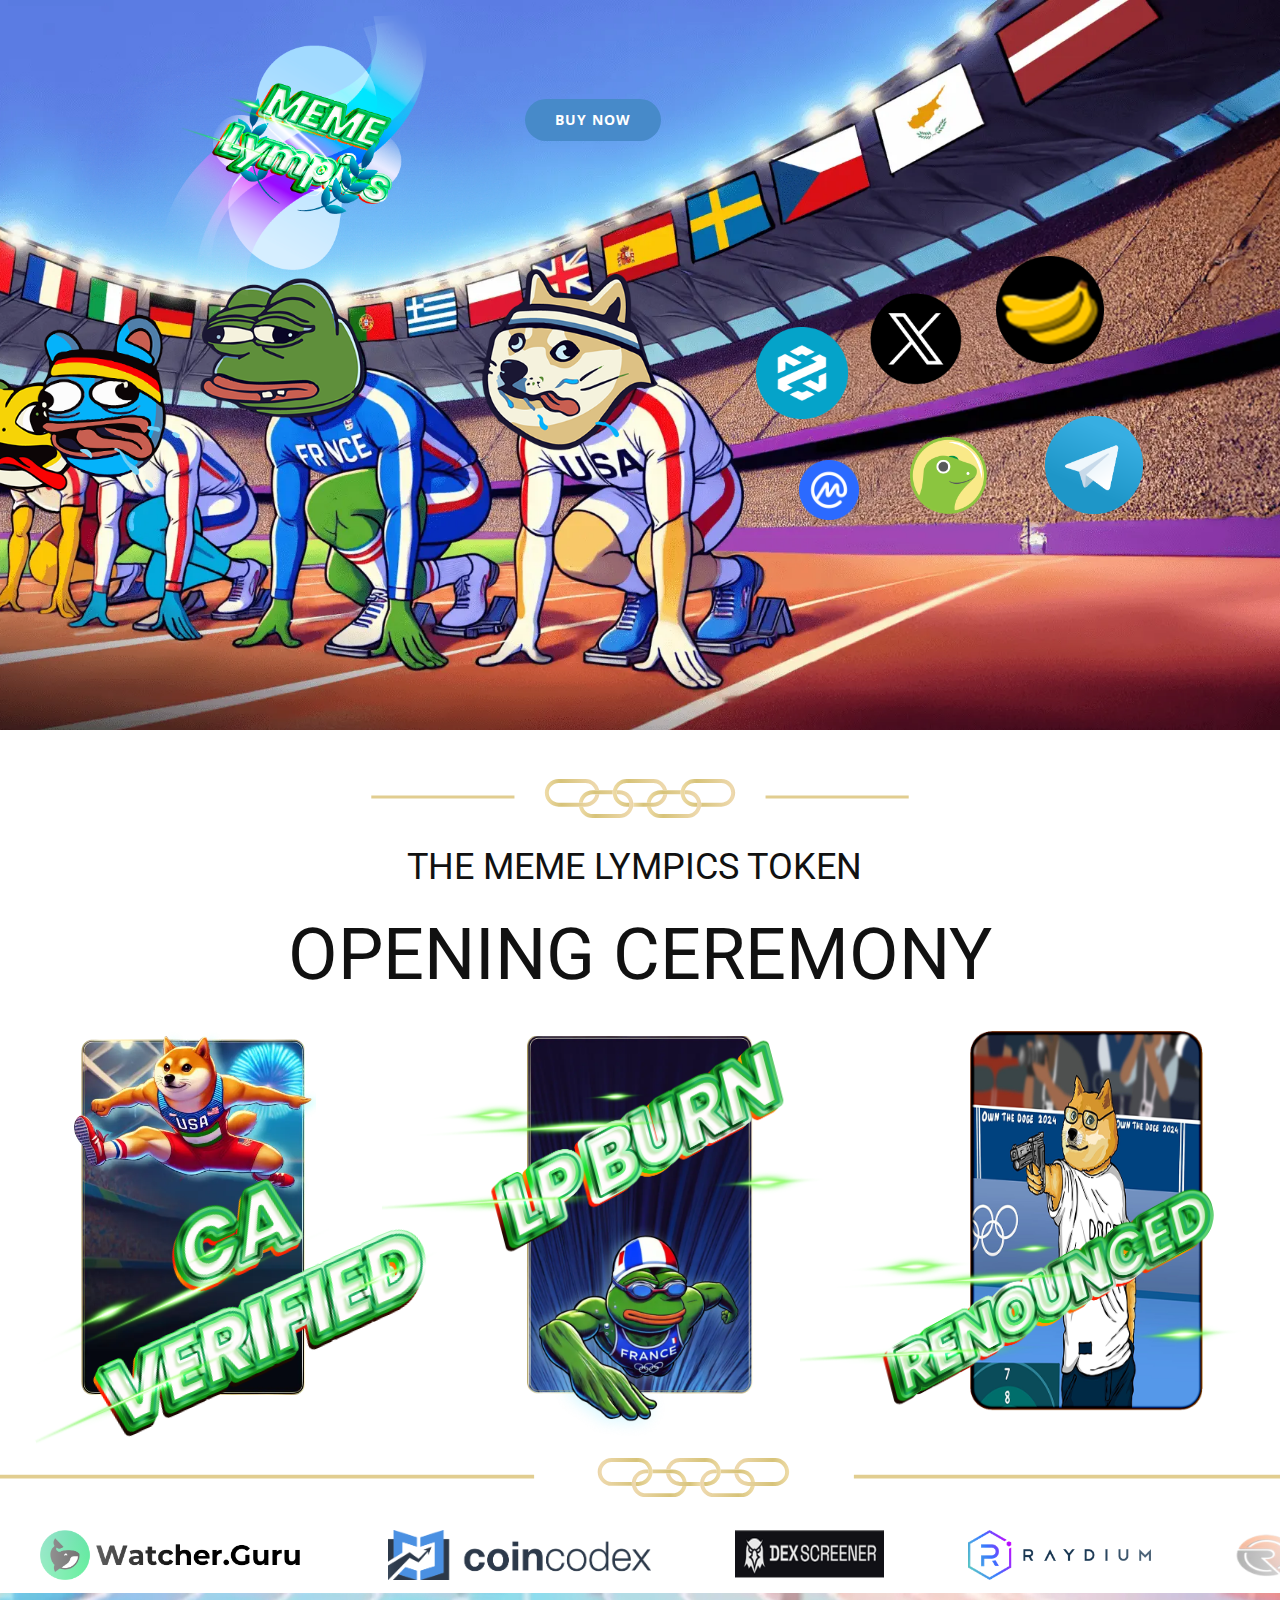
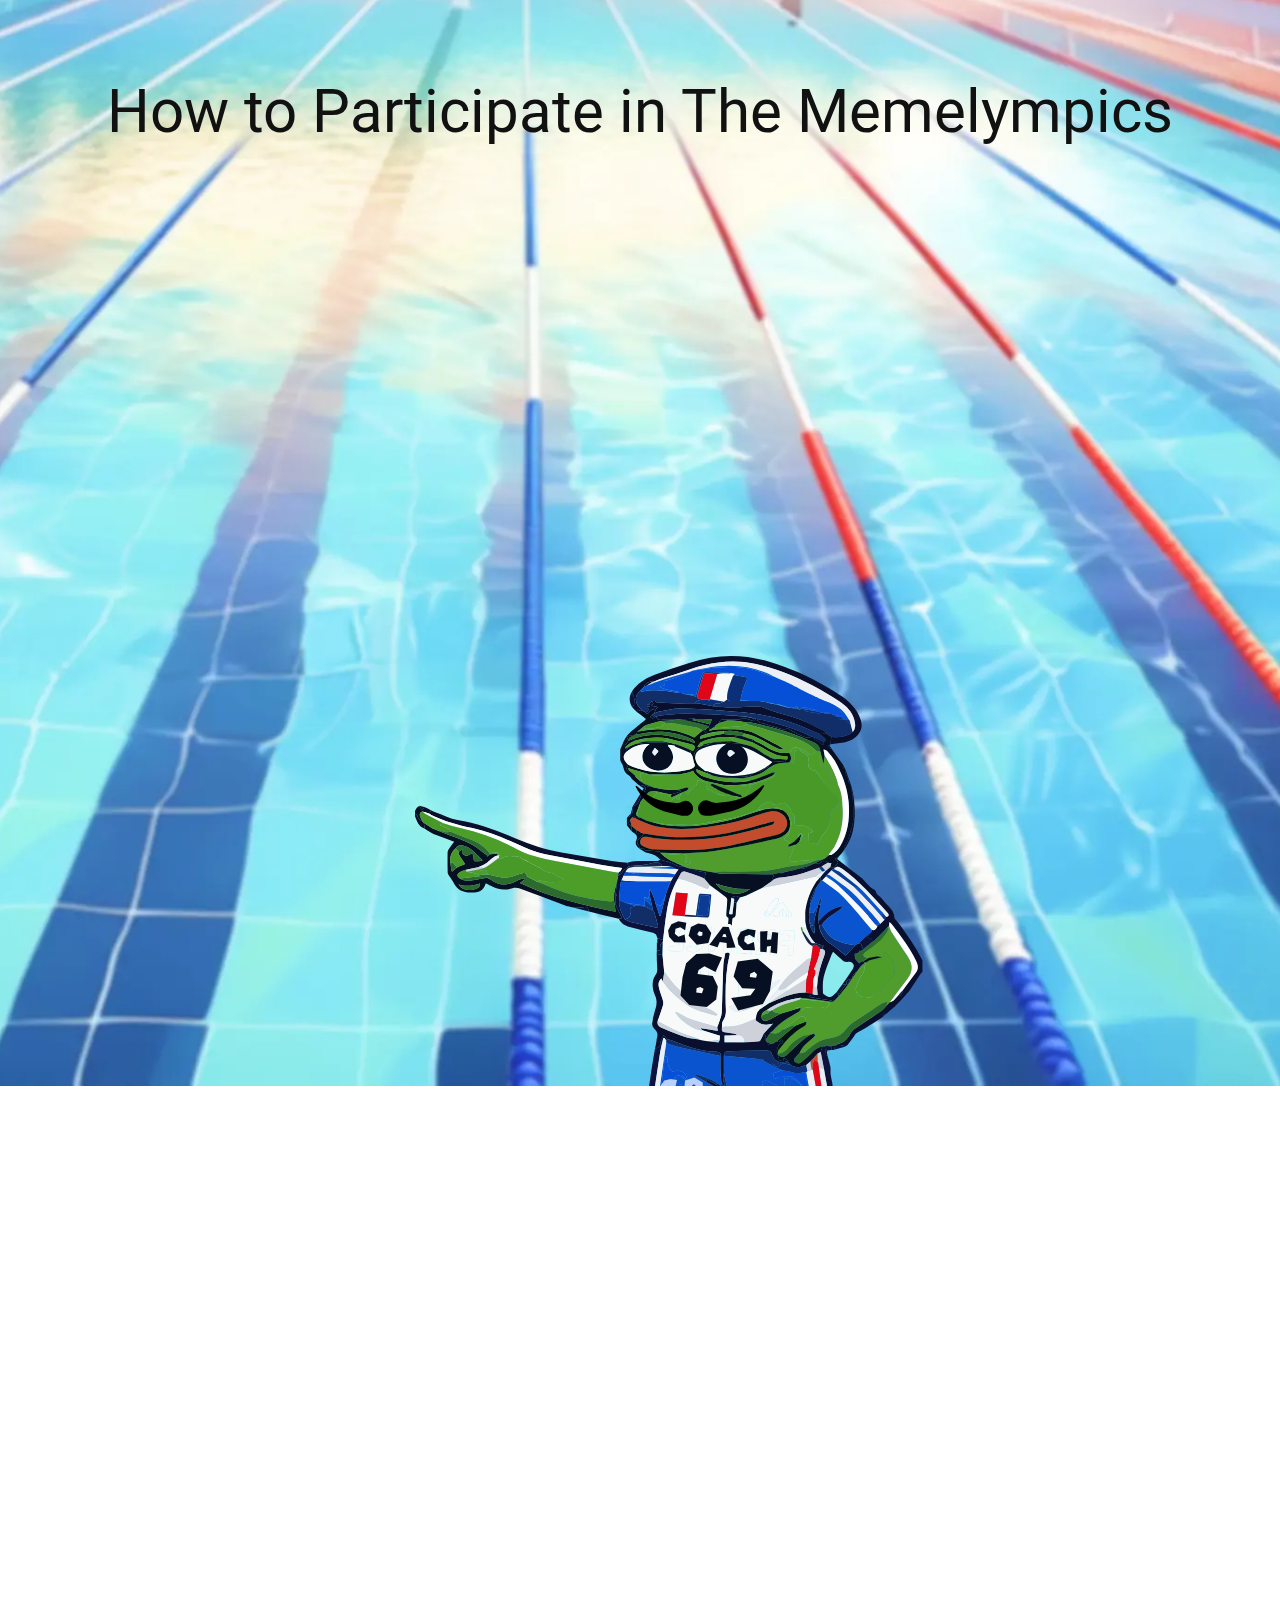
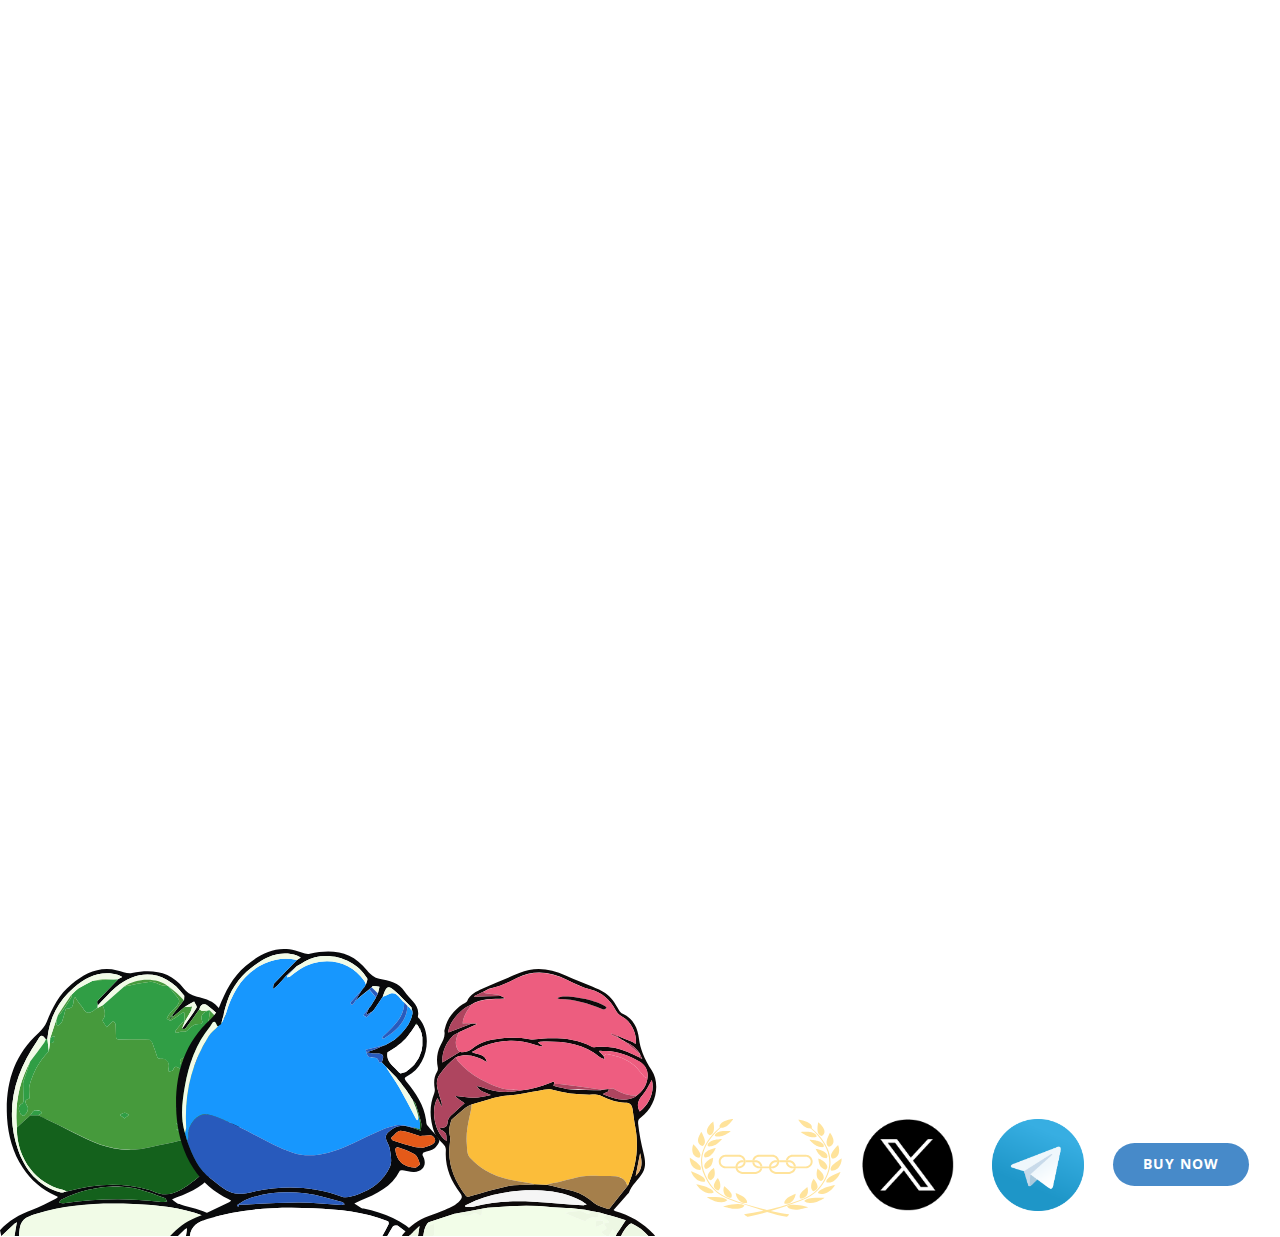
<file: index.html>
<!DOCTYPE html>
<html style="font-size: 16px;" lang="ena"><head>
    <meta name="viewport" content="width=device-width, initial-scale=1.0">
    <meta charset="utf-8">
    <meta name="keywords" content="tokenomics, Roadmap, How to buy​">
    <meta name="description" content="THE MEME LYMPICS TOKEN OPENING CEREMONY">
    <title>MEME LYMPICS</title>
    <link rel="stylesheet" href="nicepage.css" media="screen">
<link rel="stylesheet" href="MEME-LYMPICS.css" media="screen">
    <script class="u-script" type="text/javascript" src="jquery.js" defer=""></script>
    <script class="u-script" type="text/javascript" src="nicepage.js" defer=""></script>
    <meta name="generator" content="Nicepage 6.7.6, nicepage.com">
    <link id="u-theme-google-font" rel="stylesheet" href="https://fonts.googleapis.com/css?family=Roboto:100,100i,300,300i,400,400i,500,500i,700,700i,900,900i|Open+Sans:300,300i,400,400i,500,500i,600,600i,700,700i,800,800i">
    
    
    
    
    
    
    <script type="application/ld+json">{
		"@context": "http://schema.org",
		"@type": "Organization",
		"name": "MEME LYMPICS"
}</script>
    <meta name="theme-color" content="#478ac9">
    <meta property="og:title" content="MEME LYMPICS">
    <meta property="og:description" content="THE MEME LYMPICS TOKEN OPENING CEREMONY">
    <meta property="og:type" content="website">
  <meta data-intl-tel-input-cdn-path="intlTelInput/"></head>
  <body data-home-page="MEME-LYMPICS.html" data-home-page-title="MEME LYMPICS" data-path-to-root="./" data-include-products="false" class="u-body u-xl-mode" data-lang="ena">
    <section class="u-clearfix u-hidden-md u-hidden-sm u-white u-section-1" id="sec-c668">
      <img class="u-expanded-width u-image u-image-default u-image-1" src="images/JAGLB4JAr7TH.png" alt="" data-image-width="1920" data-image-height="1000">
      <img class="u-image u-image-contain u-image-default u-preserve-proportions u-image-2" src="images/pIxfX8z30qij.png" alt="" data-image-width="250" data-image-height="250" data-href="https://x.com/MemeLympicsBase" data-target="_blank">
      <img class="u-hidden-xs u-image u-image-contain u-image-default u-preserve-proportions u-image-3" src="images/0U2Pv58dZBvj.png" alt="" data-image-width="512" data-image-height="512" data-href="https://coinmarketcap.com" data-target="_blank">
      <img class="u-hidden-xs u-image u-image-contain u-image-default u-preserve-proportions u-image-4" src="images/TUzji2HEjnId.png" alt="" data-image-width="250" data-image-height="250" data-href="https://www.coingecko.com" data-target="_blank">
      <img class="u-image u-image-contain u-image-default u-preserve-proportions u-image-5" src="images/ILdD3Cn7EWu5.png" alt="" data-image-width="2500" data-image-height="2500" data-href="https://t.me/MEMELYMPICS_Base" data-target="_blank">
      <img class="u-hidden-xs u-image u-image-contain u-image-default u-preserve-proportions u-image-6" src="images/zyBM1lSh2uat.png" alt="" data-image-width="512" data-image-height="512" data-href="https://www.dextools.io" data-target="_blank">
      <img class="u-hidden-xs u-image u-image-contain u-image-default u-preserve-proportions u-image-7" src="images/1ASDASDZXCZ4.png" alt="" data-image-width="512" data-image-height="512" data-href="https://ape.store" data-target="_blank">
      <img class="u-image u-image-contain u-image-default u-preserve-proportions u-image-8" src="images/54607351.png" alt="" data-image-width="500" data-image-height="500">
      <a href="https://ape.store" class="u-btn u-btn-round u-button-style u-hover-palette-1-light-1 u-palette-1-base u-radius u-btn-1" target="_blank">BUY NOW</a>
    </section>
    <section class="u-clearfix u-hidden-md u-hidden-sm u-white u-section-2" id="sec-f2eb">
      <div class="u-align-left u-border-5 u-border-palette-2-base u-container-style u-expanded-width u-group u-palette-2-dark-3 u-radius u-shape-round u-group-1" data-animation-name="customAnimationIn" data-animation-duration="1500" data-animation-delay="500" data-animation-direction="">
        <div class="u-container-layout u-container-layout-1">
          <p class="u-align-center u-large-text u-text u-text-variant u-text-1"> contract: 0x4ee1ac64eed6179498ac9f498ffd95e0fd03d734</p>
        </div>
      </div>
      <img class="u-image u-image-contain u-image-default u-image-1" src="images/8y1AQsAAVrQQ.svg" alt="" data-image-width="372" data-image-height="27">
      <h1 class="u-align-center-xs u-text u-text-2"> THE MEME LYMPICS TOKEN</h1>
      <h1 class="u-align-left-lg u-align-left-md u-align-left-sm u-align-left-xl u-text u-text-default u-text-3"> OPENING CEREMONY</h1>
      <img class="u-image u-image-default u-image-2" src="images/80I4pAtXm1ja.webp" alt="" data-image-width="430" data-image-height="676">
      <img class="u-image u-image-default u-image-3" src="images/CPk6Fs41cqBl.webp" alt="" data-image-width="588" data-image-height="1058">
      <img class="u-image u-image-default u-image-4" src="images/L6YXvXe6DwbD.png" alt="" data-image-width="629" data-image-height="965">
      <div class="u-rotation-parent u-rotation-parent-1">
        <img class="u-image u-image-contain u-image-default u-image-5" src="images/driver_textASDASD_effect.png" alt="" data-image-width="2000" data-image-height="1250">
      </div>
      <img class="u-image u-image-contain u-image-default u-image-6" src="images/driver_ZXCZXCtext_effect.png" alt="" data-image-width="2000" data-image-height="1250">
      <img class="u-image u-image-contain u-image-default u-image-7" src="images/driver_tZXCZXext_effect.png" alt="" data-image-width="2000" data-image-height="1250"><span class="u-icon u-icon-1"><svg class="u-svg-link" preserveAspectRatio="xMidYMin slice" viewBox="0 0 1139 21" style=""><use xmlns:xlink="http://www.w3.org/1999/xlink" xlink:href="#svg-cfed"></use></svg><svg xmlns="http://www.w3.org/2000/svg" xmlns:xlink="http://www.w3.org/1999/xlink" version="1.1" xml:space="preserve" class="u-svg-content" viewBox="0 0 1139 21" id="svg-cfed" fill="none"><line x1="655" y1="10" x2="1139" y2="10" stroke="#E1CD90" stroke-width="2"></line><line y1="10" x2="484" y2="10" stroke="#E1CD90" stroke-width="2"></line><path d="M538.38 13.5462C538.38 13.285 538.399 13.0298 538.435 12.7808H536.291C536.266 13.0298 536.254 13.285 536.254 13.5462C536.254 14.0139 536.297 14.4695 536.382 14.9069H538.563C538.447 14.4695 538.386 14.0139 538.386 13.5462H538.38Z" fill="url(#paint0_linear_261_3534)"></path><path d="M547.359 7.45355C547.359 7.70869 547.346 7.96382 547.322 8.21288C546.939 11.967 543.762 14.9071 539.905 14.9071H538.563C538.447 14.4697 538.386 14.0141 538.386 13.5464C538.386 13.0786 538.405 13.0301 538.441 12.781H539.905C542.584 12.781 544.807 10.7946 545.178 8.21288C545.214 7.96382 545.233 7.70869 545.233 7.45355C545.233 6.97973 545.172 6.52414 545.056 6.08677C544.455 3.80878 542.371 2.12004 539.905 2.12004H525.454C522.513 2.12004 520.126 4.51344 520.126 7.44748C520.126 10.3815 522.52 12.7749 525.454 12.7749H536.291C536.266 13.024 536.254 13.2791 536.254 13.5403C536.254 14.0081 536.297 14.4637 536.382 14.901H525.454C521.347 14.9132 518 11.5661 518 7.45355C518 3.34104 521.347 0 525.454 0H539.899C543.544 0 546.587 2.63031 547.231 6.09284C547.31 6.53629 547.359 6.99188 547.359 7.45963V7.45355Z" fill="url(#paint1_linear_261_3534)"></path><path d="M558.159 18.874H543.714C541.248 18.874 539.164 17.1852 538.563 14.9073C538.447 14.4699 538.386 14.0143 538.386 13.5465C538.386 13.0788 538.405 13.0302 538.441 12.7811C538.812 10.1994 541.035 8.21303 543.714 8.21303H545.178C545.214 7.96397 545.232 7.70884 545.232 7.4537C545.232 6.97988 545.172 6.52429 545.056 6.08691H543.714C539.863 6.08691 536.679 9.02703 536.297 12.7811C536.272 13.0302 536.26 13.2853 536.26 13.5465C536.26 14.0143 536.303 14.4699 536.388 14.9073C537.032 18.3698 540.075 21.0001 543.72 21.0001H558.165C561.81 21.0001 564.853 18.3698 565.497 14.9073H563.317C562.715 17.1852 560.632 18.874 558.165 18.874H558.159ZM547.322 8.21303H558.159C560.838 8.21303 563.061 10.1994 563.432 12.7811H565.576C565.194 9.02703 562.011 6.08691 558.159 6.08691H547.237C547.316 6.53036 547.365 6.98596 547.365 7.4537C547.365 7.92145 547.353 7.96397 547.328 8.21303H547.322Z" fill="url(#paint2_linear_261_3534)"></path><path d="M594.668 18.874H580.222C577.756 18.874 575.672 17.1852 575.071 14.9073C574.956 14.4699 574.895 14.0143 574.895 13.5465C574.895 13.0788 574.913 13.0302 574.95 12.7811C575.32 10.1994 577.543 8.21303 580.222 8.21303H581.686C581.723 7.96397 581.741 7.70884 581.741 7.4537C581.741 6.97988 581.68 6.52429 581.565 6.08691H580.222C576.371 6.08691 573.188 9.02703 572.805 12.7811C572.781 13.0302 572.769 13.2853 572.769 13.5465C572.769 14.0143 572.811 14.4699 572.896 14.9073C573.54 18.3698 576.584 21.0001 580.228 21.0001H594.674C598.319 21.0001 601.362 18.3698 602.006 14.9073H599.825C599.224 17.1852 597.14 18.874 594.674 18.874H594.668ZM583.831 8.21303H594.668C597.347 8.21303 599.57 10.1994 599.94 12.7811H602.085C601.702 9.02703 598.519 6.08691 594.668 6.08691H583.746C583.825 6.53036 583.873 6.98596 583.873 7.4537C583.873 7.92145 583.861 7.96397 583.837 8.21303H583.831Z" fill="url(#paint3_linear_261_3534)"></path><path d="M583.867 7.45355C583.867 7.70869 583.855 7.96382 583.831 8.21288C583.448 11.967 580.265 14.9071 576.414 14.9071H575.071C574.956 14.4697 574.895 14.0141 574.895 13.5464C574.895 13.0786 574.913 13.0301 574.95 12.781H576.414C579.093 12.781 581.316 10.7946 581.686 8.21288C581.723 7.96382 581.741 7.70869 581.741 7.45355C581.741 6.97973 581.68 6.52414 581.565 6.08677C580.964 3.80878 578.88 2.12004 576.414 2.12004H561.968C559.502 2.12004 557.418 3.80271 556.817 6.08677H554.636C555.28 2.63031 558.323 0 561.968 0H576.414C580.058 0 583.102 2.63031 583.746 6.09284C583.825 6.53629 583.873 6.99188 583.873 7.45963L583.867 7.45355Z" fill="url(#paint4_linear_261_3534)"></path><path d="M572.769 13.5464C572.769 14.0142 572.811 14.4697 572.896 14.9071H561.974C558.117 14.9071 554.94 11.967 554.557 8.21289H556.701C557.072 10.7946 559.295 12.781 561.974 12.781H572.811C572.787 13.0301 572.775 13.2852 572.775 13.5464H572.769Z" fill="url(#paint5_linear_261_3534)"></path><path d="M620.375 7.45355C620.375 11.5661 617.028 14.9071 612.922 14.9071H598.476C594.625 14.9071 591.442 11.967 591.059 8.21288H593.204C593.574 10.7946 595.798 12.781 598.476 12.781H612.922C615.862 12.781 618.249 10.3937 618.249 7.45355C618.249 4.51344 615.856 2.12612 612.922 2.12612H598.476C596.01 2.12612 593.927 3.80878 593.325 6.09284H591.144C591.788 2.63031 594.832 0 598.476 0H612.922C617.034 0 620.375 3.34711 620.375 7.45355Z" fill="url(#paint6_linear_261_3534)"></path><defs><linearGradient id="paint0_linear_261_3534" x1="534.901" y1="12.882" x2="544.087" y2="12.9854" gradientUnits="userSpaceOnUse"><stop stop-color="#FFF3C7"></stop><stop offset="0.0397482" stop-color="#B1995A"></stop><stop offset="0.16" stop-color="#EED9AE"></stop><stop offset="0.325" stop-color="#D7C379"></stop><stop offset="0.45" stop-color="#FFEDCA"></stop><stop offset="0.535465" stop-color="#FFFAEB"></stop><stop offset="0.62" stop-color="#C4B270"></stop><stop offset="0.81" stop-color="#FFEDAA"></stop><stop offset="0.917701" stop-color="#FFF8DD"></stop><stop offset="1" stop-color="#AF9D5A"></stop>
</linearGradient><linearGradient id="paint1_linear_261_3534" x1="500.794" y1="0.709858" x2="617.591" y2="3.09562" gradientUnits="userSpaceOnUse"><stop stop-color="#FFF3C7"></stop><stop offset="0.0397482" stop-color="#B1995A"></stop><stop offset="0.16" stop-color="#EED9AE"></stop><stop offset="0.325" stop-color="#D7C379"></stop><stop offset="0.45" stop-color="#FFEDCA"></stop><stop offset="0.535465" stop-color="#FFFAEB"></stop><stop offset="0.62" stop-color="#C4B270"></stop><stop offset="0.81" stop-color="#FFEDAA"></stop><stop offset="0.917701" stop-color="#FFF8DD"></stop><stop offset="1" stop-color="#AF9D5A"></stop>
</linearGradient><linearGradient id="paint2_linear_261_3534" x1="519.079" y1="6.79706" x2="635.707" y2="9.17495" gradientUnits="userSpaceOnUse"><stop stop-color="#FFF3C7"></stop><stop offset="0.0397482" stop-color="#B1995A"></stop><stop offset="0.16" stop-color="#EED9AE"></stop><stop offset="0.325" stop-color="#D7C379"></stop><stop offset="0.45" stop-color="#FFEDCA"></stop><stop offset="0.535465" stop-color="#FFFAEB"></stop><stop offset="0.62" stop-color="#C4B270"></stop><stop offset="0.81" stop-color="#FFEDAA"></stop><stop offset="0.917701" stop-color="#FFF8DD"></stop><stop offset="1" stop-color="#AF9D5A"></stop>
</linearGradient><linearGradient id="paint3_linear_261_3534" x1="555.587" y1="6.79706" x2="672.215" y2="9.17495" gradientUnits="userSpaceOnUse"><stop stop-color="#FFF3C7"></stop><stop offset="0.0397482" stop-color="#B1995A"></stop><stop offset="0.16" stop-color="#EED9AE"></stop><stop offset="0.325" stop-color="#D7C379"></stop><stop offset="0.45" stop-color="#FFEDCA"></stop><stop offset="0.535465" stop-color="#FFFAEB"></stop><stop offset="0.62" stop-color="#C4B270"></stop><stop offset="0.81" stop-color="#FFEDAA"></stop><stop offset="0.917701" stop-color="#FFF8DD"></stop><stop offset="1" stop-color="#AF9D5A"></stop>
</linearGradient><linearGradient id="paint4_linear_261_3534" x1="537.501" y1="0.709858" x2="653.815" y2="3.07593" gradientUnits="userSpaceOnUse"><stop stop-color="#FFF3C7"></stop><stop offset="0.0397482" stop-color="#B1995A"></stop><stop offset="0.16" stop-color="#EED9AE"></stop><stop offset="0.325" stop-color="#D7C379"></stop><stop offset="0.45" stop-color="#FFEDCA"></stop><stop offset="0.535465" stop-color="#FFFAEB"></stop><stop offset="0.62" stop-color="#C4B270"></stop><stop offset="0.81" stop-color="#FFEDAA"></stop><stop offset="0.917701" stop-color="#FFF8DD"></stop><stop offset="1" stop-color="#AF9D5A"></stop>
</linearGradient><linearGradient id="paint5_linear_261_3534" x1="543.809" y1="8.53166" x2="616.739" y2="10.6039" gradientUnits="userSpaceOnUse"><stop stop-color="#FFF3C7"></stop><stop offset="0.0397482" stop-color="#B1995A"></stop><stop offset="0.16" stop-color="#EED9AE"></stop><stop offset="0.325" stop-color="#D7C379"></stop><stop offset="0.45" stop-color="#FFEDCA"></stop><stop offset="0.535465" stop-color="#FFFAEB"></stop><stop offset="0.62" stop-color="#C4B270"></stop><stop offset="0.81" stop-color="#FFEDAA"></stop><stop offset="0.917701" stop-color="#FFF8DD"></stop><stop offset="1" stop-color="#AF9D5A"></stop>
</linearGradient><linearGradient id="paint6_linear_261_3534" x1="573.878" y1="0.709858" x2="690.506" y2="3.08872" gradientUnits="userSpaceOnUse"><stop stop-color="#FFF3C7"></stop><stop offset="0.0397482" stop-color="#B1995A"></stop><stop offset="0.16" stop-color="#EED9AE"></stop><stop offset="0.325" stop-color="#D7C379"></stop><stop offset="0.45" stop-color="#FFEDCA"></stop><stop offset="0.535465" stop-color="#FFFAEB"></stop><stop offset="0.62" stop-color="#C4B270"></stop><stop offset="0.81" stop-color="#FFEDAA"></stop><stop offset="0.917701" stop-color="#FFF8DD"></stop><stop offset="1" stop-color="#AF9D5A"></stop>
</linearGradient>
</defs></svg></span>
    </section>

    <section>

      <div class="logos">
        <div class="logos-slide">
          <img src="images/watcherguru.webp" />
          <img src="images/coincodex.png" />
          <img src="images/dex.png" />
          <img src="images/raydium.png" />
          <img src="images/coinrepublic.webp" />
          <img src="images/dextools.png" />
          <img src="images/telegram.webp" />
          <img src="images/apestore.png" />
          <img src="images/base.png" />
          <img src="images/watcherguru.webp" />
          <img src="images/coincodex.png" />
          <img src="images/dex.png" />
          <img src="images/raydium.png" />
          <img src="images/coinrepublic.webp" />
          <img src="images/dextools.png" />
          <img src="images/telegram.webp" />
          <img src="images/apestore.png" />
          <img src="images/base.png" />
          <img src="images/watcherguru.webp" />
          <img src="images/coincodex.png" />
          <img src="images/dex.png" />
          <img src="images/raydium.png" />
          <img src="images/coinrepublic.webp" />
          <img src="images/dextools.png" />
          <img src="images/telegram.webp" />
          <img src="images/apestore.png" />
          <img src="images/base.png" />
  
        </div>
      </div>
  
    </section>



    <section class="u-clearfix u-hidden-md u-hidden-sm u-image u-section-3" id="sec-0ed5" data-image-width="1441" data-image-height="1168">
      <div class="u-clearfix u-sheet u-valign-bottom u-sheet-1">
        <h1 class="u-align-center u-text u-text-1"> How to Participate in The Memelympics</h1>
        <div class="u-expanded-width u-list u-list-1">
          <div class="u-repeater u-repeater-1">
            <div class="u-align-center u-border-3 u-border-no-bottom u-border-no-left u-border-no-right u-border-palette-2-base u-container-align-left u-container-style u-hover-feature u-list-item u-palette-2-dark-3 u-radius u-repeater-item u-shape-round u-list-item-1" data-animation-name="customAnimationIn" data-animation-duration="1500" data-animation-delay="500">
              <div class="u-container-layout u-similar-container u-container-layout-1">
                <h3 class="u-align-left u-text u-text-2"> Create a wallet</h3>
                <p class="u-align-left u-text u-text-3"> download METAMASK wallet your wallet of choice from chromewebstore.</p>
              </div>
            </div>
            <div class="u-align-center u-border-3 u-border-no-bottom u-border-no-left u-border-no-right u-border-palette-2-base u-container-align-left u-container-style u-hover-feature u-list-item u-palette-2-dark-3 u-radius u-repeater-item u-shape-round u-list-item-2" data-animation-name="customAnimationIn" data-animation-duration="1000">
              <div class="u-container-layout u-similar-container u-container-layout-2">
                <h3 class="u-align-left u-text u-text-4"> Get Some ETH</h3>
                <p class="u-align-left u-text u-text-5"> have ETH in your wallet to switch to $​MEME LYMPICS. If you don’t have any ETH, transfer from another wallet, or buy on another exchange and send it to your wallet.</p>
              </div>
            </div>
            <div class="u-align-center u-border-3 u-border-no-bottom u-border-no-left u-border-no-right u-border-palette-2-base u-container-align-left u-container-style u-hover-feature u-list-item u-palette-2-dark-3 u-radius u-repeater-item u-shape-round u-list-item-3" data-animation-name="customAnimationIn" data-animation-duration="1000">
              <div class="u-container-layout u-similar-container u-container-layout-3">
                <h3 class="u-align-left u-text u-text-6"> Go to UNISWAP</h3>
                <p class="u-align-left u-text u-text-7"> connect to UNISWAP. <a href="https://ape.store" target="_blank" class="OYPEnA font-feature-calt-off font-feature-clig-off font-feature-liga-off text-decoration-underline text-strikethrough-none u-active-none u-border-none u-btn u-button-style u-hover-none u-none u-text-palette-1-base u-btn-1">Get Some ETH have ETH in your wallet to switch to $​​MEME LYMPICS.</a>
                  <a href="https://raydium.io" target="_blank" rel="noopener" class="OYPEnA font-feature-calt-off font-feature-clig-off font-feature-liga-off text-decoration-underline text-strikethrough-none u-active-none u-border-none u-btn u-button-style u-hover-none u-none u-text-palette-1-base white-space-prewrap u-btn-2"></a>
                  <a href="https://ape.store" target="_blank" class="OYPEnA font-feature-calt-off font-feature-clig-off font-feature-liga-off text-decoration-underline text-strikethrough-none u-active-none u-border-none u-btn u-button-style u-hover-none u-none u-text-palette-1-base u-btn-3">If you don’t have any ETH, transfer from another wallet,</a>
                  <a href="https://raydium.io" target="_blank" rel="noopener" class="OYPEnA font-feature-calt-off font-feature-clig-off font-feature-liga-off text-decoration-underline text-strikethrough-none u-active-none u-border-none u-btn u-button-style u-hover-none u-none u-text-palette-1-base white-space-prewrap u-btn-4"></a>
                  <a href="https://ape.store" target="_blank" class="OYPEnA font-feature-calt-off font-feature-clig-off font-feature-liga-off text-decoration-underline text-strikethrough-none u-active-none u-border-none u-btn u-button-style u-hover-none u-none u-text-palette-1-base u-btn-5">or buy on another exchange and send it to your wallet.</a> in google chrome or any browser you have the wallet in. Connect your wallet. Paste the $​​​MEME LYMPICS token address into UNISWAP, select MEME LYMPICS, and confirm. When UNISWAP prompts you for a wallet signature, sign
                </p>
              </div>
            </div>
          </div>
        </div>
        <div class="custom-expanded u-list u-list-2">
          <div class="u-repeater u-repeater-2">
            <div class="u-align-center u-border-3 u-border-no-bottom u-border-no-left u-border-no-right u-border-palette-2-base u-container-align-left u-container-style u-hover-feature u-list-item u-palette-2-dark-3 u-radius u-repeater-item u-shape-round u-list-item-4" data-animation-name="customAnimationIn" data-animation-duration="1000">
              <div class="u-container-layout u-similar-container u-container-layout-4">
                <h3 class="u-align-left u-text u-text-8"> Switch ETH for ​MEME LYMPICS</h3>
                <p class="u-align-left u-text u-text-9">switch ETH for $​​​MEME LYMPICS. We have ZERO taxes so you don’t need to worry about buying with a specific slippage, although you may need to use slippage during times of market volatility. </p>
              </div>
            </div>
          </div>
        </div>
        <img class="u-image u-image-contain u-image-default u-image-1" src="images/VDnA9lgaNMWc.svg" alt="" data-image-width="386" data-image-height="327">
      </div>
      
      
      
      
      
      
      
    </section>
    <section class="u-clearfix u-hidden-md u-hidden-sm u-white u-section-4" id="sec-bace">
      <div class="u-clearfix u-custom-html u-expanded-width u-custom-html-1">
        <style>#dexscreener-embed{position:relative;width:100%;padding-bottom:125%;}@media(min-width:1400px){#dexscreener-embed{padding-bottom:65%;}}#dexscreener-embed iframe{position:absolute;width:100%;height:100%;top:0;left:0;border:0;}</style>
        <div id="dexscreener-embed">
          <iframe src="https://dexscreener.com/bsc/0xb125aa15ad943d96e813e4a06d0c34716f897e26?embed=1&amp;theme=dark"></iframe>
        </div>
      </div>
      <img class="u-image u-image-default u-image-1" src="images/RmJHsinOvUxD.svg" alt="" data-image-width="320" data-image-height="139">
      <a href="https://ape.store" class="u-btn u-btn-round u-button-style u-hover-palette-1-light-1 u-palette-1-base u-radius u-btn-1" target="_blank">BUY NOW</a>
      <img class="u-image u-image-contain u-image-default u-preserve-proportions u-image-2" src="images/ILdD3Cn7EWu5.png" alt="" data-image-width="2500" data-image-height="2500" data-href="https://t.me/MEMELYMPICS_Base" data-target="_blank">
      <img class="u-image u-image-contain u-image-default u-preserve-proportions u-image-3" src="images/pIxfX8z30qij.png" alt="" data-image-width="250" data-image-height="250" data-href="https://x.com/MemeLympicsBase" data-target="_blank">
      <img class="u-image u-image-contain u-image-default u-preserve-proportions u-image-4" src="images/mjL7kdhuPgff.svg" alt="" data-image-width="41" data-image-height="26">
    </section>
  
</body></html>
</file>
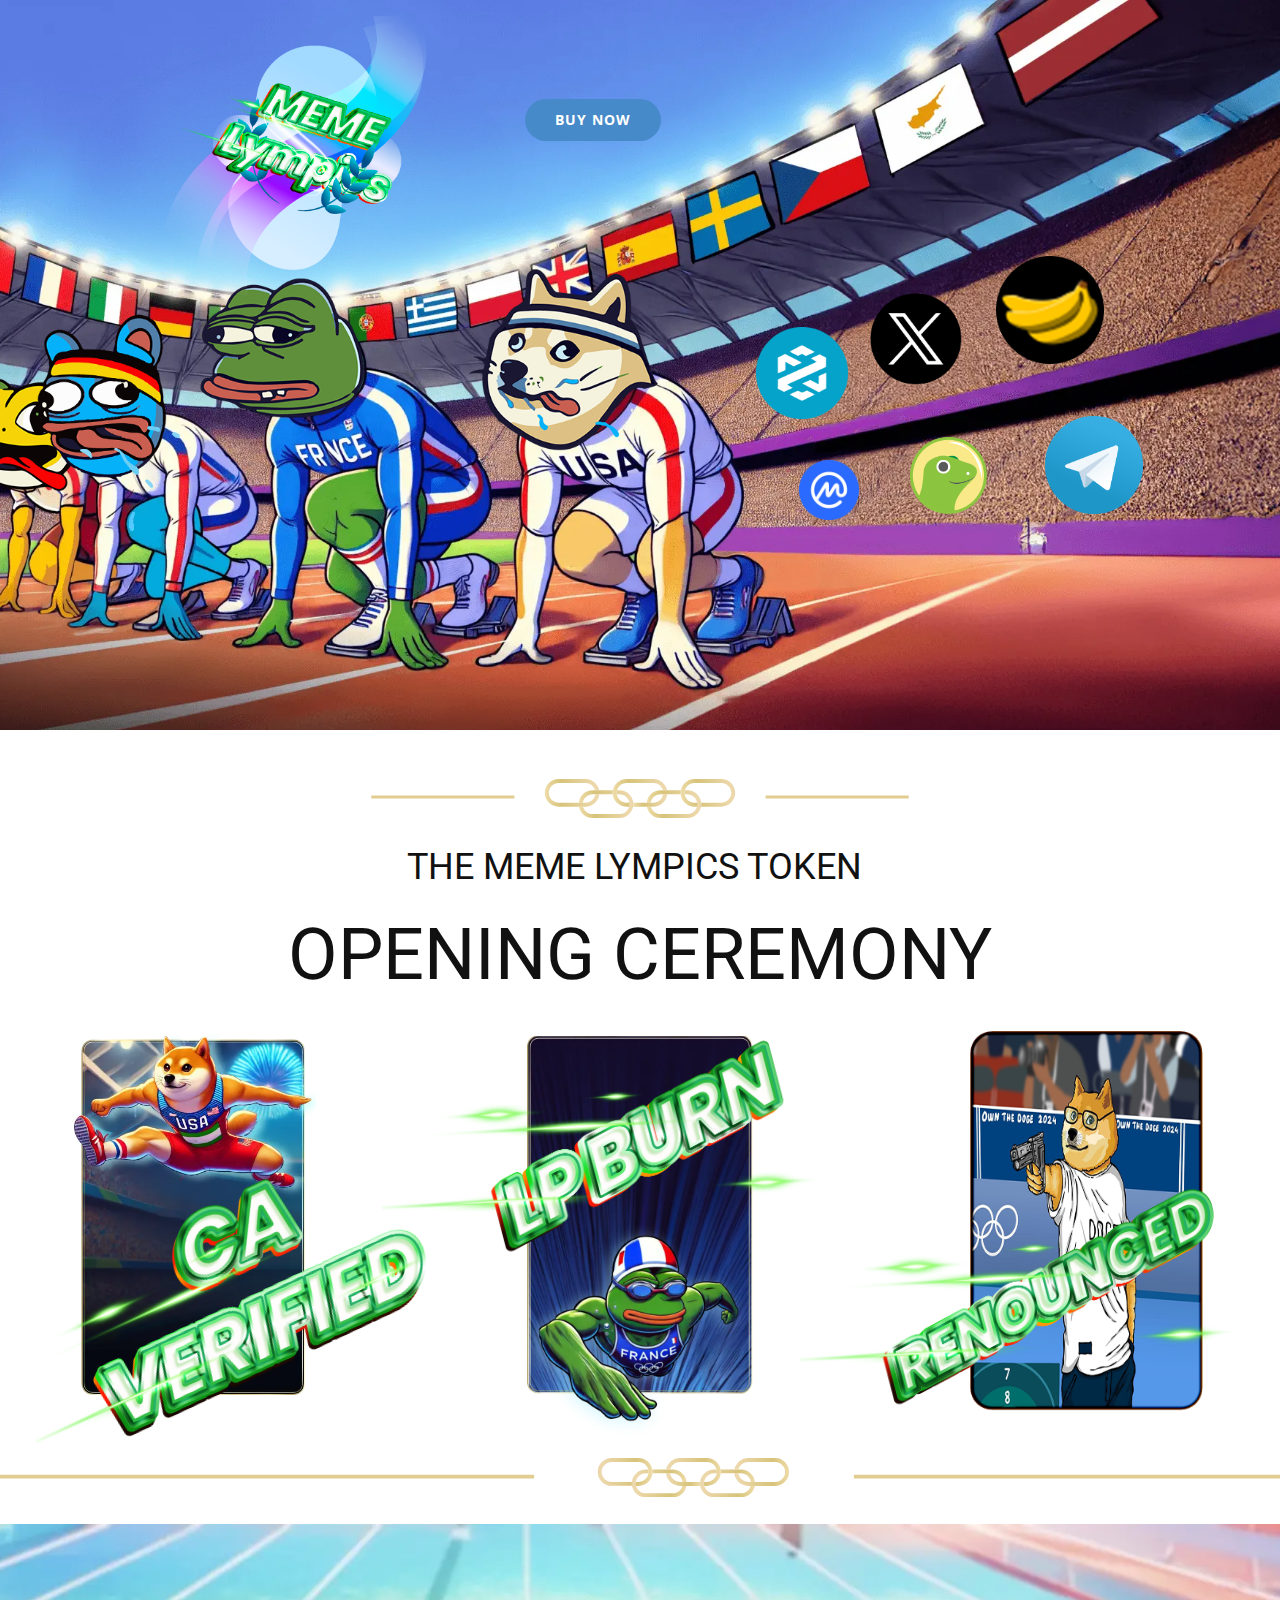
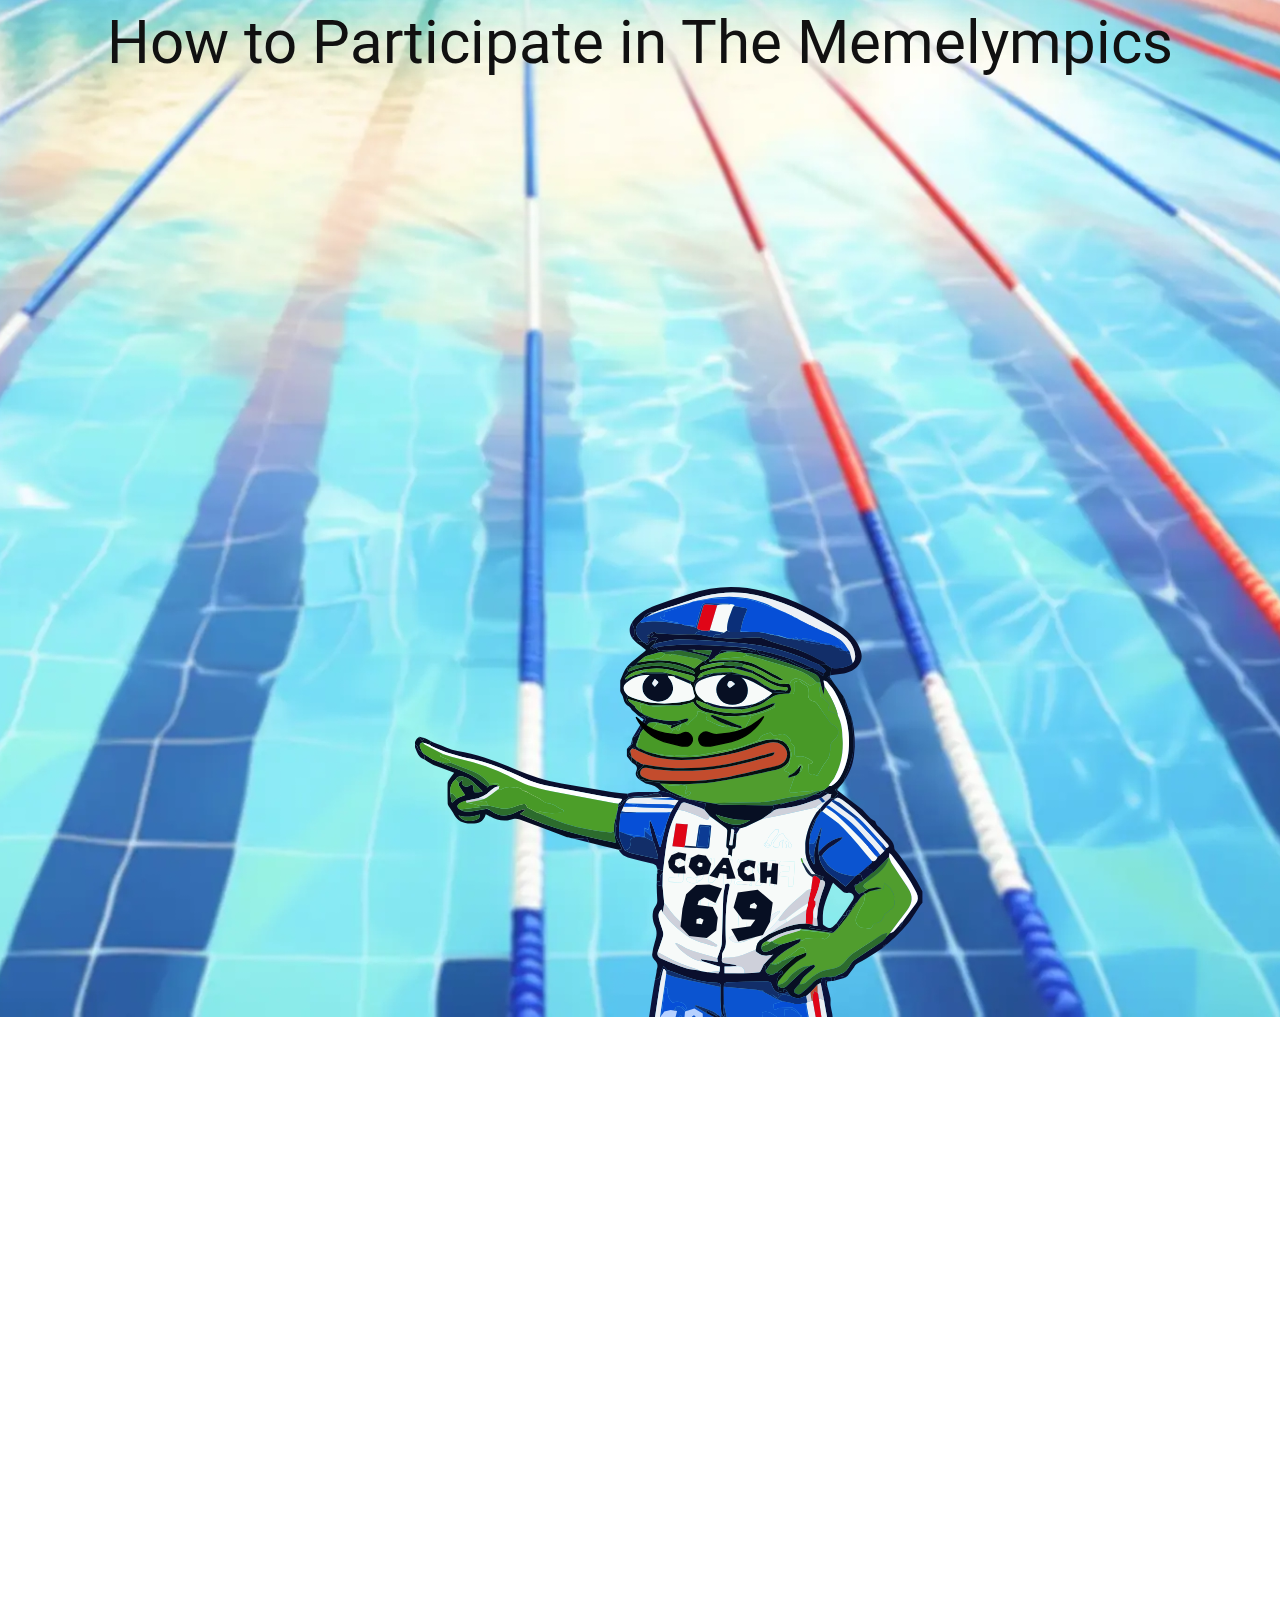
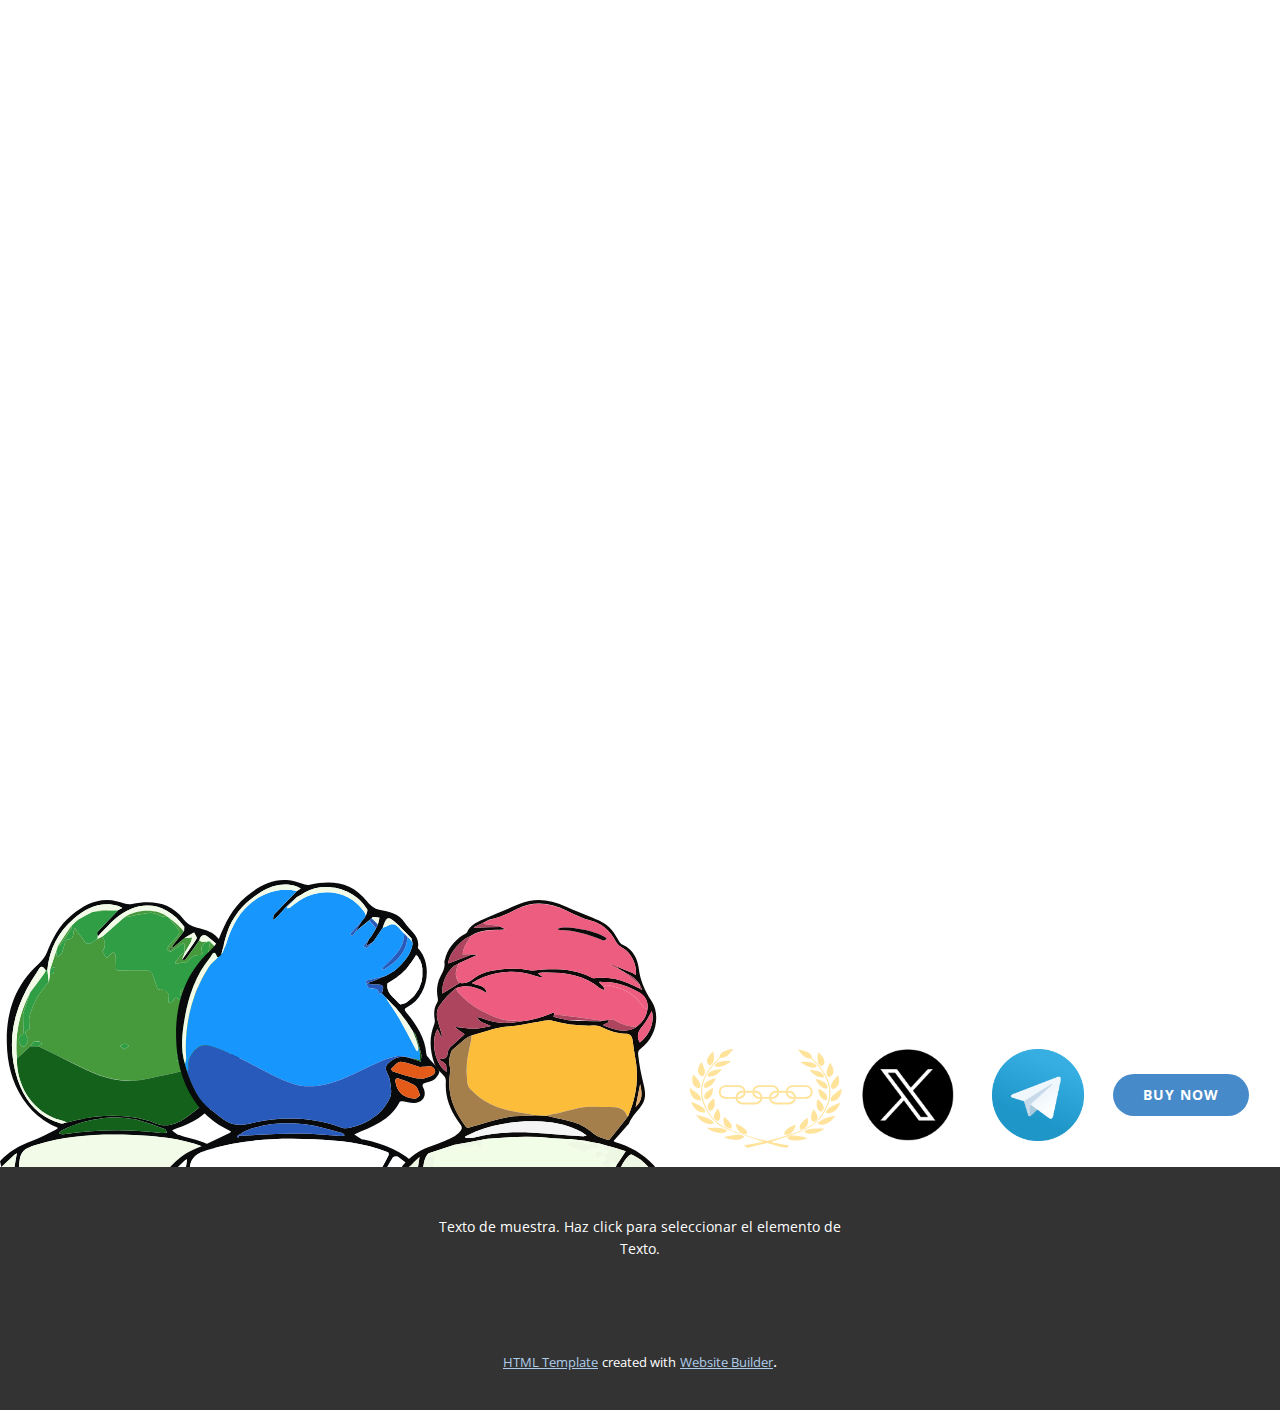
<file: MEME-LYMPICS.html>
<!DOCTYPE html>
<html style="font-size: 16px;" lang="ena"><head>
    <meta name="viewport" content="width=device-width, initial-scale=1.0">
    <meta charset="utf-8">
    <meta name="keywords" content="tokenomics, Roadmap, How to buy​">
    <meta name="description" content="One Pepe In a world full of mysteries and wonders, there is a legend about an incomparable treasure known as the ">
    <title>MEME LYMPICS</title>
    <link rel="stylesheet" href="nicepage.css" media="screen">
<link rel="stylesheet" href="MEME-LYMPICS.css" media="screen">
    <script class="u-script" type="text/javascript" src="jquery.js" defer=""></script>
    <script class="u-script" type="text/javascript" src="nicepage.js" defer=""></script>
    <meta name="generator" content="Nicepage 6.7.6, nicepage.com">
    <link id="u-theme-google-font" rel="stylesheet" href="https://fonts.googleapis.com/css?family=Roboto:100,100i,300,300i,400,400i,500,500i,700,700i,900,900i|Open+Sans:300,300i,400,400i,500,500i,600,600i,700,700i,800,800i">
    
    
    
    
    
    
    <script type="application/ld+json">{
		"@context": "http://schema.org",
		"@type": "Organization",
		"name": "MEME LYMPICS"
}</script>
    <meta name="theme-color" content="#478ac9">
    <meta property="og:title" content="MEME LYMPICS">
    <meta property="og:description" content="One Pepe In a world full of mysteries and wonders, there is a legend about an incomparable treasure known as the ">
    <meta property="og:type" content="website">
  <meta data-intl-tel-input-cdn-path="intlTelInput/"></head>
  <body data-path-to-root="./" data-include-products="false" class="u-body u-xl-mode" data-lang="ena">
    <section class="u-clearfix u-hidden-md u-hidden-sm u-white u-section-1" id="sec-c668">
      <img class="u-expanded-width u-image u-image-default u-image-1" src="images/JAGLB4JAr7TH.png" alt="" data-image-width="1920" data-image-height="1000">
      <img class="u-image u-image-contain u-image-default u-preserve-proportions u-image-2" src="images/pIxfX8z30qij.png" alt="" data-image-width="250" data-image-height="250" data-href="https://x.com/MemeLympicsBase" data-target="_blank">
      <img class="u-hidden-xs u-image u-image-contain u-image-default u-preserve-proportions u-image-3" src="images/0U2Pv58dZBvj.png" alt="" data-image-width="512" data-image-height="512" data-href="https://coinmarketcap.com" data-target="_blank">
      <img class="u-hidden-xs u-image u-image-contain u-image-default u-preserve-proportions u-image-4" src="images/TUzji2HEjnId.png" alt="" data-image-width="250" data-image-height="250" data-href="https://www.coingecko.com" data-target="_blank">
      <img class="u-image u-image-contain u-image-default u-preserve-proportions u-image-5" src="images/ILdD3Cn7EWu5.png" alt="" data-image-width="2500" data-image-height="2500" data-href="https://t.me/MEMELYMPICS_Base" data-target="_blank">
      <img class="u-hidden-xs u-image u-image-contain u-image-default u-preserve-proportions u-image-6" src="images/zyBM1lSh2uat.png" alt="" data-image-width="512" data-image-height="512" data-href="https://www.dextools.io" data-target="_blank">
      <img class="u-hidden-xs u-image u-image-contain u-image-default u-preserve-proportions u-image-7" src="images/1ASDASDZXCZ4.png" alt="" data-image-width="512" data-image-height="512" data-href="https://ape.store" data-target="_blank">
      <img class="u-image u-image-contain u-image-default u-preserve-proportions u-image-8" src="images/54607351.png" alt="" data-image-width="500" data-image-height="500">
      <a href="https://ape.store" class="u-btn u-btn-round u-button-style u-hover-palette-1-light-1 u-palette-1-base u-radius u-btn-1" target="_blank">BUY NOW</a>
    </section>
    <section class="u-clearfix u-hidden-md u-hidden-sm u-white u-section-2" id="sec-f2eb">
      <div class="u-align-left u-border-5 u-border-palette-2-base u-container-style u-expanded-width u-group u-palette-2-dark-3 u-radius u-shape-round u-group-1" data-animation-name="customAnimationIn" data-animation-duration="1500" data-animation-delay="500" data-animation-direction="">
        <div class="u-container-layout u-container-layout-1">
          <p class="u-align-center u-large-text u-text u-text-variant u-text-1"> contract: 0x4ee1ac64eed6179498ac9f498ffd95e0fd03d734</p>
        </div>
      </div>
      <img class="u-image u-image-contain u-image-default u-image-1" src="images/8y1AQsAAVrQQ.svg" alt="" data-image-width="372" data-image-height="27">
      <h1 class="u-align-center-xs u-text u-text-2"> THE MEME LYMPICS TOKEN</h1>
      <h1 class="u-align-left-lg u-align-left-md u-align-left-sm u-align-left-xl u-text u-text-default u-text-3"> OPENING CEREMONY</h1>
      <img class="u-image u-image-default u-image-2" src="images/80I4pAtXm1ja.webp" alt="" data-image-width="430" data-image-height="676">
      <img class="u-image u-image-default u-image-3" src="images/CPk6Fs41cqBl.webp" alt="" data-image-width="588" data-image-height="1058">
      <img class="u-image u-image-default u-image-4" src="images/L6YXvXe6DwbD.png" alt="" data-image-width="629" data-image-height="965">
      <div class="u-rotation-parent u-rotation-parent-1">
        <img class="u-image u-image-contain u-image-default u-image-5" src="images/driver_textASDASD_effect.png" alt="" data-image-width="2000" data-image-height="1250">
      </div>
      <img class="u-image u-image-contain u-image-default u-image-6" src="images/driver_ZXCZXCtext_effect.png" alt="" data-image-width="2000" data-image-height="1250">
      <img class="u-image u-image-contain u-image-default u-image-7" src="images/driver_tZXCZXext_effect.png" alt="" data-image-width="2000" data-image-height="1250"><span class="u-icon u-icon-1"><svg class="u-svg-link" preserveAspectRatio="xMidYMin slice" viewBox="0 0 1139 21" style=""><use xmlns:xlink="http://www.w3.org/1999/xlink" xlink:href="#svg-cfed"></use></svg><svg xmlns="http://www.w3.org/2000/svg" xmlns:xlink="http://www.w3.org/1999/xlink" version="1.1" xml:space="preserve" class="u-svg-content" viewBox="0 0 1139 21" id="svg-cfed" fill="none"><line x1="655" y1="10" x2="1139" y2="10" stroke="#E1CD90" stroke-width="2"></line><line y1="10" x2="484" y2="10" stroke="#E1CD90" stroke-width="2"></line><path d="M538.38 13.5462C538.38 13.285 538.399 13.0298 538.435 12.7808H536.291C536.266 13.0298 536.254 13.285 536.254 13.5462C536.254 14.0139 536.297 14.4695 536.382 14.9069H538.563C538.447 14.4695 538.386 14.0139 538.386 13.5462H538.38Z" fill="url(#paint0_linear_261_3534)"></path><path d="M547.359 7.45355C547.359 7.70869 547.346 7.96382 547.322 8.21288C546.939 11.967 543.762 14.9071 539.905 14.9071H538.563C538.447 14.4697 538.386 14.0141 538.386 13.5464C538.386 13.0786 538.405 13.0301 538.441 12.781H539.905C542.584 12.781 544.807 10.7946 545.178 8.21288C545.214 7.96382 545.233 7.70869 545.233 7.45355C545.233 6.97973 545.172 6.52414 545.056 6.08677C544.455 3.80878 542.371 2.12004 539.905 2.12004H525.454C522.513 2.12004 520.126 4.51344 520.126 7.44748C520.126 10.3815 522.52 12.7749 525.454 12.7749H536.291C536.266 13.024 536.254 13.2791 536.254 13.5403C536.254 14.0081 536.297 14.4637 536.382 14.901H525.454C521.347 14.9132 518 11.5661 518 7.45355C518 3.34104 521.347 0 525.454 0H539.899C543.544 0 546.587 2.63031 547.231 6.09284C547.31 6.53629 547.359 6.99188 547.359 7.45963V7.45355Z" fill="url(#paint1_linear_261_3534)"></path><path d="M558.159 18.874H543.714C541.248 18.874 539.164 17.1852 538.563 14.9073C538.447 14.4699 538.386 14.0143 538.386 13.5465C538.386 13.0788 538.405 13.0302 538.441 12.7811C538.812 10.1994 541.035 8.21303 543.714 8.21303H545.178C545.214 7.96397 545.232 7.70884 545.232 7.4537C545.232 6.97988 545.172 6.52429 545.056 6.08691H543.714C539.863 6.08691 536.679 9.02703 536.297 12.7811C536.272 13.0302 536.26 13.2853 536.26 13.5465C536.26 14.0143 536.303 14.4699 536.388 14.9073C537.032 18.3698 540.075 21.0001 543.72 21.0001H558.165C561.81 21.0001 564.853 18.3698 565.497 14.9073H563.317C562.715 17.1852 560.632 18.874 558.165 18.874H558.159ZM547.322 8.21303H558.159C560.838 8.21303 563.061 10.1994 563.432 12.7811H565.576C565.194 9.02703 562.011 6.08691 558.159 6.08691H547.237C547.316 6.53036 547.365 6.98596 547.365 7.4537C547.365 7.92145 547.353 7.96397 547.328 8.21303H547.322Z" fill="url(#paint2_linear_261_3534)"></path><path d="M594.668 18.874H580.222C577.756 18.874 575.672 17.1852 575.071 14.9073C574.956 14.4699 574.895 14.0143 574.895 13.5465C574.895 13.0788 574.913 13.0302 574.95 12.7811C575.32 10.1994 577.543 8.21303 580.222 8.21303H581.686C581.723 7.96397 581.741 7.70884 581.741 7.4537C581.741 6.97988 581.68 6.52429 581.565 6.08691H580.222C576.371 6.08691 573.188 9.02703 572.805 12.7811C572.781 13.0302 572.769 13.2853 572.769 13.5465C572.769 14.0143 572.811 14.4699 572.896 14.9073C573.54 18.3698 576.584 21.0001 580.228 21.0001H594.674C598.319 21.0001 601.362 18.3698 602.006 14.9073H599.825C599.224 17.1852 597.14 18.874 594.674 18.874H594.668ZM583.831 8.21303H594.668C597.347 8.21303 599.57 10.1994 599.94 12.7811H602.085C601.702 9.02703 598.519 6.08691 594.668 6.08691H583.746C583.825 6.53036 583.873 6.98596 583.873 7.4537C583.873 7.92145 583.861 7.96397 583.837 8.21303H583.831Z" fill="url(#paint3_linear_261_3534)"></path><path d="M583.867 7.45355C583.867 7.70869 583.855 7.96382 583.831 8.21288C583.448 11.967 580.265 14.9071 576.414 14.9071H575.071C574.956 14.4697 574.895 14.0141 574.895 13.5464C574.895 13.0786 574.913 13.0301 574.95 12.781H576.414C579.093 12.781 581.316 10.7946 581.686 8.21288C581.723 7.96382 581.741 7.70869 581.741 7.45355C581.741 6.97973 581.68 6.52414 581.565 6.08677C580.964 3.80878 578.88 2.12004 576.414 2.12004H561.968C559.502 2.12004 557.418 3.80271 556.817 6.08677H554.636C555.28 2.63031 558.323 0 561.968 0H576.414C580.058 0 583.102 2.63031 583.746 6.09284C583.825 6.53629 583.873 6.99188 583.873 7.45963L583.867 7.45355Z" fill="url(#paint4_linear_261_3534)"></path><path d="M572.769 13.5464C572.769 14.0142 572.811 14.4697 572.896 14.9071H561.974C558.117 14.9071 554.94 11.967 554.557 8.21289H556.701C557.072 10.7946 559.295 12.781 561.974 12.781H572.811C572.787 13.0301 572.775 13.2852 572.775 13.5464H572.769Z" fill="url(#paint5_linear_261_3534)"></path><path d="M620.375 7.45355C620.375 11.5661 617.028 14.9071 612.922 14.9071H598.476C594.625 14.9071 591.442 11.967 591.059 8.21288H593.204C593.574 10.7946 595.798 12.781 598.476 12.781H612.922C615.862 12.781 618.249 10.3937 618.249 7.45355C618.249 4.51344 615.856 2.12612 612.922 2.12612H598.476C596.01 2.12612 593.927 3.80878 593.325 6.09284H591.144C591.788 2.63031 594.832 0 598.476 0H612.922C617.034 0 620.375 3.34711 620.375 7.45355Z" fill="url(#paint6_linear_261_3534)"></path><defs><linearGradient id="paint0_linear_261_3534" x1="534.901" y1="12.882" x2="544.087" y2="12.9854" gradientUnits="userSpaceOnUse"><stop stop-color="#FFF3C7"></stop><stop offset="0.0397482" stop-color="#B1995A"></stop><stop offset="0.16" stop-color="#EED9AE"></stop><stop offset="0.325" stop-color="#D7C379"></stop><stop offset="0.45" stop-color="#FFEDCA"></stop><stop offset="0.535465" stop-color="#FFFAEB"></stop><stop offset="0.62" stop-color="#C4B270"></stop><stop offset="0.81" stop-color="#FFEDAA"></stop><stop offset="0.917701" stop-color="#FFF8DD"></stop><stop offset="1" stop-color="#AF9D5A"></stop>
</linearGradient><linearGradient id="paint1_linear_261_3534" x1="500.794" y1="0.709858" x2="617.591" y2="3.09562" gradientUnits="userSpaceOnUse"><stop stop-color="#FFF3C7"></stop><stop offset="0.0397482" stop-color="#B1995A"></stop><stop offset="0.16" stop-color="#EED9AE"></stop><stop offset="0.325" stop-color="#D7C379"></stop><stop offset="0.45" stop-color="#FFEDCA"></stop><stop offset="0.535465" stop-color="#FFFAEB"></stop><stop offset="0.62" stop-color="#C4B270"></stop><stop offset="0.81" stop-color="#FFEDAA"></stop><stop offset="0.917701" stop-color="#FFF8DD"></stop><stop offset="1" stop-color="#AF9D5A"></stop>
</linearGradient><linearGradient id="paint2_linear_261_3534" x1="519.079" y1="6.79706" x2="635.707" y2="9.17495" gradientUnits="userSpaceOnUse"><stop stop-color="#FFF3C7"></stop><stop offset="0.0397482" stop-color="#B1995A"></stop><stop offset="0.16" stop-color="#EED9AE"></stop><stop offset="0.325" stop-color="#D7C379"></stop><stop offset="0.45" stop-color="#FFEDCA"></stop><stop offset="0.535465" stop-color="#FFFAEB"></stop><stop offset="0.62" stop-color="#C4B270"></stop><stop offset="0.81" stop-color="#FFEDAA"></stop><stop offset="0.917701" stop-color="#FFF8DD"></stop><stop offset="1" stop-color="#AF9D5A"></stop>
</linearGradient><linearGradient id="paint3_linear_261_3534" x1="555.587" y1="6.79706" x2="672.215" y2="9.17495" gradientUnits="userSpaceOnUse"><stop stop-color="#FFF3C7"></stop><stop offset="0.0397482" stop-color="#B1995A"></stop><stop offset="0.16" stop-color="#EED9AE"></stop><stop offset="0.325" stop-color="#D7C379"></stop><stop offset="0.45" stop-color="#FFEDCA"></stop><stop offset="0.535465" stop-color="#FFFAEB"></stop><stop offset="0.62" stop-color="#C4B270"></stop><stop offset="0.81" stop-color="#FFEDAA"></stop><stop offset="0.917701" stop-color="#FFF8DD"></stop><stop offset="1" stop-color="#AF9D5A"></stop>
</linearGradient><linearGradient id="paint4_linear_261_3534" x1="537.501" y1="0.709858" x2="653.815" y2="3.07593" gradientUnits="userSpaceOnUse"><stop stop-color="#FFF3C7"></stop><stop offset="0.0397482" stop-color="#B1995A"></stop><stop offset="0.16" stop-color="#EED9AE"></stop><stop offset="0.325" stop-color="#D7C379"></stop><stop offset="0.45" stop-color="#FFEDCA"></stop><stop offset="0.535465" stop-color="#FFFAEB"></stop><stop offset="0.62" stop-color="#C4B270"></stop><stop offset="0.81" stop-color="#FFEDAA"></stop><stop offset="0.917701" stop-color="#FFF8DD"></stop><stop offset="1" stop-color="#AF9D5A"></stop>
</linearGradient><linearGradient id="paint5_linear_261_3534" x1="543.809" y1="8.53166" x2="616.739" y2="10.6039" gradientUnits="userSpaceOnUse"><stop stop-color="#FFF3C7"></stop><stop offset="0.0397482" stop-color="#B1995A"></stop><stop offset="0.16" stop-color="#EED9AE"></stop><stop offset="0.325" stop-color="#D7C379"></stop><stop offset="0.45" stop-color="#FFEDCA"></stop><stop offset="0.535465" stop-color="#FFFAEB"></stop><stop offset="0.62" stop-color="#C4B270"></stop><stop offset="0.81" stop-color="#FFEDAA"></stop><stop offset="0.917701" stop-color="#FFF8DD"></stop><stop offset="1" stop-color="#AF9D5A"></stop>
</linearGradient><linearGradient id="paint6_linear_261_3534" x1="573.878" y1="0.709858" x2="690.506" y2="3.08872" gradientUnits="userSpaceOnUse"><stop stop-color="#FFF3C7"></stop><stop offset="0.0397482" stop-color="#B1995A"></stop><stop offset="0.16" stop-color="#EED9AE"></stop><stop offset="0.325" stop-color="#D7C379"></stop><stop offset="0.45" stop-color="#FFEDCA"></stop><stop offset="0.535465" stop-color="#FFFAEB"></stop><stop offset="0.62" stop-color="#C4B270"></stop><stop offset="0.81" stop-color="#FFEDAA"></stop><stop offset="0.917701" stop-color="#FFF8DD"></stop><stop offset="1" stop-color="#AF9D5A"></stop>
</linearGradient>
</defs></svg></span>
    </section>
    <section class="u-clearfix u-hidden-md u-hidden-sm u-image u-section-3" id="sec-0ed5" data-image-width="1441" data-image-height="1168">
      <div class="u-clearfix u-sheet u-valign-bottom u-sheet-1">
        <h1 class="u-align-center u-text u-text-1"> How to Participate in The Memelympics</h1>
        <div class="u-expanded-width u-list u-list-1">
          <div class="u-repeater u-repeater-1">
            <div class="u-align-center u-border-3 u-border-no-bottom u-border-no-left u-border-no-right u-border-palette-2-base u-container-align-left u-container-style u-hover-feature u-list-item u-palette-2-dark-3 u-radius u-repeater-item u-shape-round u-list-item-1" data-animation-name="customAnimationIn" data-animation-duration="1500" data-animation-delay="500">
              <div class="u-container-layout u-similar-container u-container-layout-1">
                <h3 class="u-align-left u-text u-text-2"> Create a wallet</h3>
                <p class="u-align-left u-text u-text-3"> download METAMASK wallet your wallet of choice from chromewebstore.</p>
              </div>
            </div>
            <div class="u-align-center u-border-3 u-border-no-bottom u-border-no-left u-border-no-right u-border-palette-2-base u-container-align-left u-container-style u-hover-feature u-list-item u-palette-2-dark-3 u-radius u-repeater-item u-shape-round u-list-item-2" data-animation-name="customAnimationIn" data-animation-duration="1000">
              <div class="u-container-layout u-similar-container u-container-layout-2">
                <h3 class="u-align-left u-text u-text-4"> Get Some ETH</h3>
                <p class="u-align-left u-text u-text-5"> have ETH in your wallet to switch to $​MEME LYMPICS. If you don’t have any ETH, transfer from another wallet, or buy on another exchange and send it to your wallet.</p>
              </div>
            </div>
            <div class="u-align-center u-border-3 u-border-no-bottom u-border-no-left u-border-no-right u-border-palette-2-base u-container-align-left u-container-style u-hover-feature u-list-item u-palette-2-dark-3 u-radius u-repeater-item u-shape-round u-list-item-3" data-animation-name="customAnimationIn" data-animation-duration="1000">
              <div class="u-container-layout u-similar-container u-container-layout-3">
                <h3 class="u-align-left u-text u-text-6"> Go to UNISWAP</h3>
                <p class="u-align-left u-text u-text-7"> connect to UNISWAP. <a href="https://ape.store" target="_blank" class="OYPEnA font-feature-calt-off font-feature-clig-off font-feature-liga-off text-decoration-underline text-strikethrough-none u-active-none u-border-none u-btn u-button-style u-hover-none u-none u-text-palette-1-base u-btn-1">Get Some ETH have ETH in your wallet to switch to $​​MEME LYMPICS.</a>
                  <a href="https://raydium.io" target="_blank" rel="noopener" class="OYPEnA font-feature-calt-off font-feature-clig-off font-feature-liga-off text-decoration-underline text-strikethrough-none u-active-none u-border-none u-btn u-button-style u-hover-none u-none u-text-palette-1-base white-space-prewrap u-btn-2"></a>
                  <a href="https://ape.store" target="_blank" class="OYPEnA font-feature-calt-off font-feature-clig-off font-feature-liga-off text-decoration-underline text-strikethrough-none u-active-none u-border-none u-btn u-button-style u-hover-none u-none u-text-palette-1-base u-btn-3">If you don’t have any ETH, transfer from another wallet,</a>
                  <a href="https://raydium.io" target="_blank" rel="noopener" class="OYPEnA font-feature-calt-off font-feature-clig-off font-feature-liga-off text-decoration-underline text-strikethrough-none u-active-none u-border-none u-btn u-button-style u-hover-none u-none u-text-palette-1-base white-space-prewrap u-btn-4"></a>
                  <a href="https://ape.store" target="_blank" class="OYPEnA font-feature-calt-off font-feature-clig-off font-feature-liga-off text-decoration-underline text-strikethrough-none u-active-none u-border-none u-btn u-button-style u-hover-none u-none u-text-palette-1-base u-btn-5">or buy on another exchange and send it to your wallet.</a> in google chrome or any browser you have the wallet in. Connect your wallet. Paste the $​​​MEME LYMPICS token address into UNISWAP, select MEME LYMPICS, and confirm. When UNISWAP prompts you for a wallet signature, sign
                </p>
              </div>
            </div>
          </div>
        </div>
        <div class="custom-expanded u-list u-list-2">
          <div class="u-repeater u-repeater-2">
            <div class="u-align-center u-border-3 u-border-no-bottom u-border-no-left u-border-no-right u-border-palette-2-base u-container-align-left u-container-style u-hover-feature u-list-item u-palette-2-dark-3 u-radius u-repeater-item u-shape-round u-list-item-4" data-animation-name="customAnimationIn" data-animation-duration="1000">
              <div class="u-container-layout u-similar-container u-container-layout-4">
                <h3 class="u-align-left u-text u-text-8"> Switch ETH for ​MEME LYMPICS</h3>
                <p class="u-align-left u-text u-text-9">switch ETH for $​​​MEME LYMPICS. We have ZERO taxes so you don’t need to worry about buying with a specific slippage, although you may need to use slippage during times of market volatility. </p>
              </div>
            </div>
          </div>
        </div>
        <img class="u-image u-image-contain u-image-default u-image-1" src="images/VDnA9lgaNMWc.svg" alt="" data-image-width="386" data-image-height="327">
      </div>
      
      
      
      
      
      
      
    </section>
    <section class="u-clearfix u-hidden-md u-hidden-sm u-white u-section-4" id="sec-bace">
      <div class="u-clearfix u-custom-html u-expanded-width u-custom-html-1">
        <style>#dexscreener-embed{position:relative;width:100%;padding-bottom:125%;}@media(min-width:1400px){#dexscreener-embed{padding-bottom:65%;}}#dexscreener-embed iframe{position:absolute;width:100%;height:100%;top:0;left:0;border:0;}</style>
        <div id="dexscreener-embed">
          <iframe src="https://dexscreener.com/solana/FpCMFDFGYotvufJ7HrFHsWEiiQCGbkLCtwHiDnh7o28Q?embed=1&amp;theme=dark"></iframe>
        </div>
      </div>
      <img class="u-image u-image-default u-image-1" src="images/RmJHsinOvUxD.svg" alt="" data-image-width="320" data-image-height="139">
      <a href="https://ape.store" class="u-btn u-btn-round u-button-style u-hover-palette-1-light-1 u-palette-1-base u-radius u-btn-1" target="_blank">BUY NOW</a>
      <img class="u-image u-image-contain u-image-default u-preserve-proportions u-image-2" src="images/ILdD3Cn7EWu5.png" alt="" data-image-width="2500" data-image-height="2500" data-href="https://t.me/MEMELYMPICS_Base" data-target="_blank">
      <img class="u-image u-image-contain u-image-default u-preserve-proportions u-image-3" src="images/pIxfX8z30qij.png" alt="" data-image-width="250" data-image-height="250" data-href="https://x.com/MemeLympicsBase" data-target="_blank">
      <img class="u-image u-image-contain u-image-default u-preserve-proportions u-image-4" src="images/mjL7kdhuPgff.svg" alt="" data-image-width="41" data-image-height="26">
    </section>
    
    
    
    <footer class="u-align-center u-clearfix u-footer u-grey-80 u-footer" id="sec-23bf"><div class="u-clearfix u-sheet u-sheet-1">
        <p class="u-small-text u-text u-text-variant u-text-1" data-lang-es="Texto de muestra. Haz click para seleccionar el elemento de Texto." data-lang-ena="Texto de muestra. Haz click para seleccionar el elemento de Texto.">Texto de muestra. Haz click para seleccionar el elemento de Texto.</p>
      </div></footer>
    <section class="u-backlink u-clearfix u-grey-80">
      <a class="u-link" href="https://nicepage.com/html-templates" target="_blank">
        <span>HTML Template</span>
      </a>
      <p class="u-text">
        <span>created with</span>
      </p>
      <a class="u-link" href="https://nicepage.online" target="_blank">
        <span>Website Builder</span>
      </a>. 
    </section>
  
</body></html>
</file>
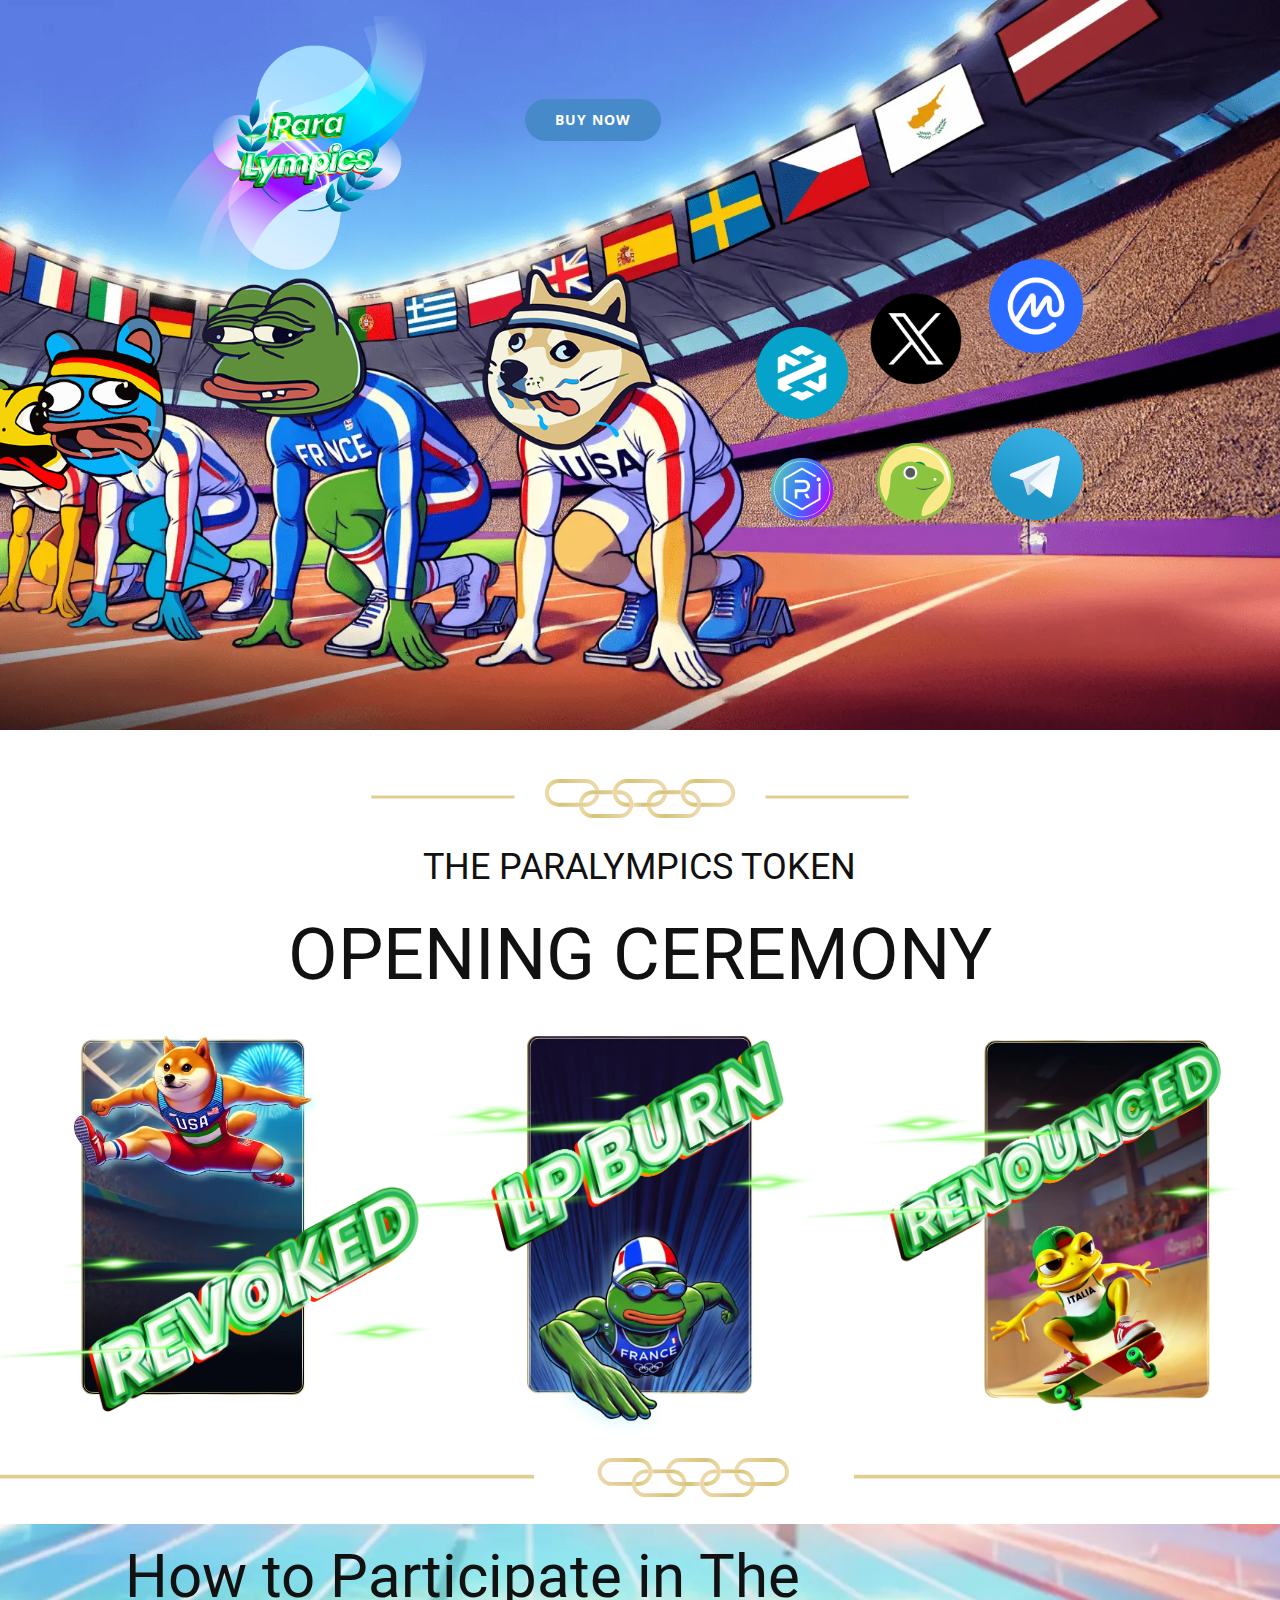
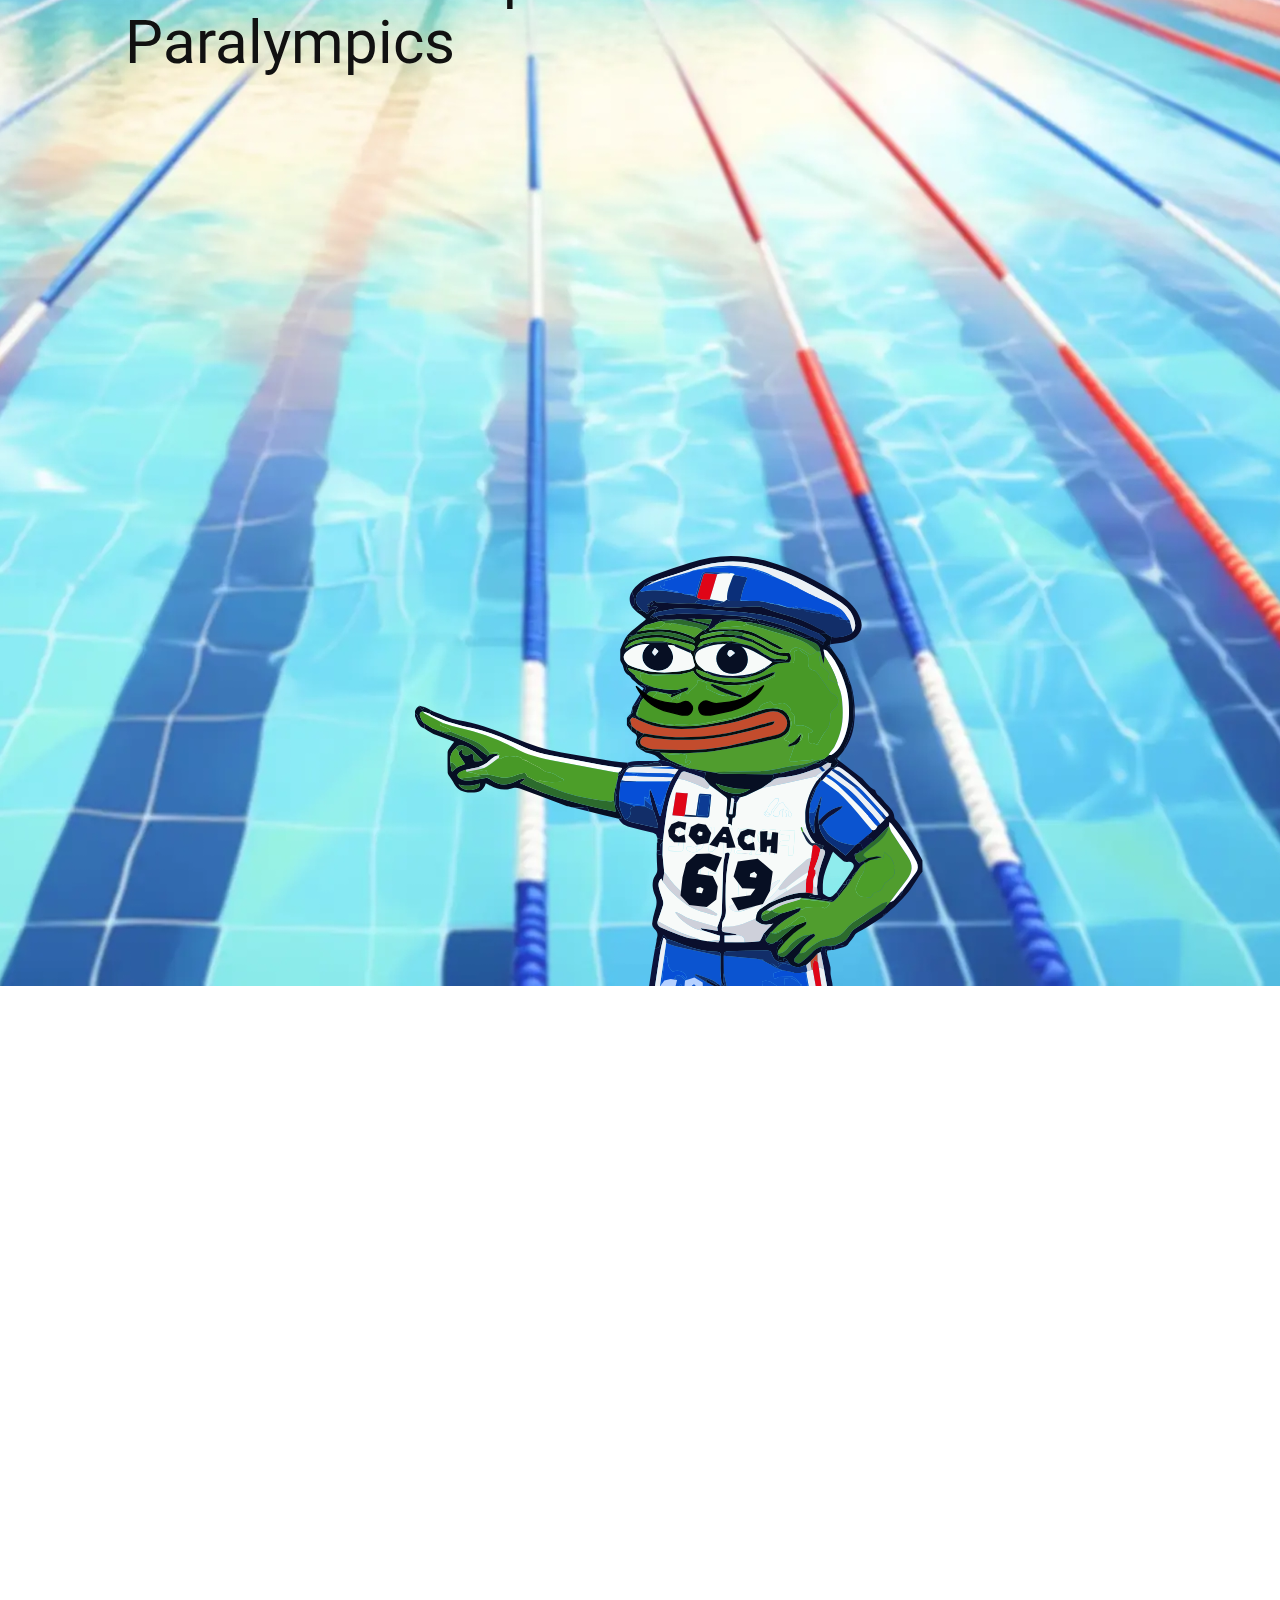
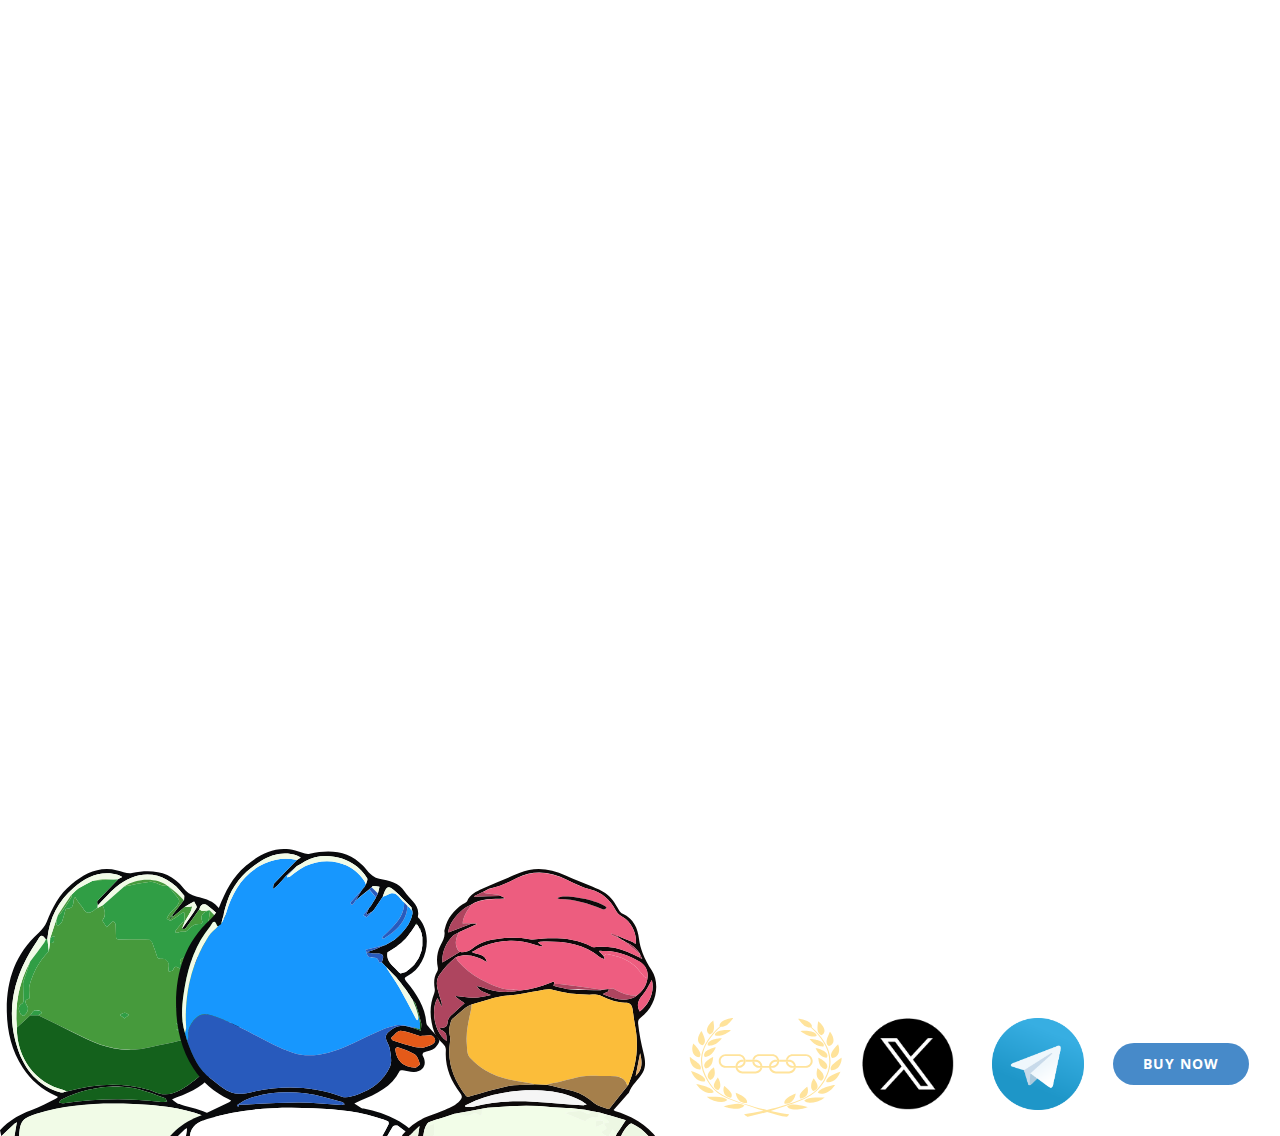
<file: PARALYMPICS.html>
<!DOCTYPE html>
<html style="font-size: 16px;" lang="ena"><head>
    <meta name="viewport" content="width=device-width, initial-scale=1.0">
    <meta charset="utf-8">
    <meta name="keywords" content="tokenomics, Roadmap, How to buy​">
    <meta name="description" content="One Pepe In a world full of mysteries and wonders, there is a legend about an incomparable treasure known as the ">
    <title>PARALYMPICS</title>
    <link rel="stylesheet" href="nicepage.css" media="screen">
<link rel="stylesheet" href="PARALYMPICS.css" media="screen">
    <script class="u-script" type="text/javascript" src="jquery.js" defer=""></script>
    <script class="u-script" type="text/javascript" src="nicepage.js" defer=""></script>
    <meta name="generator" content="Nicepage 6.7.6, nicepage.com">
    <link id="u-theme-google-font" rel="stylesheet" href="https://fonts.googleapis.com/css?family=Roboto:100,100i,300,300i,400,400i,500,500i,700,700i,900,900i|Open+Sans:300,300i,400,400i,500,500i,600,600i,700,700i,800,800i">
    
    
    
    
    
    
    <script type="application/ld+json">{
		"@context": "http://schema.org",
		"@type": "Organization",
		"name": "PARALYMPICS"
}</script>
    <meta name="theme-color" content="#478ac9">
    <meta property="og:title" content="PARALYMPICS">
    <meta property="og:description" content="One Pepe In a world full of mysteries and wonders, there is a legend about an incomparable treasure known as the ">
    <meta property="og:type" content="website">
  <meta data-intl-tel-input-cdn-path="intlTelInput/"></head>
  <body data-path-to-root="./" data-include-products="false" class="u-body u-xl-mode" data-lang="ena">
    <section class="u-clearfix u-hidden-md u-hidden-sm u-white u-section-1" id="sec-c668">
      <img class="u-expanded-width u-image u-image-default u-image-1" src="images/JAGLB4JAr7TH.png" alt="" data-image-width="1920" data-image-height="1000">
      <img class="u-image u-image-contain u-image-default u-preserve-proportions u-image-2" src="images/pIxfX8z30qij.png" alt="" data-image-width="250" data-image-height="250" data-href="https://x.com" data-target="_blank">
      <img class="u-hidden-xs u-image u-image-contain u-image-default u-preserve-proportions u-image-3" src="images/0U2Pv58dZBvj.png" alt="" data-image-width="512" data-image-height="512" data-href="https://coinmarketcap.com" data-target="_blank">
      <img class="u-hidden-xs u-image u-image-contain u-image-default u-preserve-proportions u-image-4" src="images/TUzji2HEjnId.png" alt="" data-image-width="250" data-image-height="250" data-href="https://www.coingecko.com" data-target="_blank">
      <img class="u-image u-image-contain u-image-default u-preserve-proportions u-image-5" src="images/ILdD3Cn7EWu5.png" alt="" data-image-width="2500" data-image-height="2500" data-href="https://web.telegram.org/a/" data-target="_blank">
      <img class="u-hidden-xs u-image u-image-contain u-image-default u-preserve-proportions u-image-6" src="images/zyBM1lSh2uat.png" alt="" data-image-width="512" data-image-height="512" data-href="https://www.dextools.io" data-target="_blank">
      <img class="u-hidden-xs u-image u-image-contain u-image-default u-preserve-proportions u-image-7" src="images/Raydium-Round-Logo-PNG.png" alt="" data-image-width="3000" data-image-height="3000" data-href="https://raydium.io" data-target="_blank">
      <img class="u-image u-image-contain u-image-default u-preserve-proportions u-image-8" src="images/5460735.png" alt="" data-image-width="500" data-image-height="500">
      <a href="https://raydium.io" class="u-btn u-btn-round u-button-style u-hover-palette-1-light-1 u-palette-1-base u-radius u-btn-1" target="_blank">BUY NOW</a>
    </section>
    <section class="u-clearfix u-hidden-md u-hidden-sm u-white u-section-2" id="sec-f2eb">
      <div class="u-align-left u-border-5 u-border-palette-2-base u-container-style u-expanded-width u-group u-palette-2-dark-3 u-radius u-shape-round u-group-1" data-animation-name="customAnimationIn" data-animation-duration="1500" data-animation-delay="500" data-animation-direction="">
        <div class="u-container-layout u-container-layout-1">
          <p class="u-align-center u-large-text u-text u-text-variant u-text-1"> contract: ​xxxxxxxxxxxxxxxxxxxxxxxxxxxxxxxxxxx</p>
        </div>
      </div>
      <img class="u-image u-image-contain u-image-default u-image-1" src="images/8y1AQsAAVrQQ.svg" alt="" data-image-width="372" data-image-height="27">
      <h1 class="u-text u-text-2"> THE PARALYMPICS TOKEN</h1>
      <h1 class="u-align-left-lg u-align-left-md u-align-left-sm u-align-left-xl u-text u-text-default u-text-3"> OPENING CEREMONY</h1>
      <img class="u-image u-image-default u-image-2" src="images/80I4pAtXm1ja.webp" alt="" data-image-width="430" data-image-height="676">
      <img class="u-image u-image-default u-image-3" src="images/CPk6Fs41cqBl.webp" alt="" data-image-width="588" data-image-height="1058">
      <img class="u-image u-image-default u-image-4" src="images/L6YXvXe6DwbD.webp" alt="" data-image-width="588" data-image-height="965">
      <img class="u-image u-image-contain u-image-default u-image-5" src="images/driver_text_effASCDXASCect.png" alt="" data-image-width="2000" data-image-height="1250">
      <img class="u-image u-image-contain u-image-default u-image-6" src="images/driver_ZXCZXCtext_effect.png" alt="" data-image-width="2000" data-image-height="1250">
      <img class="u-image u-image-contain u-image-default u-image-7" src="images/driver_tZXCZXext_effect.png" alt="" data-image-width="2000" data-image-height="1250"><span class="u-icon u-icon-1"><svg class="u-svg-link" preserveAspectRatio="xMidYMin slice" viewBox="0 0 1139 21" style=""><use xmlns:xlink="http://www.w3.org/1999/xlink" xlink:href="#svg-e21e"></use></svg><svg xmlns="http://www.w3.org/2000/svg" xmlns:xlink="http://www.w3.org/1999/xlink" version="1.1" xml:space="preserve" class="u-svg-content" viewBox="0 0 1139 21" id="svg-e21e" fill="none"><line x1="655" y1="10" x2="1139" y2="10" stroke="#E1CD90" stroke-width="2"></line><line y1="10" x2="484" y2="10" stroke="#E1CD90" stroke-width="2"></line><path d="M538.38 13.5462C538.38 13.285 538.399 13.0298 538.435 12.7808H536.291C536.266 13.0298 536.254 13.285 536.254 13.5462C536.254 14.0139 536.297 14.4695 536.382 14.9069H538.563C538.447 14.4695 538.386 14.0139 538.386 13.5462H538.38Z" fill="url(#paint0_linear_261_3534)"></path><path d="M547.359 7.45355C547.359 7.70869 547.346 7.96382 547.322 8.21288C546.939 11.967 543.762 14.9071 539.905 14.9071H538.563C538.447 14.4697 538.386 14.0141 538.386 13.5464C538.386 13.0786 538.405 13.0301 538.441 12.781H539.905C542.584 12.781 544.807 10.7946 545.178 8.21288C545.214 7.96382 545.233 7.70869 545.233 7.45355C545.233 6.97973 545.172 6.52414 545.056 6.08677C544.455 3.80878 542.371 2.12004 539.905 2.12004H525.454C522.513 2.12004 520.126 4.51344 520.126 7.44748C520.126 10.3815 522.52 12.7749 525.454 12.7749H536.291C536.266 13.024 536.254 13.2791 536.254 13.5403C536.254 14.0081 536.297 14.4637 536.382 14.901H525.454C521.347 14.9132 518 11.5661 518 7.45355C518 3.34104 521.347 0 525.454 0H539.899C543.544 0 546.587 2.63031 547.231 6.09284C547.31 6.53629 547.359 6.99188 547.359 7.45963V7.45355Z" fill="url(#paint1_linear_261_3534)"></path><path d="M558.159 18.874H543.714C541.248 18.874 539.164 17.1852 538.563 14.9073C538.447 14.4699 538.386 14.0143 538.386 13.5465C538.386 13.0788 538.405 13.0302 538.441 12.7811C538.812 10.1994 541.035 8.21303 543.714 8.21303H545.178C545.214 7.96397 545.232 7.70884 545.232 7.4537C545.232 6.97988 545.172 6.52429 545.056 6.08691H543.714C539.863 6.08691 536.679 9.02703 536.297 12.7811C536.272 13.0302 536.26 13.2853 536.26 13.5465C536.26 14.0143 536.303 14.4699 536.388 14.9073C537.032 18.3698 540.075 21.0001 543.72 21.0001H558.165C561.81 21.0001 564.853 18.3698 565.497 14.9073H563.317C562.715 17.1852 560.632 18.874 558.165 18.874H558.159ZM547.322 8.21303H558.159C560.838 8.21303 563.061 10.1994 563.432 12.7811H565.576C565.194 9.02703 562.011 6.08691 558.159 6.08691H547.237C547.316 6.53036 547.365 6.98596 547.365 7.4537C547.365 7.92145 547.353 7.96397 547.328 8.21303H547.322Z" fill="url(#paint2_linear_261_3534)"></path><path d="M594.668 18.874H580.222C577.756 18.874 575.672 17.1852 575.071 14.9073C574.956 14.4699 574.895 14.0143 574.895 13.5465C574.895 13.0788 574.913 13.0302 574.95 12.7811C575.32 10.1994 577.543 8.21303 580.222 8.21303H581.686C581.723 7.96397 581.741 7.70884 581.741 7.4537C581.741 6.97988 581.68 6.52429 581.565 6.08691H580.222C576.371 6.08691 573.188 9.02703 572.805 12.7811C572.781 13.0302 572.769 13.2853 572.769 13.5465C572.769 14.0143 572.811 14.4699 572.896 14.9073C573.54 18.3698 576.584 21.0001 580.228 21.0001H594.674C598.319 21.0001 601.362 18.3698 602.006 14.9073H599.825C599.224 17.1852 597.14 18.874 594.674 18.874H594.668ZM583.831 8.21303H594.668C597.347 8.21303 599.57 10.1994 599.94 12.7811H602.085C601.702 9.02703 598.519 6.08691 594.668 6.08691H583.746C583.825 6.53036 583.873 6.98596 583.873 7.4537C583.873 7.92145 583.861 7.96397 583.837 8.21303H583.831Z" fill="url(#paint3_linear_261_3534)"></path><path d="M583.867 7.45355C583.867 7.70869 583.855 7.96382 583.831 8.21288C583.448 11.967 580.265 14.9071 576.414 14.9071H575.071C574.956 14.4697 574.895 14.0141 574.895 13.5464C574.895 13.0786 574.913 13.0301 574.95 12.781H576.414C579.093 12.781 581.316 10.7946 581.686 8.21288C581.723 7.96382 581.741 7.70869 581.741 7.45355C581.741 6.97973 581.68 6.52414 581.565 6.08677C580.964 3.80878 578.88 2.12004 576.414 2.12004H561.968C559.502 2.12004 557.418 3.80271 556.817 6.08677H554.636C555.28 2.63031 558.323 0 561.968 0H576.414C580.058 0 583.102 2.63031 583.746 6.09284C583.825 6.53629 583.873 6.99188 583.873 7.45963L583.867 7.45355Z" fill="url(#paint4_linear_261_3534)"></path><path d="M572.769 13.5464C572.769 14.0142 572.811 14.4697 572.896 14.9071H561.974C558.117 14.9071 554.94 11.967 554.557 8.21289H556.701C557.072 10.7946 559.295 12.781 561.974 12.781H572.811C572.787 13.0301 572.775 13.2852 572.775 13.5464H572.769Z" fill="url(#paint5_linear_261_3534)"></path><path d="M620.375 7.45355C620.375 11.5661 617.028 14.9071 612.922 14.9071H598.476C594.625 14.9071 591.442 11.967 591.059 8.21288H593.204C593.574 10.7946 595.798 12.781 598.476 12.781H612.922C615.862 12.781 618.249 10.3937 618.249 7.45355C618.249 4.51344 615.856 2.12612 612.922 2.12612H598.476C596.01 2.12612 593.927 3.80878 593.325 6.09284H591.144C591.788 2.63031 594.832 0 598.476 0H612.922C617.034 0 620.375 3.34711 620.375 7.45355Z" fill="url(#paint6_linear_261_3534)"></path><defs><linearGradient id="paint0_linear_261_3534" x1="534.901" y1="12.882" x2="544.087" y2="12.9854" gradientUnits="userSpaceOnUse"><stop stop-color="#FFF3C7"></stop><stop offset="0.0397482" stop-color="#B1995A"></stop><stop offset="0.16" stop-color="#EED9AE"></stop><stop offset="0.325" stop-color="#D7C379"></stop><stop offset="0.45" stop-color="#FFEDCA"></stop><stop offset="0.535465" stop-color="#FFFAEB"></stop><stop offset="0.62" stop-color="#C4B270"></stop><stop offset="0.81" stop-color="#FFEDAA"></stop><stop offset="0.917701" stop-color="#FFF8DD"></stop><stop offset="1" stop-color="#AF9D5A"></stop>
</linearGradient><linearGradient id="paint1_linear_261_3534" x1="500.794" y1="0.709858" x2="617.591" y2="3.09562" gradientUnits="userSpaceOnUse"><stop stop-color="#FFF3C7"></stop><stop offset="0.0397482" stop-color="#B1995A"></stop><stop offset="0.16" stop-color="#EED9AE"></stop><stop offset="0.325" stop-color="#D7C379"></stop><stop offset="0.45" stop-color="#FFEDCA"></stop><stop offset="0.535465" stop-color="#FFFAEB"></stop><stop offset="0.62" stop-color="#C4B270"></stop><stop offset="0.81" stop-color="#FFEDAA"></stop><stop offset="0.917701" stop-color="#FFF8DD"></stop><stop offset="1" stop-color="#AF9D5A"></stop>
</linearGradient><linearGradient id="paint2_linear_261_3534" x1="519.079" y1="6.79706" x2="635.707" y2="9.17495" gradientUnits="userSpaceOnUse"><stop stop-color="#FFF3C7"></stop><stop offset="0.0397482" stop-color="#B1995A"></stop><stop offset="0.16" stop-color="#EED9AE"></stop><stop offset="0.325" stop-color="#D7C379"></stop><stop offset="0.45" stop-color="#FFEDCA"></stop><stop offset="0.535465" stop-color="#FFFAEB"></stop><stop offset="0.62" stop-color="#C4B270"></stop><stop offset="0.81" stop-color="#FFEDAA"></stop><stop offset="0.917701" stop-color="#FFF8DD"></stop><stop offset="1" stop-color="#AF9D5A"></stop>
</linearGradient><linearGradient id="paint3_linear_261_3534" x1="555.587" y1="6.79706" x2="672.215" y2="9.17495" gradientUnits="userSpaceOnUse"><stop stop-color="#FFF3C7"></stop><stop offset="0.0397482" stop-color="#B1995A"></stop><stop offset="0.16" stop-color="#EED9AE"></stop><stop offset="0.325" stop-color="#D7C379"></stop><stop offset="0.45" stop-color="#FFEDCA"></stop><stop offset="0.535465" stop-color="#FFFAEB"></stop><stop offset="0.62" stop-color="#C4B270"></stop><stop offset="0.81" stop-color="#FFEDAA"></stop><stop offset="0.917701" stop-color="#FFF8DD"></stop><stop offset="1" stop-color="#AF9D5A"></stop>
</linearGradient><linearGradient id="paint4_linear_261_3534" x1="537.501" y1="0.709858" x2="653.815" y2="3.07593" gradientUnits="userSpaceOnUse"><stop stop-color="#FFF3C7"></stop><stop offset="0.0397482" stop-color="#B1995A"></stop><stop offset="0.16" stop-color="#EED9AE"></stop><stop offset="0.325" stop-color="#D7C379"></stop><stop offset="0.45" stop-color="#FFEDCA"></stop><stop offset="0.535465" stop-color="#FFFAEB"></stop><stop offset="0.62" stop-color="#C4B270"></stop><stop offset="0.81" stop-color="#FFEDAA"></stop><stop offset="0.917701" stop-color="#FFF8DD"></stop><stop offset="1" stop-color="#AF9D5A"></stop>
</linearGradient><linearGradient id="paint5_linear_261_3534" x1="543.809" y1="8.53166" x2="616.739" y2="10.6039" gradientUnits="userSpaceOnUse"><stop stop-color="#FFF3C7"></stop><stop offset="0.0397482" stop-color="#B1995A"></stop><stop offset="0.16" stop-color="#EED9AE"></stop><stop offset="0.325" stop-color="#D7C379"></stop><stop offset="0.45" stop-color="#FFEDCA"></stop><stop offset="0.535465" stop-color="#FFFAEB"></stop><stop offset="0.62" stop-color="#C4B270"></stop><stop offset="0.81" stop-color="#FFEDAA"></stop><stop offset="0.917701" stop-color="#FFF8DD"></stop><stop offset="1" stop-color="#AF9D5A"></stop>
</linearGradient><linearGradient id="paint6_linear_261_3534" x1="573.878" y1="0.709858" x2="690.506" y2="3.08872" gradientUnits="userSpaceOnUse"><stop stop-color="#FFF3C7"></stop><stop offset="0.0397482" stop-color="#B1995A"></stop><stop offset="0.16" stop-color="#EED9AE"></stop><stop offset="0.325" stop-color="#D7C379"></stop><stop offset="0.45" stop-color="#FFEDCA"></stop><stop offset="0.535465" stop-color="#FFFAEB"></stop><stop offset="0.62" stop-color="#C4B270"></stop><stop offset="0.81" stop-color="#FFEDAA"></stop><stop offset="0.917701" stop-color="#FFF8DD"></stop><stop offset="1" stop-color="#AF9D5A"></stop>
</linearGradient>
</defs></svg></span>
    </section>
    <section class="u-clearfix u-hidden-md u-hidden-sm u-image u-section-3" id="sec-0ed5" data-image-width="1441" data-image-height="1168">
      <div class="u-clearfix u-sheet u-valign-bottom-xl u-sheet-1">
        <h1 class="u-text u-text-default-xl u-text-1"> How to Participate in The Paralympics&nbsp;</h1>
        <div class="u-align-left u-expanded-width u-list u-list-1">
          <div class="u-repeater u-repeater-1">
            <div class="u-align-center u-border-3 u-border-no-bottom u-border-no-left u-border-no-right u-border-palette-2-base u-container-align-left u-container-style u-hover-feature u-list-item u-palette-2-dark-3 u-radius u-repeater-item u-shape-round u-list-item-1" data-animation-name="customAnimationIn" data-animation-duration="1500" data-animation-delay="500">
              <div class="u-container-layout u-similar-container u-container-layout-1">
                <h3 class="u-align-left u-text u-text-2"> Create a wallet</h3>
                <p class="u-align-left u-text u-text-3"> download phantom wallet from phantom.app or your wallet of choice from chromewebstore.</p>
              </div>
            </div>
            <div class="u-align-center u-border-3 u-border-no-bottom u-border-no-left u-border-no-right u-border-palette-2-base u-container-align-left u-container-style u-hover-feature u-list-item u-palette-2-dark-3 u-radius u-repeater-item u-shape-round u-list-item-2" data-animation-name="customAnimationIn" data-animation-duration="1000">
              <div class="u-container-layout u-similar-container u-container-layout-2">
                <h3 class="u-align-left u-text u-text-4"> Get Some SOL</h3>
                <p class="u-align-left u-text u-text-5"> have SOL in your wallet to switch to $​PARALYMPICS. If you don’t have any SOL, transfer from another wallet, or buy on another exchange and send it to your wallet.</p>
              </div>
            </div>
            <div class="u-align-center u-border-3 u-border-no-bottom u-border-no-left u-border-no-right u-border-palette-2-base u-container-align-left u-container-style u-hover-feature u-list-item u-palette-2-dark-3 u-radius u-repeater-item u-shape-round u-list-item-3" data-animation-name="customAnimationIn" data-animation-duration="1000">
              <div class="u-container-layout u-similar-container u-container-layout-3">
                <h3 class="u-align-left u-text u-text-6"> Go to raydium</h3>
                <p class="u-align-left u-text u-text-7"> connect to Raydium. <a href="https://raydium.io" target="_blank" rel="noopener" class="OYPEnA font-feature-calt-off font-feature-clig-off font-feature-liga-off text-decoration-underline text-strikethrough-none u-active-none u-border-none u-btn u-button-style u-hover-none u-none u-text-palette-1-base u-btn-1">Get Some SOLhave SOL in your wallet to switch to $​PARALYMPICS.</a>
                  <a href="https://raydium.io" target="_blank" rel="noopener" class="OYPEnA font-feature-calt-off font-feature-clig-off font-feature-liga-off text-decoration-underline text-strikethrough-none u-active-none u-border-none u-btn u-button-style u-hover-none u-none u-text-palette-1-base white-space-prewrap u-btn-2"></a>
                  <a href="https://raydium.io" target="_blank" rel="noopener" class="OYPEnA font-feature-calt-off font-feature-clig-off font-feature-liga-off text-decoration-underline text-strikethrough-none u-active-none u-border-none u-btn u-button-style u-hover-none u-none u-text-palette-1-base u-btn-3">If you don’t have any SOL, transfer from another wallet,</a>
                  <a href="https://raydium.io" target="_blank" rel="noopener" class="OYPEnA font-feature-calt-off font-feature-clig-off font-feature-liga-off text-decoration-underline text-strikethrough-none u-active-none u-border-none u-btn u-button-style u-hover-none u-none u-text-palette-1-base white-space-prewrap u-btn-4"></a>
                  <a href="https://raydium.io" target="_blank" rel="noopener" class="OYPEnA font-feature-calt-off font-feature-clig-off font-feature-liga-off text-decoration-underline text-strikethrough-none u-active-none u-border-none u-btn u-button-style u-hover-none u-none u-text-palette-1-base u-btn-5">or buy on another exchange and send it to your wallet.</a> in google chrome or any browser you have the wallet in. Connect your wallet. Paste the $​​PARALYMPICS token address into raydium, select Mylittlepepe, and confirm. When raydium prompts you for a wallet signature, sign
                </p>
              </div>
            </div>
          </div>
        </div>
        <div class="custom-expanded u-list u-list-2">
          <div class="u-repeater u-repeater-2">
            <div class="u-align-center u-border-3 u-border-no-bottom u-border-no-left u-border-no-right u-border-palette-2-base u-container-align-left u-container-style u-hover-feature u-list-item u-palette-2-dark-3 u-radius u-repeater-item u-shape-round u-list-item-4" data-animation-name="customAnimationIn" data-animation-duration="1000">
              <div class="u-container-layout u-similar-container u-container-layout-4">
                <h3 class="u-align-left u-text u-text-8"> Switch SOL for PARALYMPICS</h3>
                <p class="u-align-left u-text u-text-9">switch SOL for $​​PARALYMPICS. We have ZERO taxes so you don’t need to worry about buying with a specific slippage, although you may need to use slippage during times of market volatility. </p>
              </div>
            </div>
          </div>
        </div>
        <img class="u-image u-image-contain u-image-default u-image-1" src="images/VDnA9lgaNMWc.svg" alt="" data-image-width="386" data-image-height="327">
      </div>
      
      
      
      
      
      
      
    </section>
    <section class="u-clearfix u-hidden-md u-hidden-sm u-white u-section-4" id="sec-bace">
      <div class="u-clearfix u-custom-html u-expanded-width u-custom-html-1">
        <style>#dexscreener-embed{position:relative;width:100%;padding-bottom:125%;}@media(min-width:1400px){#dexscreener-embed{padding-bottom:65%;}}#dexscreener-embed iframe{position:absolute;width:100%;height:100%;top:0;left:0;border:0;}</style>
        <div id="dexscreener-embed">
          <iframe src="https://dexscreener.com/solana/FpCMFDFGYotvufJ7HrFHsWEiiQCGbkLCtwHiDnh7o28Q?embed=1&amp;theme=dark"></iframe>
        </div>
      </div>
      <img class="u-image u-image-default u-image-1" src="images/RmJHsinOvUxD.svg" alt="" data-image-width="320" data-image-height="139">
      <a href="https://raydium.io" class="u-btn u-btn-round u-button-style u-hover-palette-1-light-1 u-palette-1-base u-radius u-btn-1" target="_blank">BUY NOW</a>
      <img class="u-image u-image-contain u-image-default u-preserve-proportions u-image-2" src="images/ILdD3Cn7EWu5.png" alt="" data-image-width="2500" data-image-height="2500" data-href="https://web.telegram.org/a/" data-target="_blank">
      <img class="u-image u-image-contain u-image-default u-preserve-proportions u-image-3" src="images/pIxfX8z30qij.png" alt="" data-image-width="250" data-image-height="250" data-href="https://x.com" data-target="_blank">
      <img class="u-image u-image-contain u-image-default u-preserve-proportions u-image-4" src="images/mjL7kdhuPgff.svg" alt="" data-image-width="41" data-image-height="26">
    </section>  
</body></html>
</file>
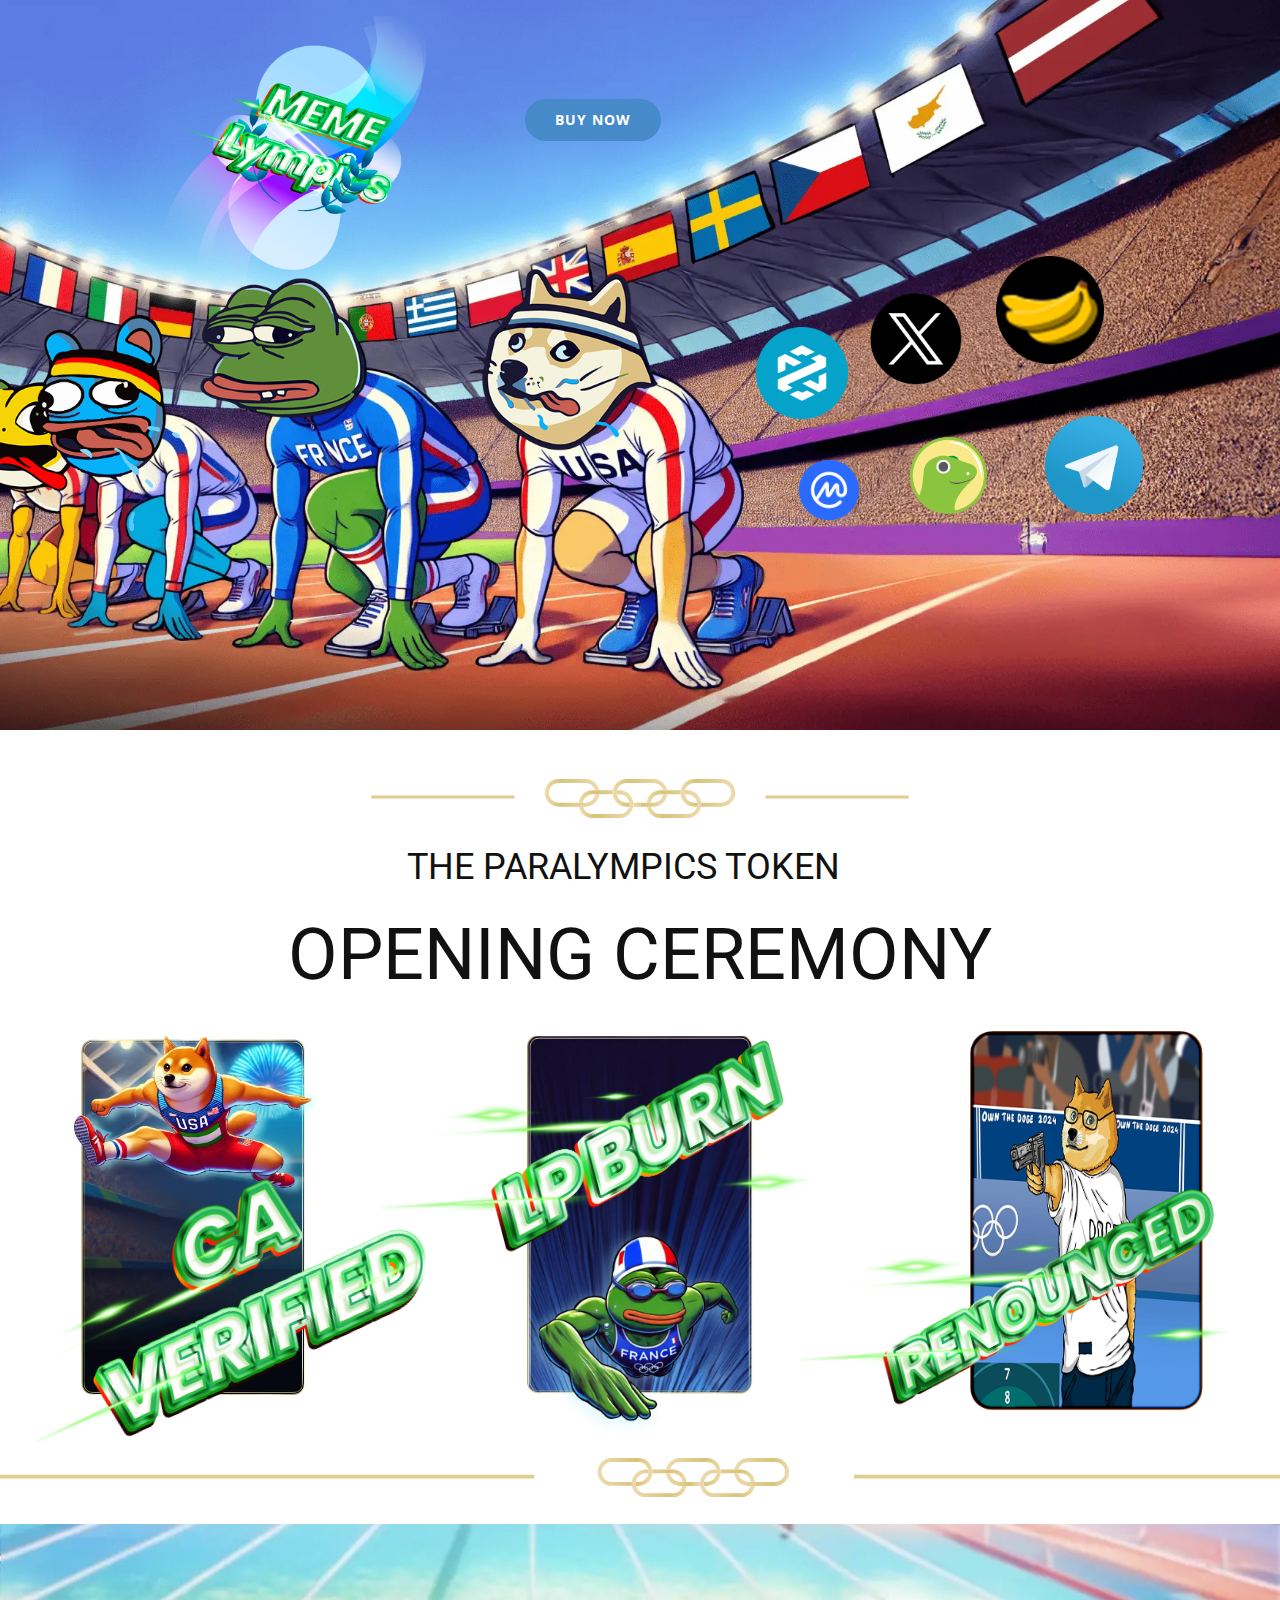
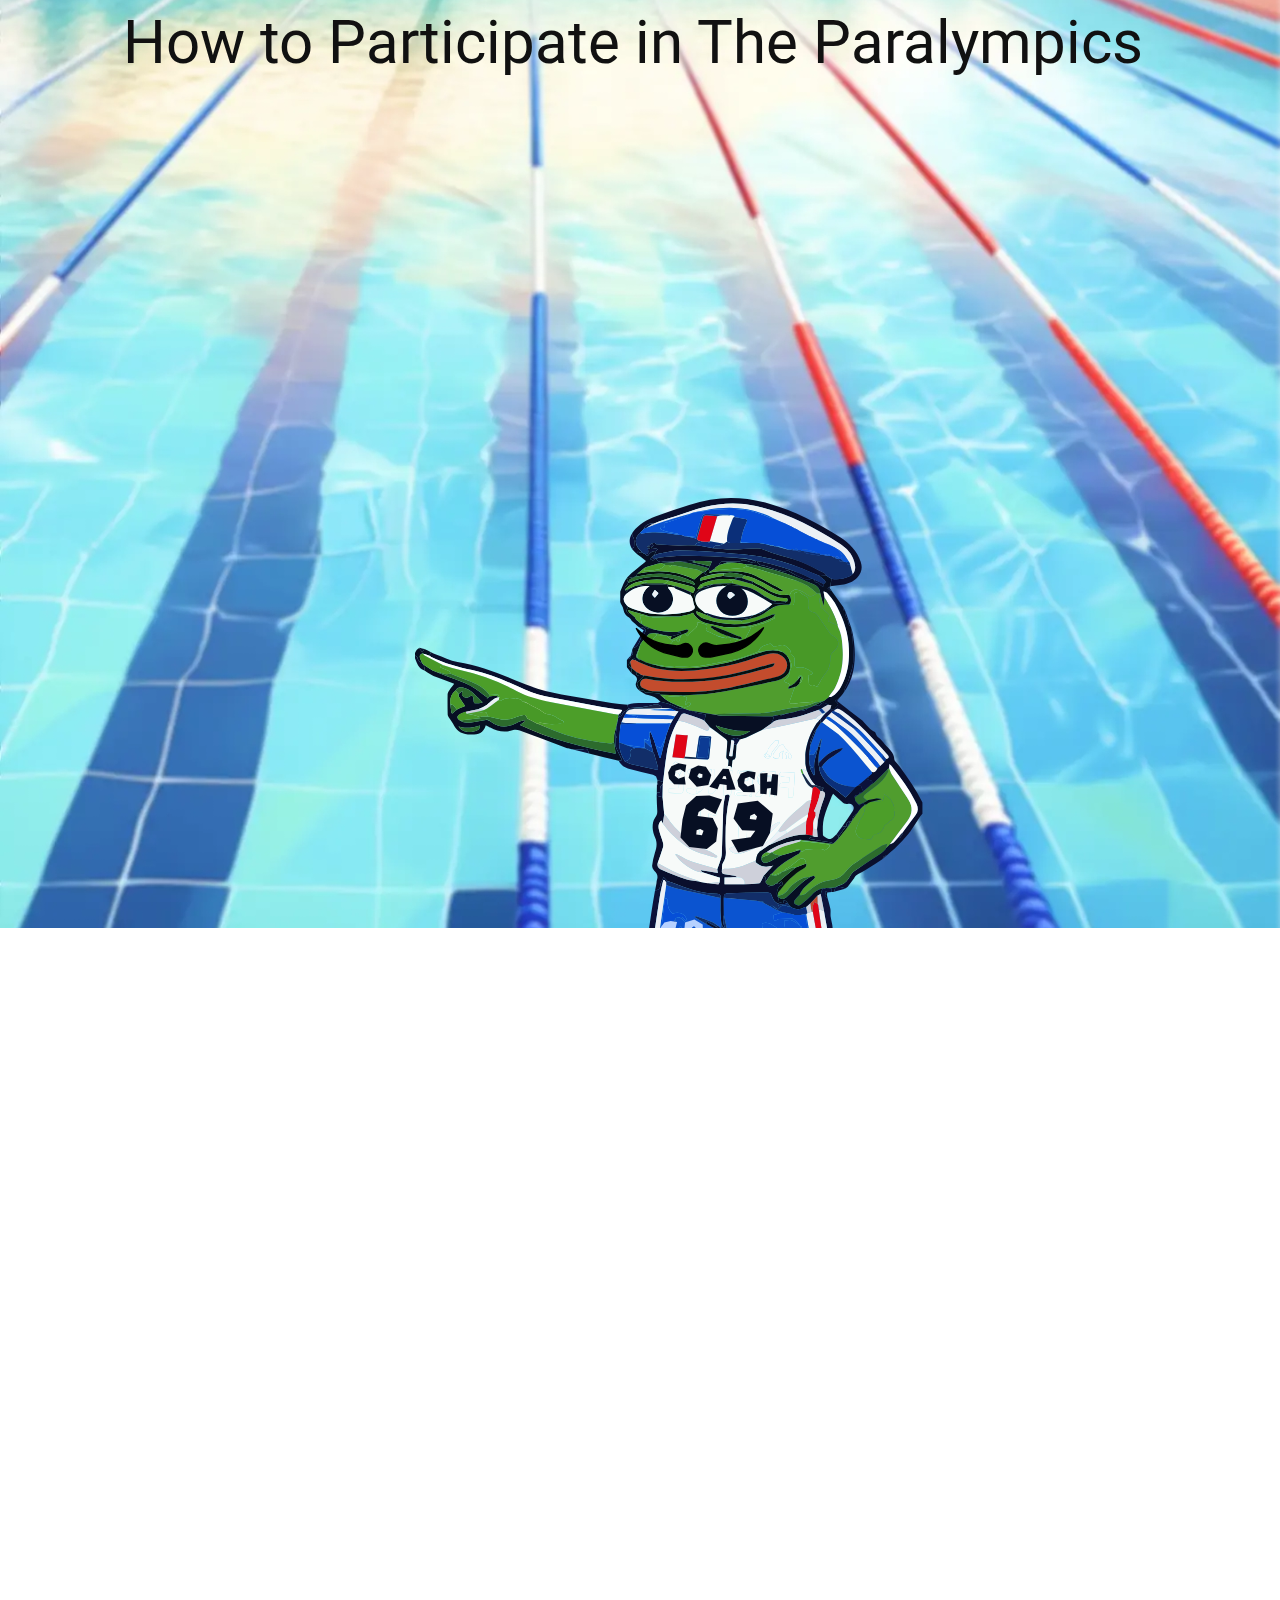
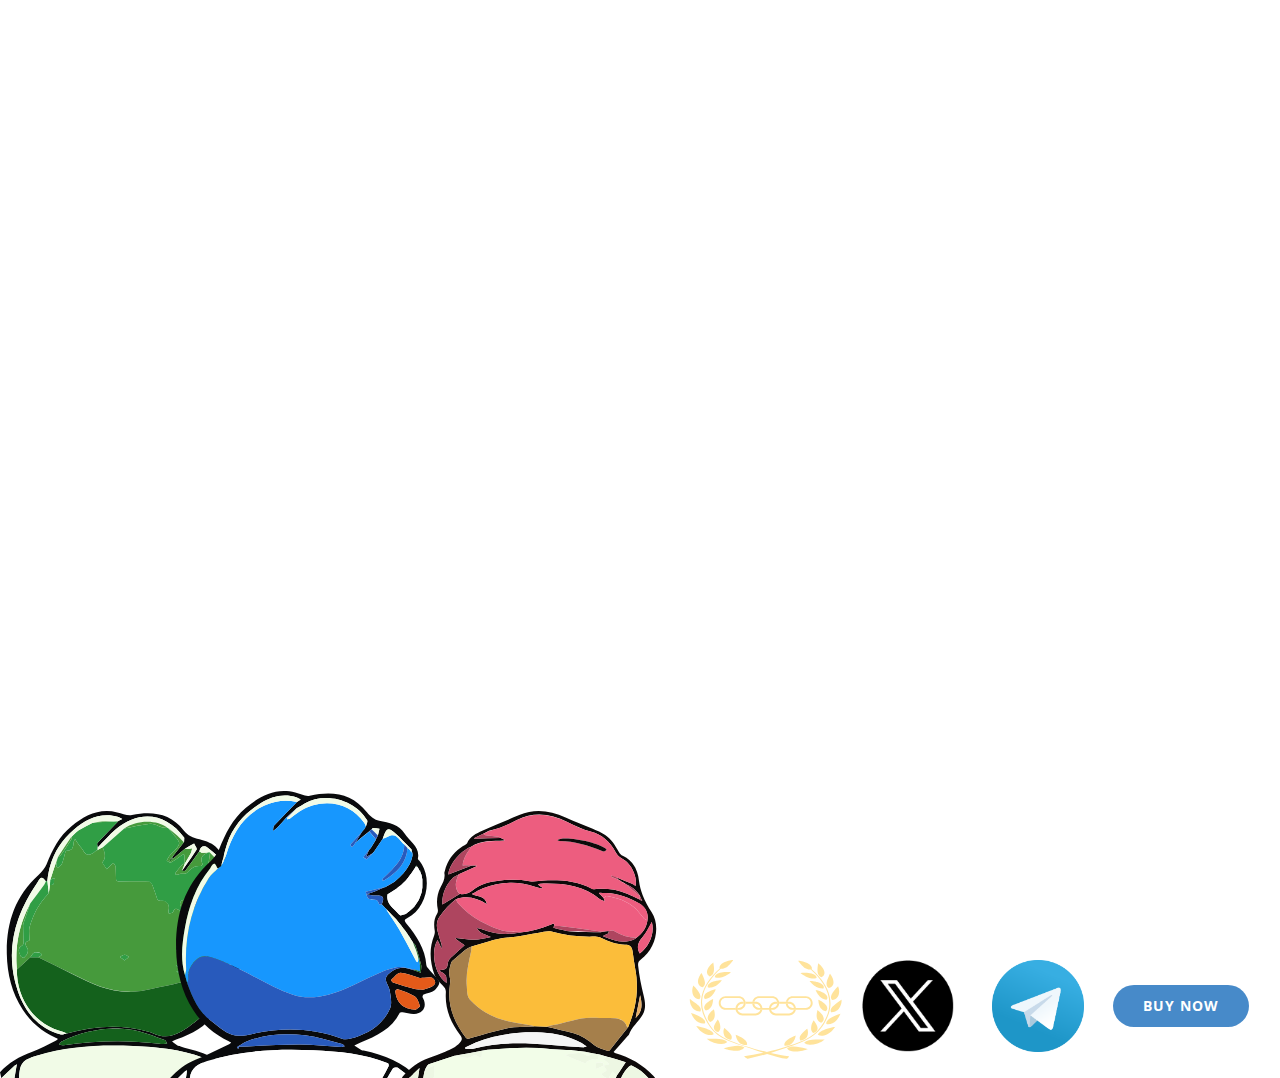
<file: es/MEME-LYMPICS.html>
<!DOCTYPE html>
<html style="font-size: 16px;" lang="es"><head>
    <meta name="viewport" content="width=device-width, initial-scale=1.0">
    <meta charset="utf-8">
    <meta name="keywords" content="tokenomics, Roadmap, How to buy​">
    <meta name="description" content="">
    <title></title>
    <link rel="stylesheet" href="../nicepage.css" media="screen">
<link rel="stylesheet" href="../MEME-LYMPICS.css" media="screen">
    <script class="u-script" type="text/javascript" src="../jquery.js" defer=""></script>
    <script class="u-script" type="text/javascript" src="../nicepage.js" defer=""></script>
    <meta name="generator" content="Nicepage 6.7.6, nicepage.com">
    <link id="u-theme-google-font" rel="stylesheet" href="https://fonts.googleapis.com/css?family=Roboto:100,100i,300,300i,400,400i,500,500i,700,700i,900,900i|Open+Sans:300,300i,400,400i,500,500i,600,600i,700,700i,800,800i">
    
    
    
    
    
    
    <script type="application/ld+json">{
		"@context": "http://schema.org",
		"@type": "Organization",
		"name": "MEME LYMPICS"
}</script>
    <meta name="theme-color" content="#478ac9">
    <meta property="og:title" content="MEME LYMPICS">
    <meta property="og:description" content="THE MEME LYMPICS TOKEN OPENING CEREMONY">
    <meta property="og:type" content="website">
  </head>
  <body data-path-to-root="../" data-include-products="false" class="u-body u-xl-mode" data-lang="es">
    <section class="u-clearfix u-hidden-md u-hidden-sm u-white u-section-1" id="sec-c668">
      <img class="u-expanded-width u-image u-image-default u-image-1" src="../images/JAGLB4JAr7TH.png" alt="" data-image-width="1920" data-image-height="1000">
      <img class="u-image u-image-contain u-image-default u-preserve-proportions u-image-2" src="../images/pIxfX8z30qij.png" alt="" data-image-width="250" data-image-height="250" data-href="https://x.com/MemeLympicsBase" data-target="_blank">
      <img class="u-hidden-xs u-image u-image-contain u-image-default u-preserve-proportions u-image-3" src="../images/0U2Pv58dZBvj.png" alt="" data-image-width="512" data-image-height="512" data-href="https://coinmarketcap.com" data-target="_blank">
      <img class="u-hidden-xs u-image u-image-contain u-image-default u-preserve-proportions u-image-4" src="../images/TUzji2HEjnId.png" alt="" data-image-width="250" data-image-height="250" data-href="https://www.coingecko.com" data-target="_blank">
      <img class="u-image u-image-contain u-image-default u-preserve-proportions u-image-5" src="../images/ILdD3Cn7EWu5.png" alt="" data-image-width="2500" data-image-height="2500" data-href="https://t.me/MEMELYMPICS_Base" data-target="_blank">
      <img class="u-hidden-xs u-image u-image-contain u-image-default u-preserve-proportions u-image-6" src="../images/zyBM1lSh2uat.png" alt="" data-image-width="512" data-image-height="512" data-href="https://www.dextools.io" data-target="_blank">
      <img class="u-hidden-xs u-image u-image-contain u-image-default u-preserve-proportions u-image-7" src="../images/1ASDASDZXCZ4.png" alt="" data-image-width="512" data-image-height="512" data-href="https://ape.store" data-target="_blank">
      <img class="u-image u-image-contain u-image-default u-preserve-proportions u-image-8" src="../images/54607351.png" alt="" data-image-width="500" data-image-height="500">
      <a href="https://raydium.io" class="u-btn u-btn-round u-button-style u-hover-palette-1-light-1 u-palette-1-base u-radius u-btn-1" target="_blank">BUY NOW</a>
    </section>
    <section class="u-clearfix u-hidden-md u-hidden-sm u-white u-section-2" id="sec-f2eb">
      <div class="u-align-left u-border-5 u-border-palette-2-base u-container-style u-expanded-width u-group u-palette-2-dark-3 u-radius u-shape-round u-group-1" data-animation-name="customAnimationIn" data-animation-duration="1500" data-animation-delay="500" data-animation-direction="">
        <div class="u-container-layout u-container-layout-1">
          <p class="u-align-center u-large-text u-text u-text-variant u-text-1">​contract: 0x4ee1ac64eed6179498ac9f498ffd95e0fd03d734</p>
        </div>
      </div>
      <img class="u-image u-image-contain u-image-default u-image-1" src="../images/8y1AQsAAVrQQ.svg" alt="" data-image-width="372" data-image-height="27">
      <h1 class="u-align-center-xs u-text u-text-2">​THE PARALYMPICS TOKEN</h1>
      <h1 class="u-align-left-lg u-align-left-md u-align-left-sm u-align-left-xl u-text u-text-default u-text-3">​OPENING CEREMONY</h1>
      <img class="u-image u-image-default u-image-2" src="../images/80I4pAtXm1ja.webp" alt="" data-image-width="430" data-image-height="676">
      <img class="u-image u-image-default u-image-3" src="../images/CPk6Fs41cqBl.webp" alt="" data-image-width="588" data-image-height="1058">
      <img class="u-image u-image-default u-image-4" src="../images/L6YXvXe6DwbD.png" alt="" data-image-width="629" data-image-height="965">
      <div class="u-rotation-parent u-rotation-parent-1">
        <img class="u-image u-image-contain u-image-default u-image-5" src="../images/driver_textASDASD_effect.png" alt="" data-image-width="2000" data-image-height="1250">
      </div>
      <img class="u-image u-image-contain u-image-default u-image-6" src="../images/driver_ZXCZXCtext_effect.png" alt="" data-image-width="2000" data-image-height="1250">
      <img class="u-image u-image-contain u-image-default u-image-7" src="../images/driver_tZXCZXext_effect.png" alt="" data-image-width="2000" data-image-height="1250"><span class="u-icon u-icon-1"><svg class="u-svg-link" preserveAspectRatio="xMidYMin slice" viewBox="0 0 1139 21" style=""><use xmlns:xlink="http://www.w3.org/1999/xlink" xlink:href="#svg-cfed"></use></svg><svg xmlns="http://www.w3.org/2000/svg" xmlns:xlink="http://www.w3.org/1999/xlink" version="1.1" xml:space="preserve" class="u-svg-content" viewBox="0 0 1139 21" id="svg-cfed" fill="none"><line x1="655" y1="10" x2="1139" y2="10" stroke="#E1CD90" stroke-width="2"></line><line y1="10" x2="484" y2="10" stroke="#E1CD90" stroke-width="2"></line><path d="M538.38 13.5462C538.38 13.285 538.399 13.0298 538.435 12.7808H536.291C536.266 13.0298 536.254 13.285 536.254 13.5462C536.254 14.0139 536.297 14.4695 536.382 14.9069H538.563C538.447 14.4695 538.386 14.0139 538.386 13.5462H538.38Z" fill="url(#paint0_linear_261_3534)"></path><path d="M547.359 7.45355C547.359 7.70869 547.346 7.96382 547.322 8.21288C546.939 11.967 543.762 14.9071 539.905 14.9071H538.563C538.447 14.4697 538.386 14.0141 538.386 13.5464C538.386 13.0786 538.405 13.0301 538.441 12.781H539.905C542.584 12.781 544.807 10.7946 545.178 8.21288C545.214 7.96382 545.233 7.70869 545.233 7.45355C545.233 6.97973 545.172 6.52414 545.056 6.08677C544.455 3.80878 542.371 2.12004 539.905 2.12004H525.454C522.513 2.12004 520.126 4.51344 520.126 7.44748C520.126 10.3815 522.52 12.7749 525.454 12.7749H536.291C536.266 13.024 536.254 13.2791 536.254 13.5403C536.254 14.0081 536.297 14.4637 536.382 14.901H525.454C521.347 14.9132 518 11.5661 518 7.45355C518 3.34104 521.347 0 525.454 0H539.899C543.544 0 546.587 2.63031 547.231 6.09284C547.31 6.53629 547.359 6.99188 547.359 7.45963V7.45355Z" fill="url(#paint1_linear_261_3534)"></path><path d="M558.159 18.874H543.714C541.248 18.874 539.164 17.1852 538.563 14.9073C538.447 14.4699 538.386 14.0143 538.386 13.5465C538.386 13.0788 538.405 13.0302 538.441 12.7811C538.812 10.1994 541.035 8.21303 543.714 8.21303H545.178C545.214 7.96397 545.232 7.70884 545.232 7.4537C545.232 6.97988 545.172 6.52429 545.056 6.08691H543.714C539.863 6.08691 536.679 9.02703 536.297 12.7811C536.272 13.0302 536.26 13.2853 536.26 13.5465C536.26 14.0143 536.303 14.4699 536.388 14.9073C537.032 18.3698 540.075 21.0001 543.72 21.0001H558.165C561.81 21.0001 564.853 18.3698 565.497 14.9073H563.317C562.715 17.1852 560.632 18.874 558.165 18.874H558.159ZM547.322 8.21303H558.159C560.838 8.21303 563.061 10.1994 563.432 12.7811H565.576C565.194 9.02703 562.011 6.08691 558.159 6.08691H547.237C547.316 6.53036 547.365 6.98596 547.365 7.4537C547.365 7.92145 547.353 7.96397 547.328 8.21303H547.322Z" fill="url(#paint2_linear_261_3534)"></path><path d="M594.668 18.874H580.222C577.756 18.874 575.672 17.1852 575.071 14.9073C574.956 14.4699 574.895 14.0143 574.895 13.5465C574.895 13.0788 574.913 13.0302 574.95 12.7811C575.32 10.1994 577.543 8.21303 580.222 8.21303H581.686C581.723 7.96397 581.741 7.70884 581.741 7.4537C581.741 6.97988 581.68 6.52429 581.565 6.08691H580.222C576.371 6.08691 573.188 9.02703 572.805 12.7811C572.781 13.0302 572.769 13.2853 572.769 13.5465C572.769 14.0143 572.811 14.4699 572.896 14.9073C573.54 18.3698 576.584 21.0001 580.228 21.0001H594.674C598.319 21.0001 601.362 18.3698 602.006 14.9073H599.825C599.224 17.1852 597.14 18.874 594.674 18.874H594.668ZM583.831 8.21303H594.668C597.347 8.21303 599.57 10.1994 599.94 12.7811H602.085C601.702 9.02703 598.519 6.08691 594.668 6.08691H583.746C583.825 6.53036 583.873 6.98596 583.873 7.4537C583.873 7.92145 583.861 7.96397 583.837 8.21303H583.831Z" fill="url(#paint3_linear_261_3534)"></path><path d="M583.867 7.45355C583.867 7.70869 583.855 7.96382 583.831 8.21288C583.448 11.967 580.265 14.9071 576.414 14.9071H575.071C574.956 14.4697 574.895 14.0141 574.895 13.5464C574.895 13.0786 574.913 13.0301 574.95 12.781H576.414C579.093 12.781 581.316 10.7946 581.686 8.21288C581.723 7.96382 581.741 7.70869 581.741 7.45355C581.741 6.97973 581.68 6.52414 581.565 6.08677C580.964 3.80878 578.88 2.12004 576.414 2.12004H561.968C559.502 2.12004 557.418 3.80271 556.817 6.08677H554.636C555.28 2.63031 558.323 0 561.968 0H576.414C580.058 0 583.102 2.63031 583.746 6.09284C583.825 6.53629 583.873 6.99188 583.873 7.45963L583.867 7.45355Z" fill="url(#paint4_linear_261_3534)"></path><path d="M572.769 13.5464C572.769 14.0142 572.811 14.4697 572.896 14.9071H561.974C558.117 14.9071 554.94 11.967 554.557 8.21289H556.701C557.072 10.7946 559.295 12.781 561.974 12.781H572.811C572.787 13.0301 572.775 13.2852 572.775 13.5464H572.769Z" fill="url(#paint5_linear_261_3534)"></path><path d="M620.375 7.45355C620.375 11.5661 617.028 14.9071 612.922 14.9071H598.476C594.625 14.9071 591.442 11.967 591.059 8.21288H593.204C593.574 10.7946 595.798 12.781 598.476 12.781H612.922C615.862 12.781 618.249 10.3937 618.249 7.45355C618.249 4.51344 615.856 2.12612 612.922 2.12612H598.476C596.01 2.12612 593.927 3.80878 593.325 6.09284H591.144C591.788 2.63031 594.832 0 598.476 0H612.922C617.034 0 620.375 3.34711 620.375 7.45355Z" fill="url(#paint6_linear_261_3534)"></path><defs><linearGradient id="paint0_linear_261_3534" x1="534.901" y1="12.882" x2="544.087" y2="12.9854" gradientUnits="userSpaceOnUse"><stop stop-color="#FFF3C7"></stop><stop offset="0.0397482" stop-color="#B1995A"></stop><stop offset="0.16" stop-color="#EED9AE"></stop><stop offset="0.325" stop-color="#D7C379"></stop><stop offset="0.45" stop-color="#FFEDCA"></stop><stop offset="0.535465" stop-color="#FFFAEB"></stop><stop offset="0.62" stop-color="#C4B270"></stop><stop offset="0.81" stop-color="#FFEDAA"></stop><stop offset="0.917701" stop-color="#FFF8DD"></stop><stop offset="1" stop-color="#AF9D5A"></stop>
</linearGradient><linearGradient id="paint1_linear_261_3534" x1="500.794" y1="0.709858" x2="617.591" y2="3.09562" gradientUnits="userSpaceOnUse"><stop stop-color="#FFF3C7"></stop><stop offset="0.0397482" stop-color="#B1995A"></stop><stop offset="0.16" stop-color="#EED9AE"></stop><stop offset="0.325" stop-color="#D7C379"></stop><stop offset="0.45" stop-color="#FFEDCA"></stop><stop offset="0.535465" stop-color="#FFFAEB"></stop><stop offset="0.62" stop-color="#C4B270"></stop><stop offset="0.81" stop-color="#FFEDAA"></stop><stop offset="0.917701" stop-color="#FFF8DD"></stop><stop offset="1" stop-color="#AF9D5A"></stop>
</linearGradient><linearGradient id="paint2_linear_261_3534" x1="519.079" y1="6.79706" x2="635.707" y2="9.17495" gradientUnits="userSpaceOnUse"><stop stop-color="#FFF3C7"></stop><stop offset="0.0397482" stop-color="#B1995A"></stop><stop offset="0.16" stop-color="#EED9AE"></stop><stop offset="0.325" stop-color="#D7C379"></stop><stop offset="0.45" stop-color="#FFEDCA"></stop><stop offset="0.535465" stop-color="#FFFAEB"></stop><stop offset="0.62" stop-color="#C4B270"></stop><stop offset="0.81" stop-color="#FFEDAA"></stop><stop offset="0.917701" stop-color="#FFF8DD"></stop><stop offset="1" stop-color="#AF9D5A"></stop>
</linearGradient><linearGradient id="paint3_linear_261_3534" x1="555.587" y1="6.79706" x2="672.215" y2="9.17495" gradientUnits="userSpaceOnUse"><stop stop-color="#FFF3C7"></stop><stop offset="0.0397482" stop-color="#B1995A"></stop><stop offset="0.16" stop-color="#EED9AE"></stop><stop offset="0.325" stop-color="#D7C379"></stop><stop offset="0.45" stop-color="#FFEDCA"></stop><stop offset="0.535465" stop-color="#FFFAEB"></stop><stop offset="0.62" stop-color="#C4B270"></stop><stop offset="0.81" stop-color="#FFEDAA"></stop><stop offset="0.917701" stop-color="#FFF8DD"></stop><stop offset="1" stop-color="#AF9D5A"></stop>
</linearGradient><linearGradient id="paint4_linear_261_3534" x1="537.501" y1="0.709858" x2="653.815" y2="3.07593" gradientUnits="userSpaceOnUse"><stop stop-color="#FFF3C7"></stop><stop offset="0.0397482" stop-color="#B1995A"></stop><stop offset="0.16" stop-color="#EED9AE"></stop><stop offset="0.325" stop-color="#D7C379"></stop><stop offset="0.45" stop-color="#FFEDCA"></stop><stop offset="0.535465" stop-color="#FFFAEB"></stop><stop offset="0.62" stop-color="#C4B270"></stop><stop offset="0.81" stop-color="#FFEDAA"></stop><stop offset="0.917701" stop-color="#FFF8DD"></stop><stop offset="1" stop-color="#AF9D5A"></stop>
</linearGradient><linearGradient id="paint5_linear_261_3534" x1="543.809" y1="8.53166" x2="616.739" y2="10.6039" gradientUnits="userSpaceOnUse"><stop stop-color="#FFF3C7"></stop><stop offset="0.0397482" stop-color="#B1995A"></stop><stop offset="0.16" stop-color="#EED9AE"></stop><stop offset="0.325" stop-color="#D7C379"></stop><stop offset="0.45" stop-color="#FFEDCA"></stop><stop offset="0.535465" stop-color="#FFFAEB"></stop><stop offset="0.62" stop-color="#C4B270"></stop><stop offset="0.81" stop-color="#FFEDAA"></stop><stop offset="0.917701" stop-color="#FFF8DD"></stop><stop offset="1" stop-color="#AF9D5A"></stop>
</linearGradient><linearGradient id="paint6_linear_261_3534" x1="573.878" y1="0.709858" x2="690.506" y2="3.08872" gradientUnits="userSpaceOnUse"><stop stop-color="#FFF3C7"></stop><stop offset="0.0397482" stop-color="#B1995A"></stop><stop offset="0.16" stop-color="#EED9AE"></stop><stop offset="0.325" stop-color="#D7C379"></stop><stop offset="0.45" stop-color="#FFEDCA"></stop><stop offset="0.535465" stop-color="#FFFAEB"></stop><stop offset="0.62" stop-color="#C4B270"></stop><stop offset="0.81" stop-color="#FFEDAA"></stop><stop offset="0.917701" stop-color="#FFF8DD"></stop><stop offset="1" stop-color="#AF9D5A"></stop>
</linearGradient>
</defs></svg></span>
    </section>
    <section class="u-clearfix u-hidden-md u-hidden-sm u-image u-section-3" id="sec-0ed5" data-image-width="1441" data-image-height="1168">
      <div class="u-clearfix u-sheet u-valign-bottom u-sheet-1">
        <h1 class="u-align-center u-text u-text-1">​How to Participate in The Paralympics&nbsp;</h1>
        <div class="u-expanded-width u-list u-list-1">
          <div class="u-repeater u-repeater-1">
            <div class="u-align-center u-border-3 u-border-no-bottom u-border-no-left u-border-no-right u-border-palette-2-base u-container-align-left u-container-style u-hover-feature u-list-item u-palette-2-dark-3 u-radius u-repeater-item u-shape-round u-list-item-1" data-animation-name="customAnimationIn" data-animation-duration="1500" data-animation-delay="500">
              <div class="u-container-layout u-similar-container u-container-layout-1">
                <h3 class="u-align-left u-text u-text-2">​Create a wallet</h3>
                <p class="u-align-left u-text u-text-3">​download phantom wallet from phantom.app or your wallet of choice from chromewebstore.</p>
              </div>
            </div>
            <div class="u-align-center u-border-3 u-border-no-bottom u-border-no-left u-border-no-right u-border-palette-2-base u-container-align-left u-container-style u-hover-feature u-list-item u-palette-2-dark-3 u-radius u-repeater-item u-shape-round u-list-item-2" data-animation-name="customAnimationIn" data-animation-duration="1000">
              <div class="u-container-layout u-similar-container u-container-layout-2">
                <h3 class="u-align-left u-text u-text-4">​Get Some SOL</h3>
                <p class="u-align-left u-text u-text-5">​have SOL in your wallet to switch to $​One Pepe. If you don’t have any SOL, transfer from another wallet, or buy on another exchange and send it to your wallet.</p>
              </div>
            </div>
            <div class="u-align-center u-border-3 u-border-no-bottom u-border-no-left u-border-no-right u-border-palette-2-base u-container-align-left u-container-style u-hover-feature u-list-item u-palette-2-dark-3 u-radius u-repeater-item u-shape-round u-list-item-3" data-animation-name="customAnimationIn" data-animation-duration="1000">
              <div class="u-container-layout u-similar-container u-container-layout-3">
                <h3 class="u-align-left u-text u-text-6">​Go to raydium</h3>
                <p class="u-align-left u-text u-text-7">​connect to Raydium. <a href="https://raydium.io" target="_blank" rel="noopener" class="OYPEnA font-feature-calt-off font-feature-clig-off font-feature-liga-off text-decoration-underline text-strikethrough-none u-active-none u-border-none u-btn u-button-style u-hover-none u-none u-text-palette-1-base u-btn-1" style="background-image: none; padding-top: 0; padding-bottom: 0; padding-left: 0; padding-right: 0">Get Some SOLhave SOL in your wallet to switch to $​One Pepe.</a><a href="https://raydium.io" target="_blank" rel="noopener" class="OYPEnA font-feature-calt-off font-feature-clig-off font-feature-liga-off text-decoration-underline text-strikethrough-none u-active-none u-border-none u-btn u-button-style u-hover-none u-none u-text-palette-1-base white-space-prewrap u-btn-2" style="background-image: none; padding-top: 0; padding-bottom: 0; padding-left: 0; padding-right: 0"> </a><a href="https://raydium.io" target="_blank" rel="noopener" class="OYPEnA font-feature-calt-off font-feature-clig-off font-feature-liga-off text-decoration-underline text-strikethrough-none u-active-none u-border-none u-btn u-button-style u-hover-none u-none u-text-palette-1-base u-btn-3" style="background-image: none; padding-top: 0; padding-bottom: 0; padding-left: 0; padding-right: 0">If you don’t have any SOL, transfer from another wallet,</a><a href="https://raydium.io" target="_blank" rel="noopener" class="OYPEnA font-feature-calt-off font-feature-clig-off font-feature-liga-off text-decoration-underline text-strikethrough-none u-active-none u-border-none u-btn u-button-style u-hover-none u-none u-text-palette-1-base white-space-prewrap u-btn-4" style="background-image: none; padding-top: 0; padding-bottom: 0; padding-left: 0; padding-right: 0"> </a><a href="https://raydium.io" target="_blank" rel="noopener" class="OYPEnA font-feature-calt-off font-feature-clig-off font-feature-liga-off text-decoration-underline text-strikethrough-none u-active-none u-border-none u-btn u-button-style u-hover-none u-none u-text-palette-1-base u-btn-5" style="background-image: none; padding-top: 0; padding-bottom: 0; padding-left: 0; padding-right: 0">or buy on another exchange and send it to your wallet.</a> in google chrome or any browser you have the wallet in. Connect your wallet. Paste the $​One Pepe token address into raydium, select Mylittlepepe, and confirm. When raydium prompts you for a wallet signature, sign</p>
              </div>
            </div>
          </div>
        </div>
        <div class="custom-expanded u-list u-list-2">
          <div class="u-repeater u-repeater-2">
            <div class="u-align-center u-border-3 u-border-no-bottom u-border-no-left u-border-no-right u-border-palette-2-base u-container-align-left u-container-style u-hover-feature u-list-item u-palette-2-dark-3 u-radius u-repeater-item u-shape-round u-list-item-4" data-animation-name="customAnimationIn" data-animation-duration="1000">
              <div class="u-container-layout u-similar-container u-container-layout-4">
                <h3 class="u-align-left u-text u-text-8">​Switch SOL for $​One Pepe</h3>
                <p class="u-align-left u-text u-text-9">switch SOL for $​One Pepe. We have ZERO taxes so you don’t need to worry about buying with a specific slippage, although you may need to use slippage during times of market volatility.​</p>
              </div>
            </div>
          </div>
        </div>
        <img class="u-image u-image-contain u-image-default u-image-1" src="../images/VDnA9lgaNMWc.svg" alt="" data-image-width="386" data-image-height="327">
      </div>
      
      
      
      
      
      
      
    </section>
    <section class="u-clearfix u-hidden-md u-hidden-sm u-white u-section-4" id="sec-bace">
      <div class="u-clearfix u-custom-html u-expanded-width u-custom-html-1">
        <style>#dexscreener-embed{position:relative;width:100%;padding-bottom:125%;}@media(min-width:1400px){#dexscreener-embed{padding-bottom:65%;}}#dexscreener-embed iframe{position:absolute;width:100%;height:100%;top:0;left:0;border:0;}</style>
        <div id="dexscreener-embed">
          <iframe src="https://dexscreener.com/bsc/0xb125aa15ad943d96e813e4a06d0c34716f897e26?embed=1&amp;theme=dark"></iframe>
        </div>
      </div>
      <img class="u-image u-image-default u-image-1" src="../images/RmJHsinOvUxD.svg" alt="" data-image-width="320" data-image-height="139">
      <a href="https://raydium.io" class="u-btn u-btn-round u-button-style u-hover-palette-1-light-1 u-palette-1-base u-radius u-btn-1" target="_blank">BUY NOW</a>
      <img class="u-image u-image-contain u-image-default u-preserve-proportions u-image-2" src="../images/ILdD3Cn7EWu5.png" alt="" data-image-width="2500" data-image-height="2500" data-href="https://t.me/MEMELYMPICS_Base" data-target="_blank">
      <img class="u-image u-image-contain u-image-default u-preserve-proportions u-image-3" src="../images/pIxfX8z30qij.png" alt="" data-image-width="250" data-image-height="250" data-href="https://x.com/MemeLympicsBase" data-target="_blank">
      <img class="u-image u-image-contain u-image-default u-preserve-proportions u-image-4" src="../images/mjL7kdhuPgff.svg" alt="" data-image-width="41" data-image-height="26">
    </section>
      
</body></html>
</file>
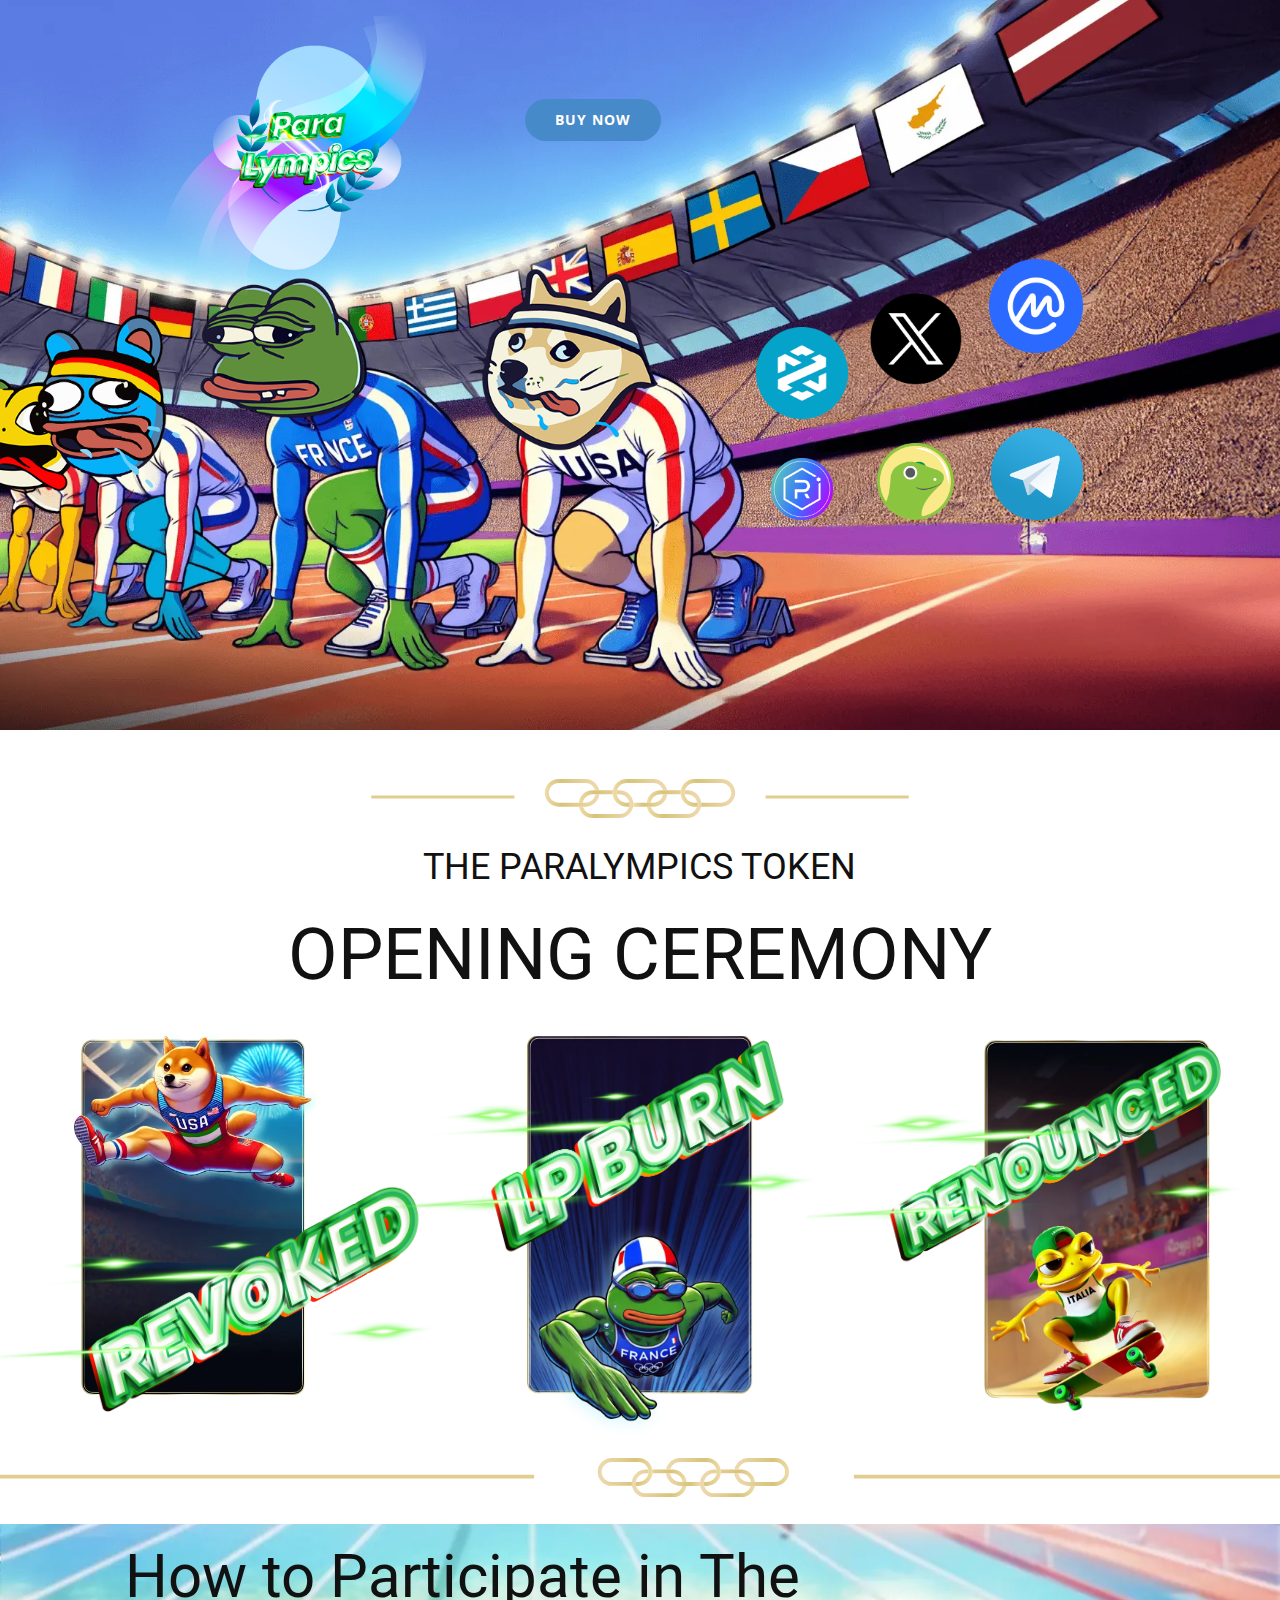
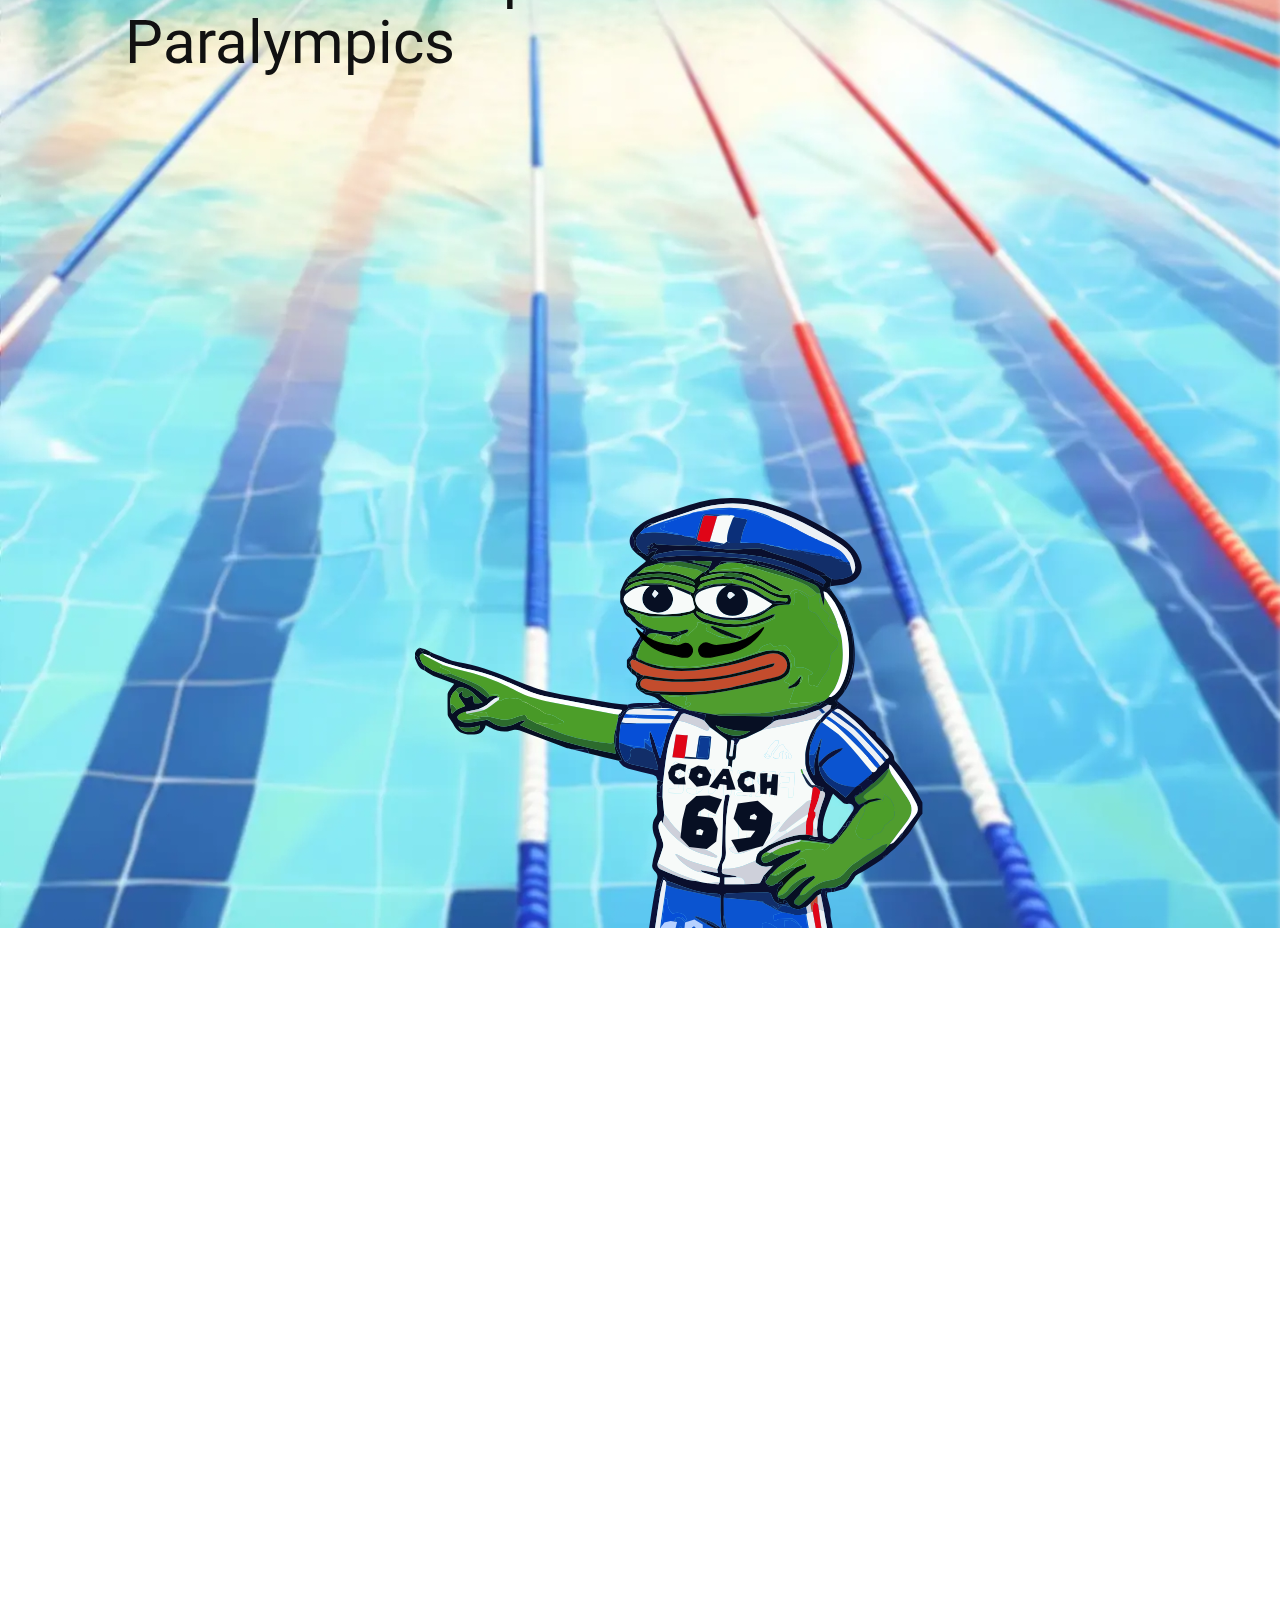
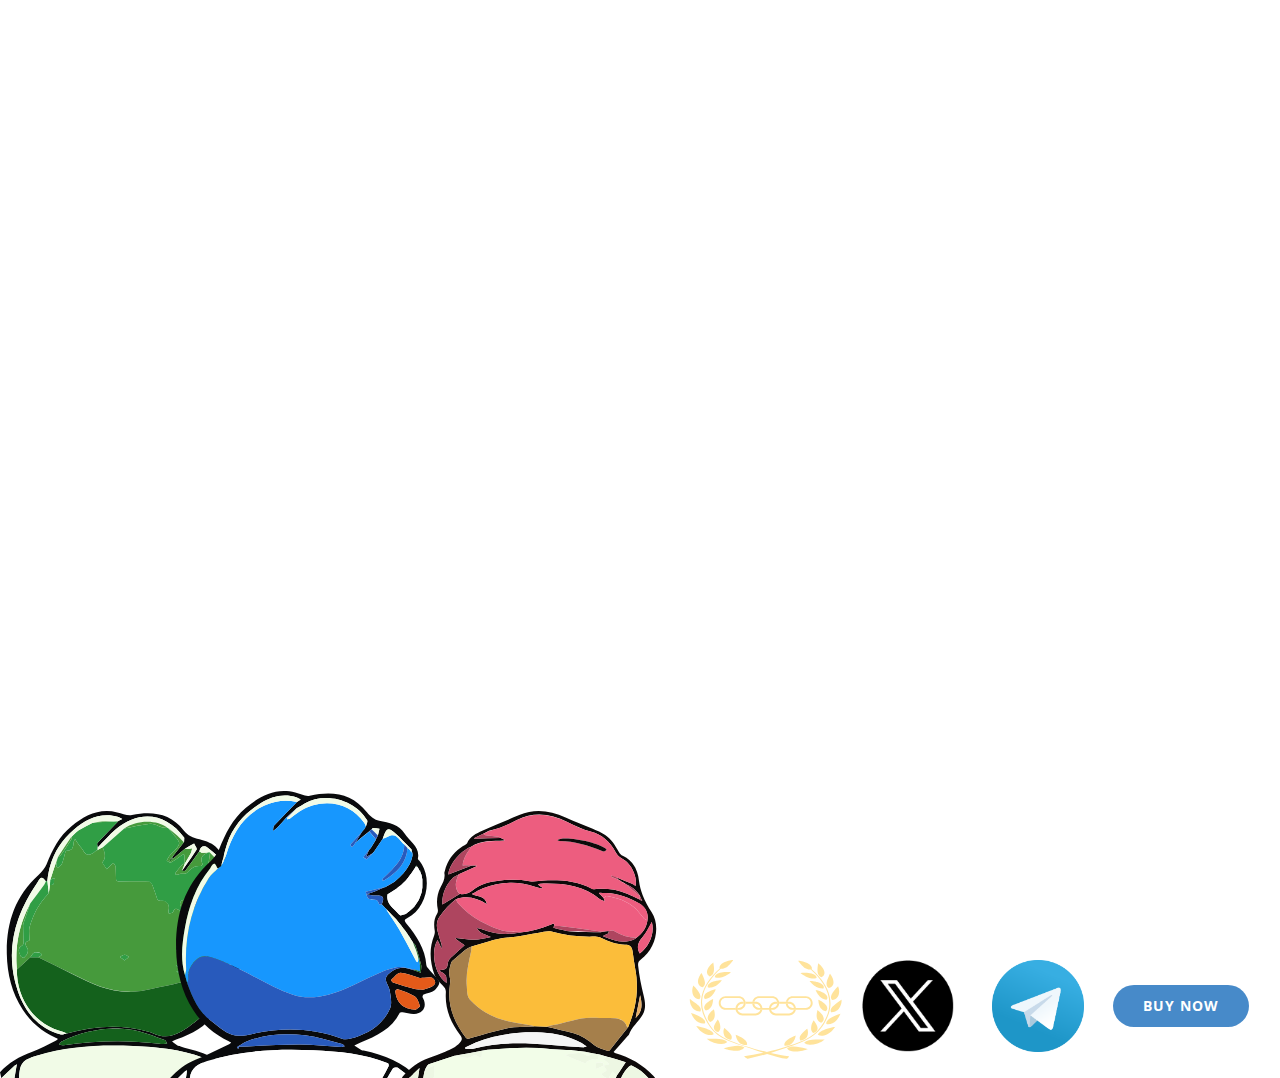
<file: es/PARALYMPICS.html>
<!DOCTYPE html>
<html style="font-size: 16px;" lang="es"><head>
    <meta name="viewport" content="width=device-width, initial-scale=1.0">
    <meta charset="utf-8">
    <meta name="keywords" content="tokenomics, Roadmap, How to buy​">
    <meta name="description" content="">
    <title></title>
    <link rel="stylesheet" href="../nicepage.css" media="screen">
<link rel="stylesheet" href="../PARALYMPICS.css" media="screen">
    <script class="u-script" type="text/javascript" src="../jquery.js" defer=""></script>
    <script class="u-script" type="text/javascript" src="../nicepage.js" defer=""></script>
    <meta name="generator" content="Nicepage 6.7.6, nicepage.com">
    <link id="u-theme-google-font" rel="stylesheet" href="https://fonts.googleapis.com/css?family=Roboto:100,100i,300,300i,400,400i,500,500i,700,700i,900,900i|Open+Sans:300,300i,400,400i,500,500i,600,600i,700,700i,800,800i">
    
    
    
    
    
    
    <script type="application/ld+json">{
		"@context": "http://schema.org",
		"@type": "Organization",
		"name": "PARALYMPICS"
}</script>
    <meta name="theme-color" content="#478ac9">
    <meta property="og:title" content="PARALYMPICS">
    <meta property="og:description" content="THE PARALYMPICS TOKEN ">
    <meta property="og:type" content="website">
  </head>
  <body data-path-to-root="../" data-include-products="false" class="u-body u-xl-mode" data-lang="es">
    <section class="u-clearfix u-hidden-md u-hidden-sm u-white u-section-1" id="sec-c668">
      <img class="u-expanded-width u-image u-image-default u-image-1" src="../images/JAGLB4JAr7TH.png" alt="" data-image-width="1920" data-image-height="1000">
      <img class="u-image u-image-contain u-image-default u-preserve-proportions u-image-2" src="../images/pIxfX8z30qij.png" alt="" data-image-width="250" data-image-height="250" data-href="https://x.com" data-target="_blank">
      <img class="u-hidden-xs u-image u-image-contain u-image-default u-preserve-proportions u-image-3" src="../images/0U2Pv58dZBvj.png" alt="" data-image-width="512" data-image-height="512" data-href="https://coinmarketcap.com" data-target="_blank">
      <img class="u-hidden-xs u-image u-image-contain u-image-default u-preserve-proportions u-image-4" src="../images/TUzji2HEjnId.png" alt="" data-image-width="250" data-image-height="250" data-href="https://www.coingecko.com" data-target="_blank">
      <img class="u-image u-image-contain u-image-default u-preserve-proportions u-image-5" src="../images/ILdD3Cn7EWu5.png" alt="" data-image-width="2500" data-image-height="2500" data-href="https://web.telegram.org/a/" data-target="_blank">
      <img class="u-hidden-xs u-image u-image-contain u-image-default u-preserve-proportions u-image-6" src="../images/zyBM1lSh2uat.png" alt="" data-image-width="512" data-image-height="512" data-href="https://www.dextools.io" data-target="_blank">
      <img class="u-hidden-xs u-image u-image-contain u-image-default u-preserve-proportions u-image-7" src="../images/Raydium-Round-Logo-PNG.png" alt="" data-image-width="3000" data-image-height="3000" data-href="https://raydium.io" data-target="_blank">
      <img class="u-image u-image-contain u-image-default u-preserve-proportions u-image-8" src="../images/5460735.png" alt="" data-image-width="500" data-image-height="500">
      <a href="https://raydium.io" class="u-btn u-btn-round u-button-style u-hover-palette-1-light-1 u-palette-1-base u-radius u-btn-1" target="_blank">BUY NOW</a>
    </section>
    <section class="u-clearfix u-hidden-md u-hidden-sm u-white u-section-2" id="sec-f2eb">
      <div class="u-align-left u-border-5 u-border-palette-2-base u-container-style u-expanded-width u-group u-palette-2-dark-3 u-radius u-shape-round u-group-1" data-animation-name="customAnimationIn" data-animation-duration="1500" data-animation-delay="500" data-animation-direction="">
        <div class="u-container-layout u-container-layout-1">
          <p class="u-align-center u-large-text u-text u-text-variant u-text-1">​contract: ​xxxxxxxxxxxxxxxxxxxxxxxxxxxxxxxxxxx</p>
        </div>
      </div>
      <img class="u-image u-image-contain u-image-default u-image-1" src="../images/8y1AQsAAVrQQ.svg" alt="" data-image-width="372" data-image-height="27">
      <h1 class="u-text u-text-2">​THE PARALYMPICS TOKEN</h1>
      <h1 class="u-align-left-lg u-align-left-md u-align-left-sm u-align-left-xl u-text u-text-default u-text-3">​OPENING CEREMONY</h1>
      <img class="u-image u-image-default u-image-2" src="../images/80I4pAtXm1ja.webp" alt="" data-image-width="430" data-image-height="676">
      <img class="u-image u-image-default u-image-3" src="../images/CPk6Fs41cqBl.webp" alt="" data-image-width="588" data-image-height="1058">
      <img class="u-image u-image-default u-image-4" src="../images/L6YXvXe6DwbD.webp" alt="" data-image-width="588" data-image-height="965">
      <img class="u-image u-image-contain u-image-default u-image-5" src="../images/driver_text_effASCDXASCect.png" alt="" data-image-width="2000" data-image-height="1250">
      <img class="u-image u-image-contain u-image-default u-image-6" src="../images/driver_ZXCZXCtext_effect.png" alt="" data-image-width="2000" data-image-height="1250">
      <img class="u-image u-image-contain u-image-default u-image-7" src="../images/driver_tZXCZXext_effect.png" alt="" data-image-width="2000" data-image-height="1250"><span class="u-icon u-icon-1"><svg class="u-svg-link" preserveAspectRatio="xMidYMin slice" viewBox="0 0 1139 21" style=""><use xmlns:xlink="http://www.w3.org/1999/xlink" xlink:href="#svg-e21e"></use></svg><svg xmlns="http://www.w3.org/2000/svg" xmlns:xlink="http://www.w3.org/1999/xlink" version="1.1" xml:space="preserve" class="u-svg-content" viewBox="0 0 1139 21" id="svg-e21e" fill="none"><line x1="655" y1="10" x2="1139" y2="10" stroke="#E1CD90" stroke-width="2"></line><line y1="10" x2="484" y2="10" stroke="#E1CD90" stroke-width="2"></line><path d="M538.38 13.5462C538.38 13.285 538.399 13.0298 538.435 12.7808H536.291C536.266 13.0298 536.254 13.285 536.254 13.5462C536.254 14.0139 536.297 14.4695 536.382 14.9069H538.563C538.447 14.4695 538.386 14.0139 538.386 13.5462H538.38Z" fill="url(#paint0_linear_261_3534)"></path><path d="M547.359 7.45355C547.359 7.70869 547.346 7.96382 547.322 8.21288C546.939 11.967 543.762 14.9071 539.905 14.9071H538.563C538.447 14.4697 538.386 14.0141 538.386 13.5464C538.386 13.0786 538.405 13.0301 538.441 12.781H539.905C542.584 12.781 544.807 10.7946 545.178 8.21288C545.214 7.96382 545.233 7.70869 545.233 7.45355C545.233 6.97973 545.172 6.52414 545.056 6.08677C544.455 3.80878 542.371 2.12004 539.905 2.12004H525.454C522.513 2.12004 520.126 4.51344 520.126 7.44748C520.126 10.3815 522.52 12.7749 525.454 12.7749H536.291C536.266 13.024 536.254 13.2791 536.254 13.5403C536.254 14.0081 536.297 14.4637 536.382 14.901H525.454C521.347 14.9132 518 11.5661 518 7.45355C518 3.34104 521.347 0 525.454 0H539.899C543.544 0 546.587 2.63031 547.231 6.09284C547.31 6.53629 547.359 6.99188 547.359 7.45963V7.45355Z" fill="url(#paint1_linear_261_3534)"></path><path d="M558.159 18.874H543.714C541.248 18.874 539.164 17.1852 538.563 14.9073C538.447 14.4699 538.386 14.0143 538.386 13.5465C538.386 13.0788 538.405 13.0302 538.441 12.7811C538.812 10.1994 541.035 8.21303 543.714 8.21303H545.178C545.214 7.96397 545.232 7.70884 545.232 7.4537C545.232 6.97988 545.172 6.52429 545.056 6.08691H543.714C539.863 6.08691 536.679 9.02703 536.297 12.7811C536.272 13.0302 536.26 13.2853 536.26 13.5465C536.26 14.0143 536.303 14.4699 536.388 14.9073C537.032 18.3698 540.075 21.0001 543.72 21.0001H558.165C561.81 21.0001 564.853 18.3698 565.497 14.9073H563.317C562.715 17.1852 560.632 18.874 558.165 18.874H558.159ZM547.322 8.21303H558.159C560.838 8.21303 563.061 10.1994 563.432 12.7811H565.576C565.194 9.02703 562.011 6.08691 558.159 6.08691H547.237C547.316 6.53036 547.365 6.98596 547.365 7.4537C547.365 7.92145 547.353 7.96397 547.328 8.21303H547.322Z" fill="url(#paint2_linear_261_3534)"></path><path d="M594.668 18.874H580.222C577.756 18.874 575.672 17.1852 575.071 14.9073C574.956 14.4699 574.895 14.0143 574.895 13.5465C574.895 13.0788 574.913 13.0302 574.95 12.7811C575.32 10.1994 577.543 8.21303 580.222 8.21303H581.686C581.723 7.96397 581.741 7.70884 581.741 7.4537C581.741 6.97988 581.68 6.52429 581.565 6.08691H580.222C576.371 6.08691 573.188 9.02703 572.805 12.7811C572.781 13.0302 572.769 13.2853 572.769 13.5465C572.769 14.0143 572.811 14.4699 572.896 14.9073C573.54 18.3698 576.584 21.0001 580.228 21.0001H594.674C598.319 21.0001 601.362 18.3698 602.006 14.9073H599.825C599.224 17.1852 597.14 18.874 594.674 18.874H594.668ZM583.831 8.21303H594.668C597.347 8.21303 599.57 10.1994 599.94 12.7811H602.085C601.702 9.02703 598.519 6.08691 594.668 6.08691H583.746C583.825 6.53036 583.873 6.98596 583.873 7.4537C583.873 7.92145 583.861 7.96397 583.837 8.21303H583.831Z" fill="url(#paint3_linear_261_3534)"></path><path d="M583.867 7.45355C583.867 7.70869 583.855 7.96382 583.831 8.21288C583.448 11.967 580.265 14.9071 576.414 14.9071H575.071C574.956 14.4697 574.895 14.0141 574.895 13.5464C574.895 13.0786 574.913 13.0301 574.95 12.781H576.414C579.093 12.781 581.316 10.7946 581.686 8.21288C581.723 7.96382 581.741 7.70869 581.741 7.45355C581.741 6.97973 581.68 6.52414 581.565 6.08677C580.964 3.80878 578.88 2.12004 576.414 2.12004H561.968C559.502 2.12004 557.418 3.80271 556.817 6.08677H554.636C555.28 2.63031 558.323 0 561.968 0H576.414C580.058 0 583.102 2.63031 583.746 6.09284C583.825 6.53629 583.873 6.99188 583.873 7.45963L583.867 7.45355Z" fill="url(#paint4_linear_261_3534)"></path><path d="M572.769 13.5464C572.769 14.0142 572.811 14.4697 572.896 14.9071H561.974C558.117 14.9071 554.94 11.967 554.557 8.21289H556.701C557.072 10.7946 559.295 12.781 561.974 12.781H572.811C572.787 13.0301 572.775 13.2852 572.775 13.5464H572.769Z" fill="url(#paint5_linear_261_3534)"></path><path d="M620.375 7.45355C620.375 11.5661 617.028 14.9071 612.922 14.9071H598.476C594.625 14.9071 591.442 11.967 591.059 8.21288H593.204C593.574 10.7946 595.798 12.781 598.476 12.781H612.922C615.862 12.781 618.249 10.3937 618.249 7.45355C618.249 4.51344 615.856 2.12612 612.922 2.12612H598.476C596.01 2.12612 593.927 3.80878 593.325 6.09284H591.144C591.788 2.63031 594.832 0 598.476 0H612.922C617.034 0 620.375 3.34711 620.375 7.45355Z" fill="url(#paint6_linear_261_3534)"></path><defs><linearGradient id="paint0_linear_261_3534" x1="534.901" y1="12.882" x2="544.087" y2="12.9854" gradientUnits="userSpaceOnUse"><stop stop-color="#FFF3C7"></stop><stop offset="0.0397482" stop-color="#B1995A"></stop><stop offset="0.16" stop-color="#EED9AE"></stop><stop offset="0.325" stop-color="#D7C379"></stop><stop offset="0.45" stop-color="#FFEDCA"></stop><stop offset="0.535465" stop-color="#FFFAEB"></stop><stop offset="0.62" stop-color="#C4B270"></stop><stop offset="0.81" stop-color="#FFEDAA"></stop><stop offset="0.917701" stop-color="#FFF8DD"></stop><stop offset="1" stop-color="#AF9D5A"></stop>
</linearGradient><linearGradient id="paint1_linear_261_3534" x1="500.794" y1="0.709858" x2="617.591" y2="3.09562" gradientUnits="userSpaceOnUse"><stop stop-color="#FFF3C7"></stop><stop offset="0.0397482" stop-color="#B1995A"></stop><stop offset="0.16" stop-color="#EED9AE"></stop><stop offset="0.325" stop-color="#D7C379"></stop><stop offset="0.45" stop-color="#FFEDCA"></stop><stop offset="0.535465" stop-color="#FFFAEB"></stop><stop offset="0.62" stop-color="#C4B270"></stop><stop offset="0.81" stop-color="#FFEDAA"></stop><stop offset="0.917701" stop-color="#FFF8DD"></stop><stop offset="1" stop-color="#AF9D5A"></stop>
</linearGradient><linearGradient id="paint2_linear_261_3534" x1="519.079" y1="6.79706" x2="635.707" y2="9.17495" gradientUnits="userSpaceOnUse"><stop stop-color="#FFF3C7"></stop><stop offset="0.0397482" stop-color="#B1995A"></stop><stop offset="0.16" stop-color="#EED9AE"></stop><stop offset="0.325" stop-color="#D7C379"></stop><stop offset="0.45" stop-color="#FFEDCA"></stop><stop offset="0.535465" stop-color="#FFFAEB"></stop><stop offset="0.62" stop-color="#C4B270"></stop><stop offset="0.81" stop-color="#FFEDAA"></stop><stop offset="0.917701" stop-color="#FFF8DD"></stop><stop offset="1" stop-color="#AF9D5A"></stop>
</linearGradient><linearGradient id="paint3_linear_261_3534" x1="555.587" y1="6.79706" x2="672.215" y2="9.17495" gradientUnits="userSpaceOnUse"><stop stop-color="#FFF3C7"></stop><stop offset="0.0397482" stop-color="#B1995A"></stop><stop offset="0.16" stop-color="#EED9AE"></stop><stop offset="0.325" stop-color="#D7C379"></stop><stop offset="0.45" stop-color="#FFEDCA"></stop><stop offset="0.535465" stop-color="#FFFAEB"></stop><stop offset="0.62" stop-color="#C4B270"></stop><stop offset="0.81" stop-color="#FFEDAA"></stop><stop offset="0.917701" stop-color="#FFF8DD"></stop><stop offset="1" stop-color="#AF9D5A"></stop>
</linearGradient><linearGradient id="paint4_linear_261_3534" x1="537.501" y1="0.709858" x2="653.815" y2="3.07593" gradientUnits="userSpaceOnUse"><stop stop-color="#FFF3C7"></stop><stop offset="0.0397482" stop-color="#B1995A"></stop><stop offset="0.16" stop-color="#EED9AE"></stop><stop offset="0.325" stop-color="#D7C379"></stop><stop offset="0.45" stop-color="#FFEDCA"></stop><stop offset="0.535465" stop-color="#FFFAEB"></stop><stop offset="0.62" stop-color="#C4B270"></stop><stop offset="0.81" stop-color="#FFEDAA"></stop><stop offset="0.917701" stop-color="#FFF8DD"></stop><stop offset="1" stop-color="#AF9D5A"></stop>
</linearGradient><linearGradient id="paint5_linear_261_3534" x1="543.809" y1="8.53166" x2="616.739" y2="10.6039" gradientUnits="userSpaceOnUse"><stop stop-color="#FFF3C7"></stop><stop offset="0.0397482" stop-color="#B1995A"></stop><stop offset="0.16" stop-color="#EED9AE"></stop><stop offset="0.325" stop-color="#D7C379"></stop><stop offset="0.45" stop-color="#FFEDCA"></stop><stop offset="0.535465" stop-color="#FFFAEB"></stop><stop offset="0.62" stop-color="#C4B270"></stop><stop offset="0.81" stop-color="#FFEDAA"></stop><stop offset="0.917701" stop-color="#FFF8DD"></stop><stop offset="1" stop-color="#AF9D5A"></stop>
</linearGradient><linearGradient id="paint6_linear_261_3534" x1="573.878" y1="0.709858" x2="690.506" y2="3.08872" gradientUnits="userSpaceOnUse"><stop stop-color="#FFF3C7"></stop><stop offset="0.0397482" stop-color="#B1995A"></stop><stop offset="0.16" stop-color="#EED9AE"></stop><stop offset="0.325" stop-color="#D7C379"></stop><stop offset="0.45" stop-color="#FFEDCA"></stop><stop offset="0.535465" stop-color="#FFFAEB"></stop><stop offset="0.62" stop-color="#C4B270"></stop><stop offset="0.81" stop-color="#FFEDAA"></stop><stop offset="0.917701" stop-color="#FFF8DD"></stop><stop offset="1" stop-color="#AF9D5A"></stop>
</linearGradient>
</defs></svg></span>
    </section>
    <section class="u-clearfix u-hidden-md u-hidden-sm u-image u-section-3" id="sec-0ed5" data-image-width="1441" data-image-height="1168">
      <div class="u-clearfix u-sheet u-valign-bottom-xl u-sheet-1">
        <h1 class="u-text u-text-default-xl u-text-1">​How to Participate in The Paralympics&nbsp;</h1>
        <div class="u-align-left u-expanded-width u-list u-list-1">
          <div class="u-repeater u-repeater-1">
            <div class="u-align-center u-border-3 u-border-no-bottom u-border-no-left u-border-no-right u-border-palette-2-base u-container-align-left u-container-style u-hover-feature u-list-item u-palette-2-dark-3 u-radius u-repeater-item u-shape-round u-list-item-1" data-animation-name="customAnimationIn" data-animation-duration="1500" data-animation-delay="500">
              <div class="u-container-layout u-similar-container u-container-layout-1">
                <h3 class="u-align-left u-text u-text-2">​Create a wallet</h3>
                <p class="u-align-left u-text u-text-3">​download phantom wallet from phantom.app or your wallet of choice from chromewebstore.</p>
              </div>
            </div>
            <div class="u-align-center u-border-3 u-border-no-bottom u-border-no-left u-border-no-right u-border-palette-2-base u-container-align-left u-container-style u-hover-feature u-list-item u-palette-2-dark-3 u-radius u-repeater-item u-shape-round u-list-item-2" data-animation-name="customAnimationIn" data-animation-duration="1000">
              <div class="u-container-layout u-similar-container u-container-layout-2">
                <h3 class="u-align-left u-text u-text-4">​Get Some SOL</h3>
                <p class="u-align-left u-text u-text-5">​have SOL in your wallet to switch to $​One Pepe. If you don’t have any SOL, transfer from another wallet, or buy on another exchange and send it to your wallet.</p>
              </div>
            </div>
            <div class="u-align-center u-border-3 u-border-no-bottom u-border-no-left u-border-no-right u-border-palette-2-base u-container-align-left u-container-style u-hover-feature u-list-item u-palette-2-dark-3 u-radius u-repeater-item u-shape-round u-list-item-3" data-animation-name="customAnimationIn" data-animation-duration="1000">
              <div class="u-container-layout u-similar-container u-container-layout-3">
                <h3 class="u-align-left u-text u-text-6">​Go to raydium</h3>
                <p class="u-align-left u-text u-text-7">​connect to Raydium. <a href="https://raydium.io" target="_blank" rel="noopener" class="OYPEnA font-feature-calt-off font-feature-clig-off font-feature-liga-off text-decoration-underline text-strikethrough-none u-active-none u-border-none u-btn u-button-style u-hover-none u-none u-text-palette-1-base u-btn-1" style="background-image: none; padding-top: 0; padding-bottom: 0; padding-left: 0; padding-right: 0">Get Some SOLhave SOL in your wallet to switch to $​One Pepe.</a><a href="https://raydium.io" target="_blank" rel="noopener" class="OYPEnA font-feature-calt-off font-feature-clig-off font-feature-liga-off text-decoration-underline text-strikethrough-none u-active-none u-border-none u-btn u-button-style u-hover-none u-none u-text-palette-1-base white-space-prewrap u-btn-2" style="background-image: none; padding-top: 0; padding-bottom: 0; padding-left: 0; padding-right: 0"> </a><a href="https://raydium.io" target="_blank" rel="noopener" class="OYPEnA font-feature-calt-off font-feature-clig-off font-feature-liga-off text-decoration-underline text-strikethrough-none u-active-none u-border-none u-btn u-button-style u-hover-none u-none u-text-palette-1-base u-btn-3" style="background-image: none; padding-top: 0; padding-bottom: 0; padding-left: 0; padding-right: 0">If you don’t have any SOL, transfer from another wallet,</a><a href="https://raydium.io" target="_blank" rel="noopener" class="OYPEnA font-feature-calt-off font-feature-clig-off font-feature-liga-off text-decoration-underline text-strikethrough-none u-active-none u-border-none u-btn u-button-style u-hover-none u-none u-text-palette-1-base white-space-prewrap u-btn-4" style="background-image: none; padding-top: 0; padding-bottom: 0; padding-left: 0; padding-right: 0"> </a><a href="https://raydium.io" target="_blank" rel="noopener" class="OYPEnA font-feature-calt-off font-feature-clig-off font-feature-liga-off text-decoration-underline text-strikethrough-none u-active-none u-border-none u-btn u-button-style u-hover-none u-none u-text-palette-1-base u-btn-5" style="background-image: none; padding-top: 0; padding-bottom: 0; padding-left: 0; padding-right: 0">or buy on another exchange and send it to your wallet.</a> in google chrome or any browser you have the wallet in. Connect your wallet. Paste the $​One Pepe token address into raydium, select Mylittlepepe, and confirm. When raydium prompts you for a wallet signature, sign</p>
              </div>
            </div>
          </div>
        </div>
        <div class="custom-expanded u-list u-list-2">
          <div class="u-repeater u-repeater-2">
            <div class="u-align-center u-border-3 u-border-no-bottom u-border-no-left u-border-no-right u-border-palette-2-base u-container-align-left u-container-style u-hover-feature u-list-item u-palette-2-dark-3 u-radius u-repeater-item u-shape-round u-list-item-4" data-animation-name="customAnimationIn" data-animation-duration="1000">
              <div class="u-container-layout u-similar-container u-container-layout-4">
                <h3 class="u-align-left u-text u-text-8">​Switch SOL for $​One Pepe</h3>
                <p class="u-align-left u-text u-text-9">switch SOL for $​One Pepe. We have ZERO taxes so you don’t need to worry about buying with a specific slippage, although you may need to use slippage during times of market volatility.​</p>
              </div>
            </div>
          </div>
        </div>
        <img class="u-image u-image-contain u-image-default u-image-1" src="../images/VDnA9lgaNMWc.svg" alt="" data-image-width="386" data-image-height="327">
      </div>
      
      
      
      
      
      
      
    </section>
    <section class="u-clearfix u-hidden-md u-hidden-sm u-white u-section-4" id="sec-bace">
      <div class="u-clearfix u-custom-html u-expanded-width u-custom-html-1">
        <style>#dexscreener-embed{position:relative;width:100%;padding-bottom:125%;}@media(min-width:1400px){#dexscreener-embed{padding-bottom:65%;}}#dexscreener-embed iframe{position:absolute;width:100%;height:100%;top:0;left:0;border:0;}</style>
        <div id="dexscreener-embed">
          <iframe src="https://dexscreener.com/solana/FpCMFDFGYotvufJ7HrFHsWEiiQCGbkLCtwHiDnh7o28Q?embed=1&amp;theme=dark"></iframe>
        </div>
      </div>
      <img class="u-image u-image-default u-image-1" src="../images/RmJHsinOvUxD.svg" alt="" data-image-width="320" data-image-height="139">
      <a href="https://raydium.io" class="u-btn u-btn-round u-button-style u-hover-palette-1-light-1 u-palette-1-base u-radius u-btn-1" target="_blank">BUY NOW</a>
      <img class="u-image u-image-contain u-image-default u-preserve-proportions u-image-2" src="../images/ILdD3Cn7EWu5.png" alt="" data-image-width="2500" data-image-height="2500" data-href="https://web.telegram.org/a/" data-target="_blank">
      <img class="u-image u-image-contain u-image-default u-preserve-proportions u-image-3" src="../images/pIxfX8z30qij.png" alt="" data-image-width="250" data-image-height="250" data-href="https://x.com" data-target="_blank">
      <img class="u-image u-image-contain u-image-default u-preserve-proportions u-image-4" src="../images/mjL7kdhuPgff.svg" alt="" data-image-width="41" data-image-height="26">
    </section>  
</body></html>
</file>
